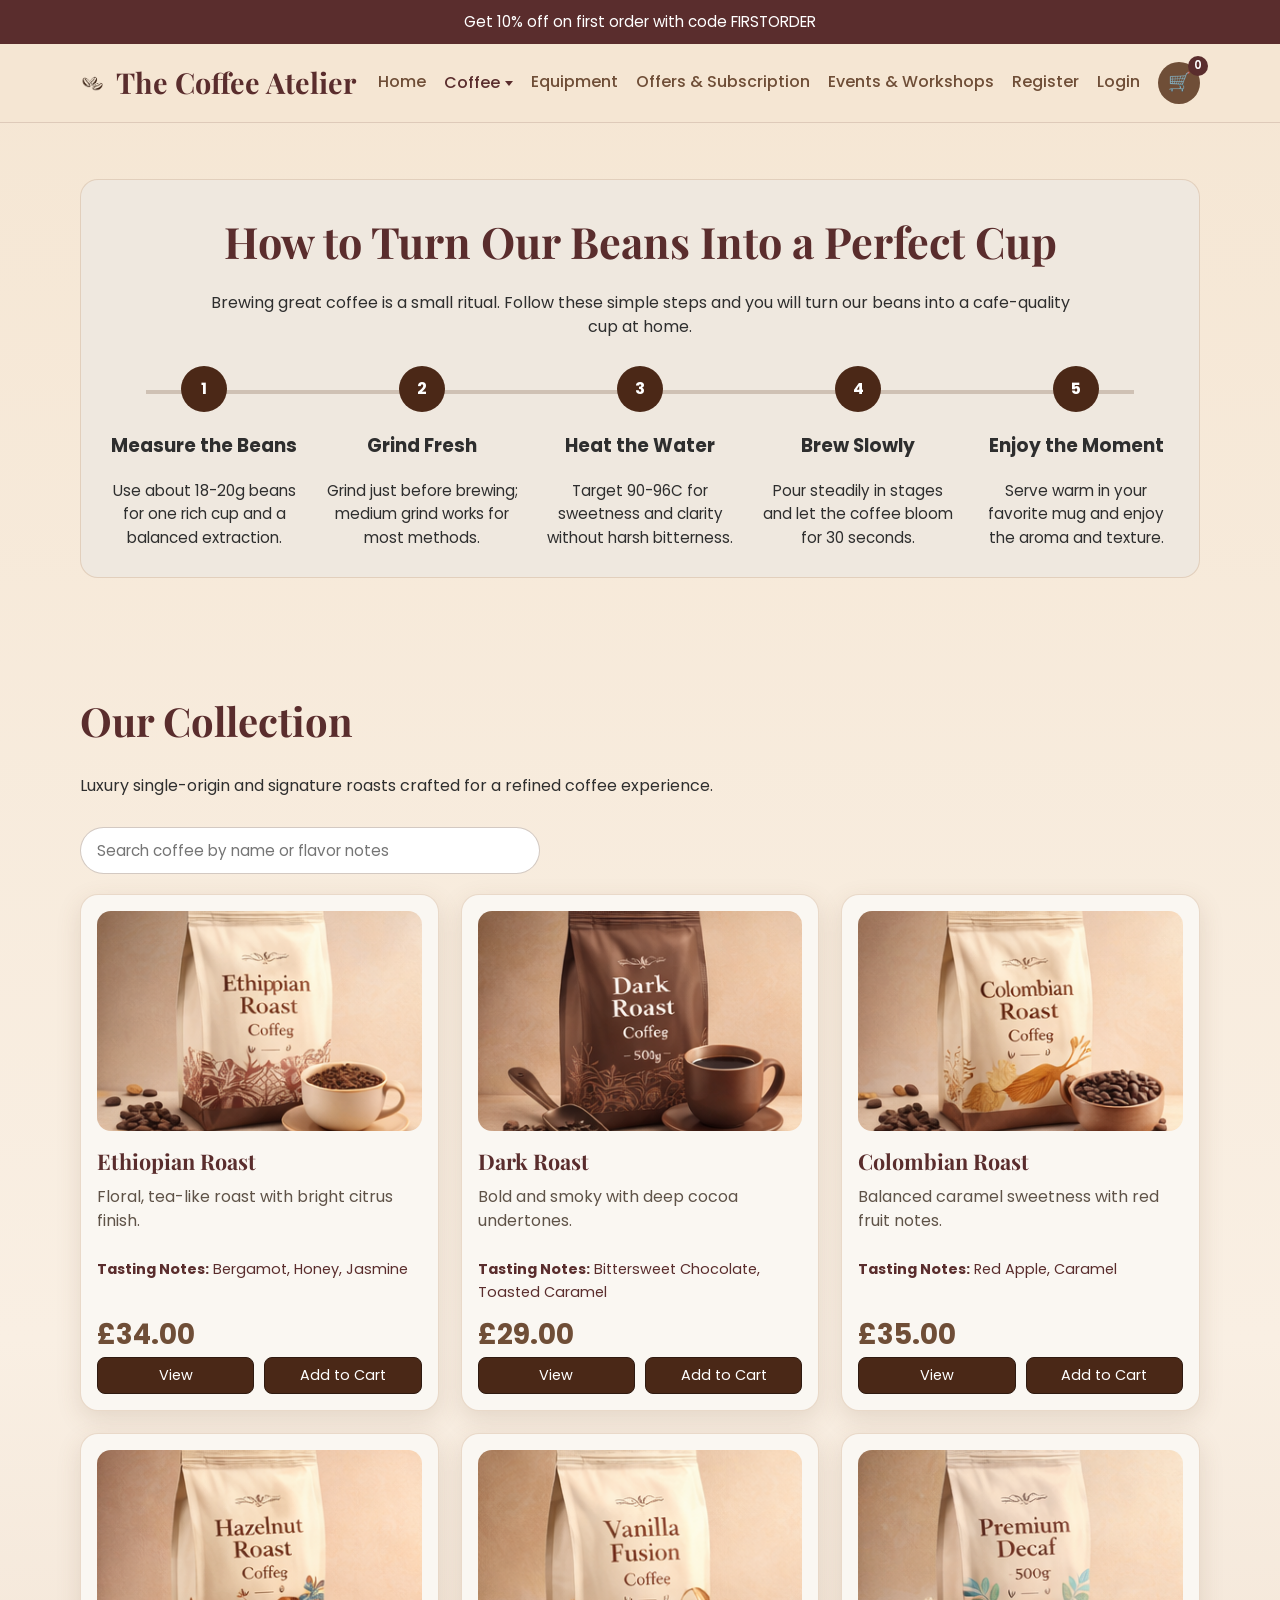
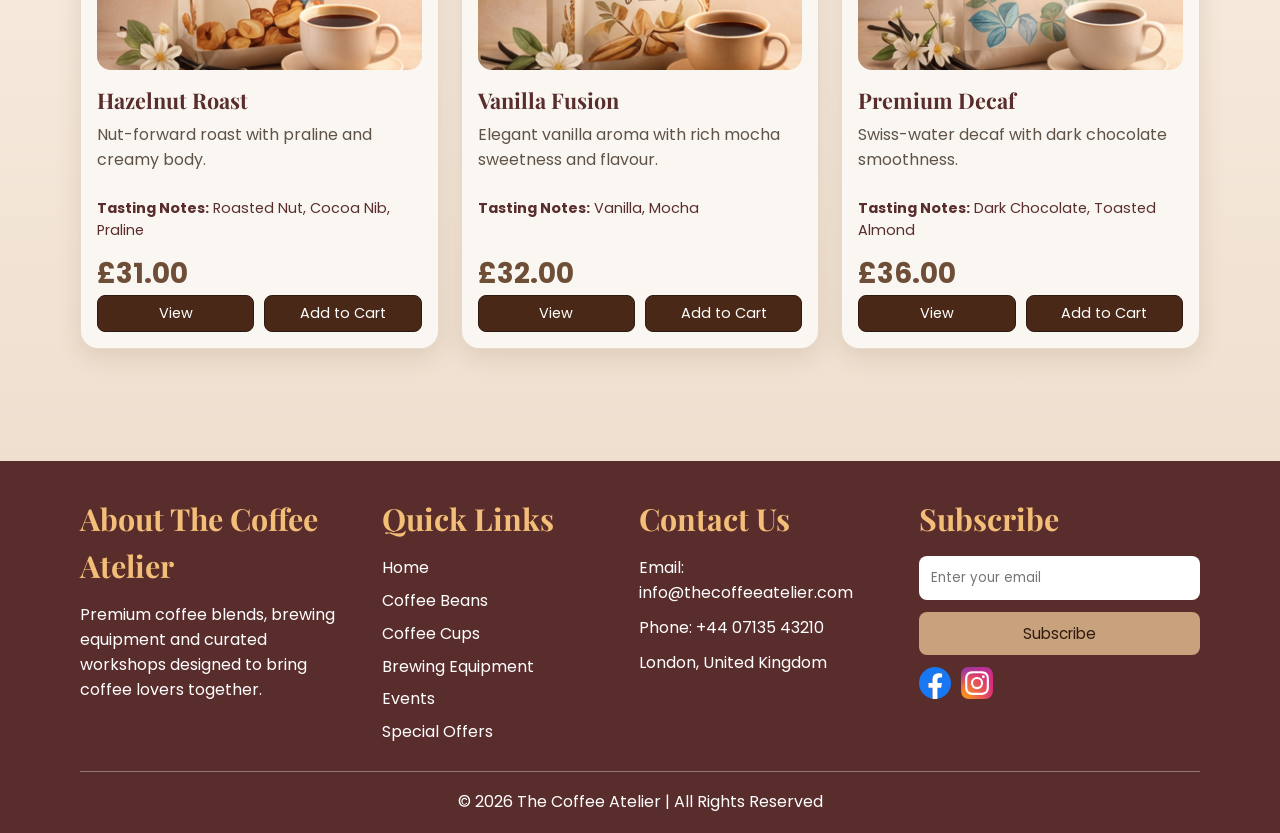
<file: beans.html>
<!DOCTYPE html>
<html lang="en">
<head>
  <meta charset="UTF-8">
  <meta name="viewport" content="width=device-width, initial-scale=1.0">
  <title>The Coffee Atelier | Coffee Beans</title>
  <link rel="preconnect" href="https://fonts.googleapis.com">
  <link rel="preconnect" href="https://fonts.gstatic.com" crossorigin>
  <link href="https://fonts.googleapis.com/css2?family=Great+Vibes&family=Playfair+Display:wght@500;700&family=Poppins:wght@300;400;500;600&display=swap" rel="stylesheet">
  <link rel="stylesheet" href="css/style.css">
</head>
<body>
  <div class="top-banner">Get 10% off on first order with code FIRSTORDER</div>
  <header class="site-header">
    <div class="container header-inner">
      <a class="logo" href="index.html"><img src="images/logo.png" alt="The Coffee Atelier logo"><span>The Coffee Atelier</span></a>
      <div class="nav-wrap">
        <nav class="site-nav">
          <a href="index.html">Home</a>
          <div class="nav-dropdown">
            <span class="nav-dropdown-toggle active">Coffee</span>
            <div class="nav-dropdown-menu">
              <a class="active" href="beans.html">Beans</a>
              <a href="coffee.html">Coffee</a>
            </div>
          </div>
          <a href="equipment.html">Equipment</a>
          <a href="offers.html">Offers &amp; Subscription</a>
          <a href="events.html">Events &amp; Workshops</a>
          <a href="signup.html">Register</a>
          <a href="login.html">Login</a>
        </nav>
        <a class="cart-link" href="cart.html" aria-label="Cart">
          <span>&#128722;</span>
          <span class="cart-badge" id="cartBadge">0</span>
        </a>
      </div>
    </div>
  </header>

  <main>
    <section>
      <div class="container">
        <div class="brew-section">
          <div class="brew-head">
            <h2>How to Turn Our Beans Into a Perfect Cup</h2>
            <p>Brewing great coffee is a small ritual. Follow these simple steps and you will turn our beans into a cafe-quality cup at home.</p>
          </div>
          <div class="brew-steps">
            <div class="brew-step">
              <div class="brew-step-number">1</div>
              <h3>Measure the Beans</h3>
              <p>Use about 18-20g beans for one rich cup and a balanced extraction.</p>
            </div>
            <div class="brew-step">
              <div class="brew-step-number">2</div>
              <h3>Grind Fresh</h3>
              <p>Grind just before brewing; medium grind works for most methods.</p>
            </div>
            <div class="brew-step">
              <div class="brew-step-number">3</div>
              <h3>Heat the Water</h3>
              <p>Target 90-96C for sweetness and clarity without harsh bitterness.</p>
            </div>
            <div class="brew-step">
              <div class="brew-step-number">4</div>
              <h3>Brew Slowly</h3>
              <p>Pour steadily in stages and let the coffee bloom for 30 seconds.</p>
            </div>
            <div class="brew-step">
              <div class="brew-step-number">5</div>
              <h3>Enjoy the Moment</h3>
              <p>Serve warm in your favorite mug and enjoy the aroma and texture.</p>
            </div>
          </div>
        </div>
      </div>
    </section>

    <section>
      <div class="container">
        <h1 class="section-title">Our Collection</h1>
        <p class="section-subtext">Luxury single-origin and signature roasts crafted for a refined coffee experience.</p>
        <div class="catalog-tools">
          <div class="catalog-search">
            <label for="coffeeSearch" class="sr-only">Search coffee products</label>
            <input id="coffeeSearch" class="search-input" type="search" placeholder="Search coffee by name or flavor notes" aria-label="Search coffee products">
          </div>
          <p id="coffeeSearchEmpty" class="search-empty" hidden>No coffee products match your search.</p>
        </div>
        <div class="collection-grid" id="coffeeGrid">
          <article class="card product-card product-card-horizontal" data-id="coffee-1" data-name="Ethiopian Roast" data-price="34.00" data-image="images/ethiopian-roast.png" data-short="Floral, tea-like roast with bright citrus finish." data-description="Our Ethiopian Roast is sourced from high-altitude heirloom varietals and roasted to highlight floral aromatics, bergamot brightness, and a delicate honey sweetness. It is elegant, clean, and layered for specialty drinkers." data-usage="Use 18g coffee to 300ml water at 93C. Ideal for pour-over and Chemex. Keep bloom at 30-40 seconds for maximum aroma.">
            <img src="images/ethiopian-roast.png" alt="Ethiopian Roast">
            <div class="card-content">
              <h2 class="product-title">Ethiopian Roast</h2>
              <p class="product-one-liner">Floral, tea-like roast with bright citrus finish.</p>
              <p class="tasting-notes"><strong>Tasting Notes:</strong> Bergamot, Honey, Jasmine</p>
              <p class="price">&pound;34.00</p>
              <div class="btn-row">
                <button class="btn btn-outline" data-action="view">View</button>
                <button class="btn btn-primary" data-action="add">Add to Cart</button>
              </div>
            </div>
          </article>

          <article class="card product-card product-card-horizontal" data-id="coffee-2" data-name="Dark Roast" data-price="29.00" data-image="images/dark-roast.png" data-short="Bold and smoky with deep cocoa undertones." data-description="Dark Roast is a premium full-bodied profile designed for intensity lovers. Expect rich bittersweet chocolate, toasted caramel, and a long, velvety finish that pairs beautifully with milk or as a short black." data-usage="Best for espresso or moka pot. Dose 18-20g for a 1:2 ratio shot in 26-30 seconds. For French press, use coarse grind and 4-minute steep.">
            <img src="images/dark-roast.png" alt="Dark Roast">
            <div class="card-content">
              <h2 class="product-title">Dark Roast</h2>
              <p class="product-one-liner">Bold and smoky with deep cocoa undertones.</p>
              <p class="tasting-notes"><strong>Tasting Notes:</strong> Bittersweet Chocolate, Toasted Caramel</p>
              <p class="price">&pound;29.00</p>
              <div class="btn-row">
                <button class="btn btn-outline" data-action="view">View</button>
                <button class="btn btn-primary" data-action="add">Add to Cart</button>
              </div>
            </div>
          </article>

          <article class="card product-card product-card-horizontal" data-id="coffee-3" data-name="Colombian Roast" data-price="35.00" data-image="images/colombian-roast.png" data-short="Balanced caramel sweetness with red fruit notes." data-description="Colombian Roast is selected from estate lots known for silky body and structured sweetness. This roast delivers red apple brightness, caramel depth, and a smooth finish suited for daily luxury brewing." data-usage="For V60, brew 20g to 320ml water at 92C. Medium grind, circular pours, and a total brew time near 2:45 for optimal clarity.">
            <img src="images/colombian-roast.png" alt="Colombian Roast">
            <div class="card-content">
              <h2 class="product-title">Colombian Roast</h2>
              <p class="product-one-liner">Balanced caramel sweetness with red fruit notes.</p>
              <p class="tasting-notes"><strong>Tasting Notes:</strong> Red Apple, Caramel</p>
              <p class="price">&pound;35.00</p>
              <div class="btn-row">
                <button class="btn btn-outline" data-action="view">View</button>
                <button class="btn btn-primary" data-action="add">Add to Cart</button>
              </div>
            </div>
          </article>

          <article class="card product-card product-card-horizontal" data-id="coffee-4" data-name="Hazelnut Roast" data-price="31.00" data-image="images/hazelnut-roast.png" data-short="Nut-forward roast with praline and creamy body." data-description="Hazelnut Roast is a dessert-like luxury blend with roasted nut character, cocoa nib accents, and a creamy mouthfeel. It is crafted for indulgent cups without overwhelming bitterness." data-usage="Works beautifully as latte base. Pull 18g espresso into 36g output, then pair with textured milk. Also ideal for AeroPress with medium-fine grind.">
            <img src="images/hazelnut-roast.png" alt="Hazelnut Roast">
            <div class="card-content">
              <h2 class="product-title">Hazelnut Roast</h2>
              <p class="product-one-liner">Nut-forward roast with praline and creamy body.</p>
              <p class="tasting-notes"><strong>Tasting Notes:</strong> Roasted Nut, Cocoa Nib, Praline</p>
              <p class="price">&pound;31.00</p>
              <div class="btn-row">
                <button class="btn btn-outline" data-action="view">View</button>
                <button class="btn btn-primary" data-action="add">Add to Cart</button>
              </div>
            </div>
          </article>

          <article class="card product-card product-card-horizontal" data-id="coffee-5" data-name="Vanilla Fusion" data-price="32.00" data-image="images/vanilla-fusion.png" data-short="Elegant vanilla aroma with rich mocha sweetness and flavour." data-description="Vanilla Fusion combines high-grade arabica with natural vanilla infusion for an aromatic, soft, and luxurious profile. It offers creamy sweetness, mocha depth, and smooth acidity for refined palates." data-usage="Ideal for slow drip or flat white. Use medium grind and 1:15 brew ratio. For milk coffee, keep extraction slightly longer for deeper sweetness.">
            <img src="images/vanilla-fusion.png" alt="Vanilla Fusion">
            <div class="card-content">
              <h2 class="product-title">Vanilla Fusion</h2>
              <p class="product-one-liner">Elegant vanilla aroma with rich mocha sweetness and flavour.</p>
              <p class="tasting-notes"><strong>Tasting Notes:</strong> Vanilla, Mocha</p>
              <p class="price">&pound;32.00</p>
              <div class="btn-row">
                <button class="btn btn-outline" data-action="view">View</button>
                <button class="btn btn-primary" data-action="add">Add to Cart</button>
              </div>
            </div>
          </article>

          <article class="card product-card product-card-horizontal" data-id="coffee-6" data-name="Premium Decaf" data-price="36.00" data-image="images/premium-decaf.png" data-short="Swiss-water decaf with dark chocolate smoothness." data-description="Premium Decaf uses a chemical-free process to retain aroma and complexity while removing caffeine. Expect dark chocolate, toasted almond, and a polished finish ideal for late-evening cups." data-usage="Brew as espresso, French press, or filter. Keep water at 92C and avoid over-extraction to preserve natural sweetness.">
            <img src="images/premium-decaf.png" alt="Premium Decaf">
            <div class="card-content">
              <h2 class="product-title">Premium Decaf</h2>
              <p class="product-one-liner">Swiss-water decaf with dark chocolate smoothness.</p>
              <p class="tasting-notes"><strong>Tasting Notes:</strong> Dark Chocolate, Toasted Almond</p>
              <p class="price">&pound;36.00</p>
              <div class="btn-row">
                <button class="btn btn-outline" data-action="view">View</button>
                <button class="btn btn-primary" data-action="add">Add to Cart</button>
              </div>
            </div>
          </article>
        </div>
      </div>
    </section>
  </main>

  <div class="modal-backdrop" id="productModal">
    <div class="modal">
      <div class="modal-header">
        <h3 class="modal-title" id="modalTitle">Product Details</h3>
        <button class="close-btn" id="closeModal">&times;</button>
      </div>
      <div class="modal-body">
        <img id="modalImage" src="images/logo.png" alt="">
        <div>
          <p id="modalDescription"></p>
          <p><strong>How to Use:</strong> <span id="modalUsage"></span></p>
          <p class="price" id="modalPrice"></p>
          <button class="btn btn-primary" id="modalAddBtn">Add to Cart</button>
        </div>
      </div>
    </div>
  </div>

  <footer class="site-footer">
    <div class="container footer-grid">
      <div>
        <h3>About The Coffee Atelier</h3>
        <p>Premium coffee blends, brewing equipment and curated workshops designed to bring coffee lovers together.</p>
      </div>
      <div>
        <h3>Quick Links</h3>
        <div class="footer-links">
          <a href="index.html">Home</a>
          <a href="beans.html">Coffee Beans</a>
          <a href="coffee.html">Coffee Cups</a>
          <a href="equipment.html">Brewing Equipment</a>
          <a href="events.html">Events</a>
          <a href="offers.html">Special Offers</a>
        </div>
      </div>
      <div>
        <h3>Contact Us</h3>
        <div class="footer-contact">
          <p>Email: info@thecoffeeatelier.com</p>
          <p>Phone: +44 07135 43210</p>
          <p>London, United Kingdom</p>
        </div>
      </div>
      <div>
        <h3>Subscribe</h3>
        <form class="footer-subscribe">
          <input type="email" placeholder="Enter your email" required>
          <button type="button" class="btn btn-gold" onclick="alert('Thanks for subscribing!')">Subscribe</button>
        </form>
        <div class="footer-social">
          <a class="social-icon" href="#" aria-label="Facebook"><img src="images/facebook.svg" alt="Facebook"></a>
          <a class="social-icon" href="#" aria-label="Instagram"><img src="images/instagram.svg" alt="Instagram"></a>
        </div>
      </div>
    </div>
    <div class="container footer-bottom">
      <p>&copy; 2026 The Coffee Atelier | All Rights Reserved</p>
    </div>
  </footer>

  <script src="js/atelier.js"></script>
  <script>
    function setResponsiveViewport() {
      document.documentElement.style.setProperty("--vh", `${window.innerHeight * 0.01}px`);
    }
    setResponsiveViewport();
    window.addEventListener("resize", setResponsiveViewport);

    function getCart() {
      return JSON.parse(sessionStorage.getItem("cartItems") || "[]");
    }
    function saveCart(cart) {
      Atelier.saveCart(cart);
    }
    function updateBadge() {
      const count = getCart().reduce((sum, item) => sum + item.qty, 0);
      document.getElementById("cartBadge").textContent = count;
    }

    function addToCart(product, qtyToAdd) {
      if (!Atelier.requireLogin()) return false;
      const qty = Number(qtyToAdd) > 0 ? Number(qtyToAdd) : 1;
      const cart = getCart();
      const existing = cart.find((item) => item.id === product.id);
      if (existing) existing.qty += qty;
      else cart.push({ ...product, qty });
      saveCart(cart);
      updateBadge();
      return true;
    }

    function getProductFromCard(card) {
      return {
        id: card.dataset.id,
        name: card.dataset.name,
        price: Number(card.dataset.price),
        image: card.dataset.image,
        description: card.dataset.description,
        usage: card.dataset.usage
      };
    }

    const coffeeGrid = document.getElementById("coffeeGrid");
    const coffeeSearch = document.getElementById("coffeeSearch");
    const coffeeSearchEmpty = document.getElementById("coffeeSearchEmpty");
    const modal = document.getElementById("productModal");
    const modalTitle = document.getElementById("modalTitle");
    const modalImage = document.getElementById("modalImage");
    const modalDescription = document.getElementById("modalDescription");
    const modalUsage = document.getElementById("modalUsage");
    const modalPrice = document.getElementById("modalPrice");
    const modalAddBtn = document.getElementById("modalAddBtn");
    let selectedProduct = null;

    coffeeGrid.addEventListener("click", (event) => {
      const target = event.target;
      const button = target.closest("button");
      const img = target.closest("img");
      
      if (!button && !img) return;

      const card = target.closest(".product-card");
      if (!card) return;

      const product = getProductFromCard(card);
      if (button && button.dataset.action === "add") {
        const qtyInput = card.querySelector(".mini-qty");
        addToCart(product, qtyInput ? qtyInput.value : 1);
        return;
      }

      if ((button && button.dataset.action === "view") || img) {
        selectedProduct = product;
        modalTitle.textContent = product.name;
        modalImage.src = product.image;
        modalImage.alt = product.name;
        modalDescription.textContent = product.description;
        modalUsage.textContent = product.usage;
        modalPrice.innerHTML = `&pound;${product.price.toFixed(2)}`;
        modal.classList.add("show");
      }
    });

    function filterCoffeeProducts(query) {
      const normalized = query.trim().toLowerCase();
      const cards = Array.from(coffeeGrid.querySelectorAll(".product-card"));
      let visibleCount = 0;

      cards.forEach((card) => {
        const name = (card.dataset.name || "").toLowerCase();
        const shortText = (card.dataset.short || "").toLowerCase();
        const description = (card.dataset.description || "").toLowerCase();
        const matches = !normalized || name.includes(normalized) || shortText.includes(normalized) || description.includes(normalized);

        card.style.display = matches ? "" : "none";
        if (matches) visibleCount += 1;
      });

      coffeeSearchEmpty.hidden = visibleCount > 0;
    }

    coffeeSearch.addEventListener("input", () => {
      filterCoffeeProducts(coffeeSearch.value);
    });

    modalAddBtn.addEventListener("click", () => {
      if (!selectedProduct) return;
      if (addToCart(selectedProduct, 1)) {
        modal.classList.remove("show");
      }
    });

    document.getElementById("closeModal").addEventListener("click", () => modal.classList.remove("show"));
    modal.addEventListener("click", (event) => {
      if (event.target === modal) modal.classList.remove("show");
    });

    updateBadge();
  </script>
</body>
</html>
</file>
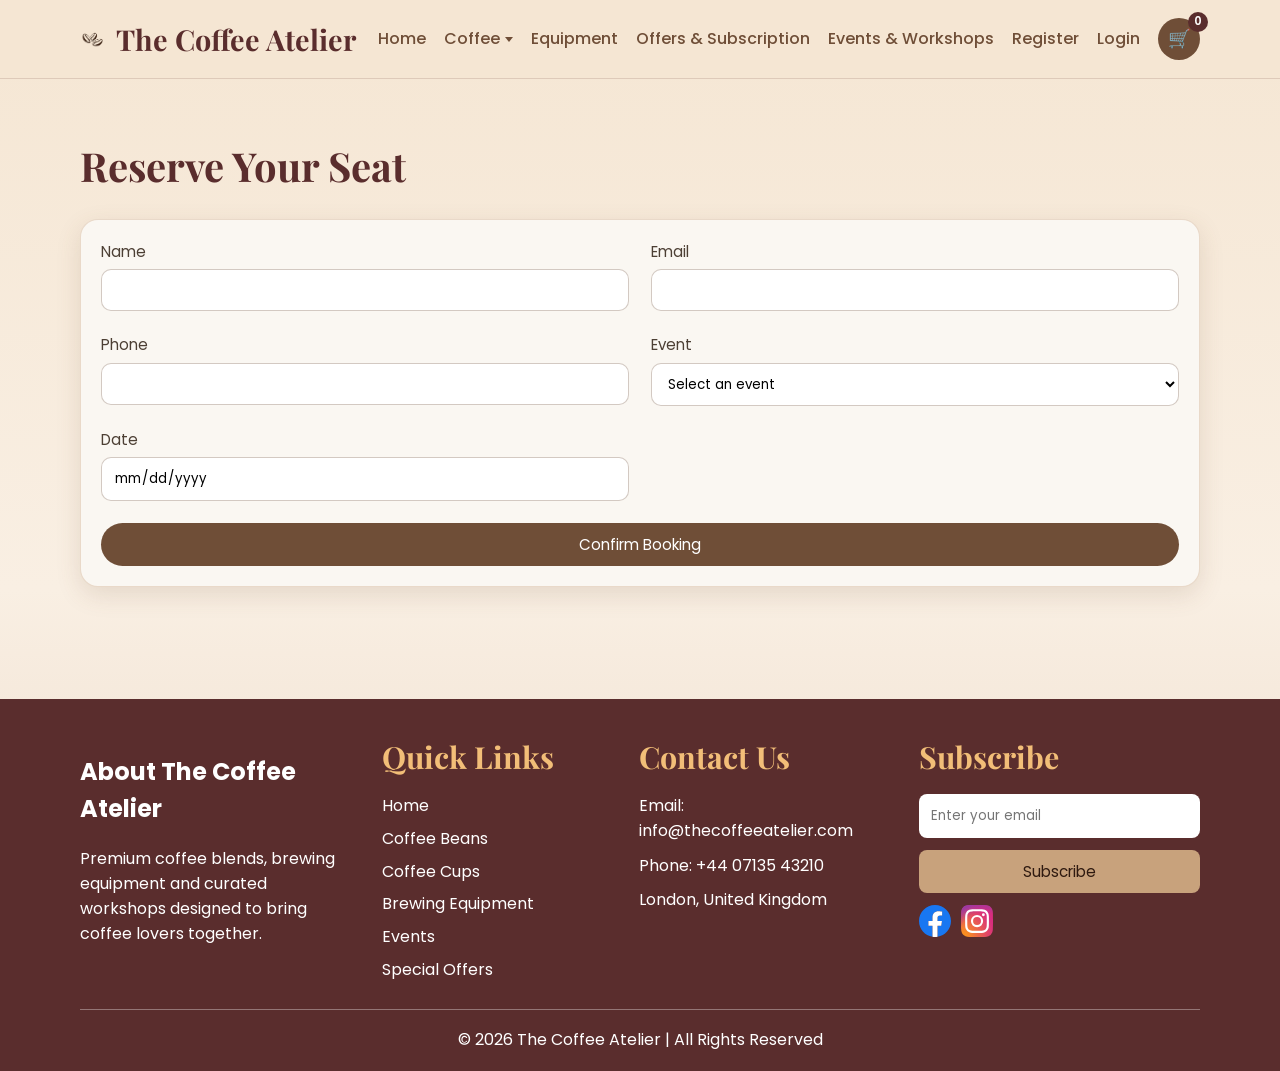
<file: booking.html>
<!DOCTYPE html>
<html lang="en">
<head>
  <meta charset="UTF-8">
  <meta name="viewport" content="width=device-width, initial-scale=1.0">
  <title>The Coffee Atelier | Booking</title>
  <link rel="preconnect" href="https://fonts.googleapis.com">
  <link rel="preconnect" href="https://fonts.gstatic.com" crossorigin>
  <link href="https://fonts.googleapis.com/css2?family=Great+Vibes&family=Playfair+Display:wght@500;700&family=Poppins:wght@300;400;500;600&display=swap" rel="stylesheet">
  <link rel="stylesheet" href="css/style.css">
</head>
<body>
  <header class="site-header">
    <div class="container header-inner">
      <a class="logo" href="index.html"><img src="images/logo.png" alt="The Coffee Atelier logo"><span>The Coffee Atelier</span></a>
      <div class="nav-wrap">
        <nav class="site-nav">
          <a href="index.html">Home</a>
          <div class="nav-dropdown">
            <span class="nav-dropdown-toggle">Coffee</span>
            <div class="nav-dropdown-menu">
              <a href="beans.html">Beans</a>
              <a href="coffee.html">Coffee</a>
            </div>
          </div>
          <a href="equipment.html">Equipment</a>
          <a href="offers.html">Offers &amp; Subscription</a>
          <a href="events.html">Events &amp; Workshops</a>
          <a href="signup.html">Register</a>
          <a href="login.html">Login</a>
        </nav>
        <a class="cart-link" href="cart.html" aria-label="Cart">
          <span>&#128722;</span>
          <span class="cart-badge" id="cartBadge">0</span>
        </a>
      </div>
    </div>
  </header>

  <main>
    <section>
      <div class="container">
        <h1 class="section-title">Reserve Your Seat</h1>
        <div class="form-card">
          <form id="bookingForm" class="form-grid">
            <div class="field">
              <label for="name">Name</label>
              <input id="name" type="text" required>
            </div>
            <div class="field">
              <label for="email">Email</label>
              <input id="email" type="email" required>
            </div>
            <div class="field">
              <label for="phone">Phone</label>
              <input id="phone" type="tel" required>
            </div>
            <div class="field">
              <label for="eventSelect">Event</label>
              <select id="eventSelect" required>
                <option value="">Select an event</option>
                <option value="Coffee Making Basics">Coffee Making Basics</option>
                <option value="Coffee Tasting Lab">Coffee Tasting Lab</option>
                <option value="Pour Over Masterclass">Pour Over Masterclass</option>
                <option value="Espresso Fundamentals">Espresso Fundamentals</option>
                <option value="Latte Art Workshop">Latte Art Workshop</option>
                <option value="Cold Brew and Iced Coffee Workshop">Cold Brew and Iced Coffee Workshop</option>
              </select>
            </div>
            <div class="field">
              <label for="eventDate">Date</label>
              <input id="eventDate" type="date" readonly>
            </div>
            <div class="field full">
              <button class="btn btn-primary" type="submit">Confirm Booking</button>
            </div>
          </form>
        </div>
      </div>
    </section>
  </main>

  <footer class="site-footer">
    <div class="container footer-grid">
      <div>
        <h2>About The Coffee Atelier</h2>
        <p>Premium coffee blends, brewing equipment and curated workshops designed to bring coffee lovers together.</p>
      </div>
      <div>
        <h3>Quick Links</h3>
        <div class="footer-links">
          <a href="index.html">Home</a>
          <a href="beans.html">Coffee Beans</a>
          <a href="coffee.html">Coffee Cups</a>
          <a href="equipment.html">Brewing Equipment</a>
          <a href="events.html">Events</a>
          <a href="offers.html">Special Offers</a>
        </div>
      </div>
      <div>
        <h3>Contact Us</h3>
        <div class="footer-contact">
          <p>Email: info@thecoffeeatelier.com</p>
          <p>Phone: +44 07135 43210</p>
          <p>London, United Kingdom</p>
        </div>
      </div>
      <div>
        <h3>Subscribe</h3>
        <form class="footer-subscribe">
          <input type="email" placeholder="Enter your email" required>
          <button type="button" class="btn btn-gold" onclick="alert('Thanks for subscribing!')">Subscribe</button>
        </form>
        <div class="footer-social">
          <a class="social-icon" href="#" aria-label="Facebook"><img src="images/facebook.svg" alt="Facebook"></a>
          <a class="social-icon" href="#" aria-label="Instagram"><img src="images/instagram.svg" alt="Instagram"></a>
        </div>
      </div>
    </div>
    <div class="container footer-bottom">
      <p>&copy; 2026 The Coffee Atelier | All Rights Reserved</p>
    </div>
  </footer>

  <script src="js/atelier.js"></script>
  <script>
    function setResponsiveViewport() {
      document.documentElement.style.setProperty("--vh", `${window.innerHeight * 0.01}px`);
    }
    setResponsiveViewport();
    window.addEventListener("resize", setResponsiveViewport);

    function getCart() {
      return JSON.parse(sessionStorage.getItem("cartItems") || "[]");
    }
    function saveCart(cart) {
      Atelier.saveCart(cart);
    }
    function updateBadge() {
      const count = getCart().reduce((sum, item) => sum + item.qty, 0);
      document.getElementById("cartBadge").textContent = count;
    }

    function addToCart(item) {
      if (!Atelier.requireLogin()) return false;
      const cart = getCart();
      const existing = cart.find((product) => product.id === item.id);
      if (existing) existing.qty += 1;
      else cart.push({ ...item, qty: 1 });
      saveCart(cart);
      updateBadge();
      return true;
    }

    const eventDates = {
      "Coffee Making Basics": "2026-04-08",
      "Coffee Tasting Lab": "2026-04-14",
      "Pour Over Masterclass": "2026-04-20",
      "Espresso Fundamentals": "2026-04-24",
      "Latte Art Workshop": "2026-04-27",
      "Cold Brew and Iced Coffee Workshop": "2026-05-02"
    };

    const eventImages = {
      "Coffee Making Basics": "images/events.jpg",
      "Coffee Tasting Lab": "images/tasting event.jpg",
      "Pour Over Masterclass": "images/Pour-over event.jpg",
      "Espresso Fundamentals": "images/espresso fundamentals.jpg",
      "Latte Art Workshop": "images/latte art.jpg",
      "Cold Brew and Iced Coffee Workshop": "images/cold brew black coffee.jpg"
    };

    const eventPrices = {
      "Coffee Making Basics": 45,
      "Coffee Tasting Lab": 52,
      "Pour Over Masterclass": 55,
      "Espresso Fundamentals": 58,
      "Latte Art Workshop": 60,
      "Cold Brew and Iced Coffee Workshop": 50
    };

    const eventSelect = document.getElementById("eventSelect");
    const eventDate = document.getElementById("eventDate");

    function syncDateField() {
      eventDate.value = eventDates[eventSelect.value] || "";
    }

    eventSelect.addEventListener("change", syncDateField);

    const params = new URLSearchParams(window.location.search);
    const eventParam = params.get("event");
    if (eventParam && eventDates[eventParam]) {
      eventSelect.value = eventParam;
      syncDateField();
    }

    document.getElementById("bookingForm").addEventListener("submit", (event) => {
      event.preventDefault();
      if (!Atelier.requireLogin()) return;
      const selectedEvent = eventSelect.value;
      if (!selectedEvent || !eventDates[selectedEvent]) {
        alert("Please choose a valid event.");
        return;
      }

      const bookingItem = {
        id: `event-seat-${selectedEvent.toLowerCase().replace(/[^a-z0-9]+/g, "-")}`,
        name: `Event Seat: ${selectedEvent}`,
        price: eventPrices[selectedEvent],
        image: eventImages[selectedEvent] || "images/event1.jpg"
      };

      if (!addToCart(bookingItem)) return;
      alert(`Booking confirmed for ${selectedEvent} on ${eventDates[selectedEvent]}. Added to cart.`);
      window.location.href = "cart.html";
    });
  </script>
</body>
</html>
</file>
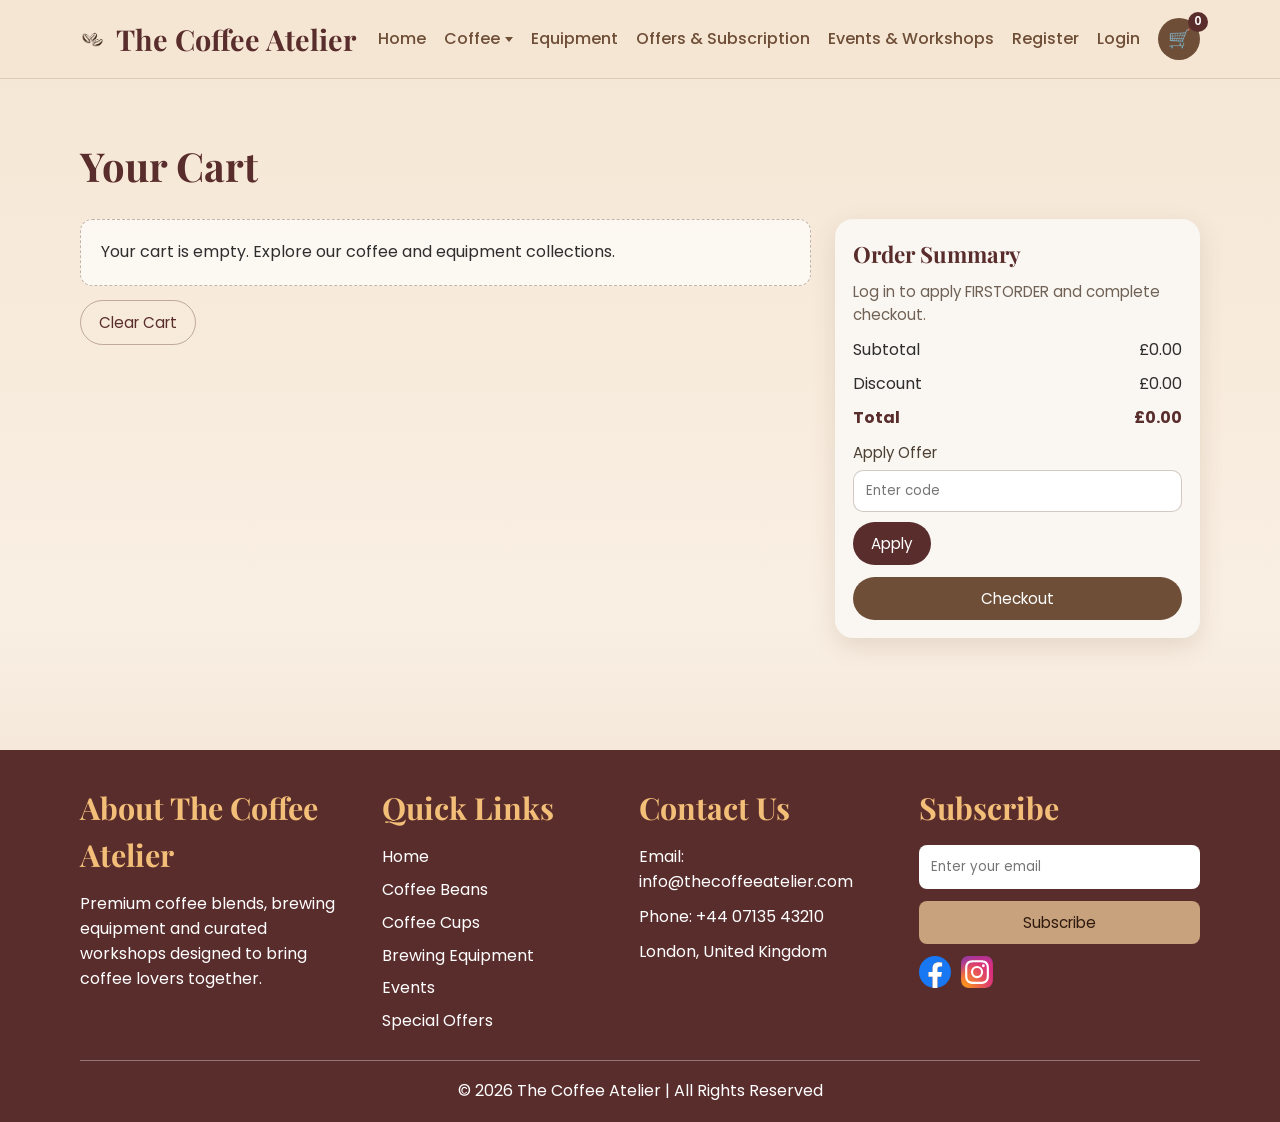
<file: cart.html>
<!DOCTYPE html>
<html lang="en">
<head>
  <meta charset="UTF-8">
  <meta name="viewport" content="width=device-width, initial-scale=1.0">
  <title>The Coffee Atelier | Cart</title>
  <link rel="preconnect" href="https://fonts.googleapis.com">
  <link rel="preconnect" href="https://fonts.gstatic.com" crossorigin>
  <link href="https://fonts.googleapis.com/css2?family=Great+Vibes&family=Playfair+Display:wght@500;700&family=Poppins:wght@300;400;500;600&display=swap" rel="stylesheet">
  <link rel="stylesheet" href="css/style.css">
</head>
<body>
  <header class="site-header">
    <div class="container header-inner">
      <a class="logo" href="index.html"><img src="images/logo.png" alt="The Coffee Atelier logo"><span>The Coffee Atelier</span></a>
      <div class="nav-wrap">
        <nav class="site-nav">
          <a href="index.html">Home</a>
          <div class="nav-dropdown">
            <span class="nav-dropdown-toggle">Coffee</span>
            <div class="nav-dropdown-menu">
              <a href="beans.html">Beans</a>
              <a href="coffee.html">Coffee</a>
            </div>
          </div>
          <a href="equipment.html">Equipment</a>
          <a href="offers.html">Offers &amp; Subscription</a>
          <a href="events.html">Events &amp; Workshops</a>
          <a href="signup.html">Register</a>
          <a href="login.html">Login</a>
        </nav>
        <a class="cart-link" href="cart.html" aria-label="Cart">
          <span>&#128722;</span>
          <span class="cart-badge" id="cartBadge">0</span>
        </a>
      </div>
    </div>
  </header>

  <main>
    <section>
      <div class="container">
        <h1 class="section-title">Your Cart</h1>
        <div class="cart-layout">
          <div>
            <div id="cartItemsWrap"></div>
            <div class="cart-summary-spacer">
              <button class="btn btn-outline" id="clearCart">Clear Cart</button>
            </div>
          </div>
          <aside class="summary">
            <h2 class="section-title cart-summary-title">Order Summary</h2>
            <p id="cartLoginNote" class="cart-login-note"></p>
            <div class="summary-row" id="itemCountRow"><span>Items</span><span id="itemCount">0</span></div>
            <div class="summary-row"><span>Subtotal</span><span id="subtotal">£0.00</span></div>
            <div class="summary-row"><span>Discount</span><span id="discount">£0.00</span></div>
            <div class="summary-row"><strong>Total</strong><strong id="total">£0.00</strong></div>
            <div class="field cart-offer-field">
              <label for="offerCode">Apply Offer</label>
              <input id="offerCode" type="text" placeholder="Enter code">
            </div>
            <button class="btn btn-secondary" id="applyOfferBtn">Apply</button>
            <button class="btn btn-primary cart-checkout-btn" id="checkoutBtn">Checkout</button>
          </aside>
        </div>
      </div>
    </section>
  </main>

  <footer class="site-footer">
    <div class="container footer-grid">
      <div>
        <h3>About The Coffee Atelier</h3>
        <p>Premium coffee blends, brewing equipment and curated workshops designed to bring coffee lovers together.</p>
      </div>
      <div>
        <h3>Quick Links</h3>
        <div class="footer-links">
          <a href="index.html">Home</a>
          <a href="beans.html">Coffee Beans</a>
          <a href="coffee.html">Coffee Cups</a>
          <a href="equipment.html">Brewing Equipment</a>
          <a href="events.html">Events</a>
          <a href="offers.html">Special Offers</a>
        </div>
      </div>
      <div>
        <h3>Contact Us</h3>
        <div class="footer-contact">
          <p>Email: info@thecoffeeatelier.com</p>
          <p>Phone: +44 07135 43210</p>
          <p>London, United Kingdom</p>
        </div>
      </div>
      <div>
        <h3>Subscribe</h3>
        <form class="footer-subscribe">
          <input type="email" placeholder="Enter your email" required>
          <button type="button" class="btn btn-gold" onclick="alert('Thanks for subscribing!')">Subscribe</button>
        </form>
        <div class="footer-social">
          <a class="social-icon" href="#" aria-label="Facebook"><img src="images/facebook.svg" alt="Facebook"></a>
          <a class="social-icon" href="#" aria-label="Instagram"><img src="images/instagram.svg" alt="Instagram"></a>
        </div>
      </div>
    </div>
    <div class="container footer-bottom">
      <p>&copy; 2026 The Coffee Atelier | All Rights Reserved</p>
    </div>
  </footer>

  <script src="js/atelier.js"></script>
  <script>
    function setResponsiveViewport() {
      document.documentElement.style.setProperty("--vh", `${window.innerHeight * 0.01}px`);
    }
    setResponsiveViewport();
    window.addEventListener("resize", setResponsiveViewport);

    const cartWrap = document.getElementById("cartItemsWrap");
    const subtotalEl = document.getElementById("subtotal");
    const discountEl = document.getElementById("discount");
    const totalEl = document.getElementById("total");
    const itemCountRow = document.getElementById("itemCountRow");
    const itemCountEl = document.getElementById("itemCount");
    const offerInput = document.getElementById("offerCode");
    const applyOfferBtn = document.getElementById("applyOfferBtn");
    const cartLoginNote = document.getElementById("cartLoginNote");

    function calculateSubtotal(cart) {
      return cart.reduce((sum, item) => sum + item.price * item.qty, 0);
    }

    function resolveCartImage(item) {
      const imageByName = {
        "Ethiopian Roast": "images/ethiopian-roast.png",
        "Dark Roast": "images/dark-roast.png",
        "Colombian Roast": "images/colombian-roast.png",
        "Hazelnut Roast": "images/hazelnut-roast.png",
        "Vanilla Fusion": "images/vanilla-fusion.png",
        "Premium Decaf": "images/premium-decaf.png",
        "French Press": "images/french-press.png",
        "Espresso Machine": "images/espresso-machine.png",
        "AeroPress": "images/aeropress.png",
        "Needle Distributor": "images/needle-distributor.png",
        "Moka Pot": "images/moka-pot.png",
        "Cold Brew Maker": "images/cold-brew maker.png",
        "Coffee Grinder": "images/coffee-grinder.png",
        "Starter Subscription Plan": "images/picture4.jpg",
        "Atelier Subscription Plan": "images/picture4.jpg",
        "Collector Subscription Plan": "images/picture4.jpg",
        "Event Seat: Coffee Making Basics": "images/events.jpg",
        "Event Seat: Coffee Tasting Lab": "images/tasting event.jpg",
        "Event Seat: Pour Over Masterclass": "images/Pour-over event.jpg",
        "Event Seat: Espresso Fundamentals": "images/espresso fundamentals.jpg",
        "Event Seat: Latte Art Workshop": "images/latte art.jpg",
        "Event Seat: Cold Brew and Iced Coffee Workshop": "images/cold brew black coffee.jpg"
      };

      if (imageByName[item.name]) return imageByName[item.name];
      if (item.image && item.image.trim() !== "") return item.image;
      return "images/logo.png";
    }

    function renderCart() {
      const cart = Atelier.getCart();
      const discountRate = Atelier.getDiscountRate();
      cartWrap.innerHTML = "";

      if (!cart.length) {
        cartWrap.innerHTML = `<div class="empty-note">Your cart is empty. Explore our coffee and equipment collections.</div>`;
      } else {
        cart.forEach((item) => {
          const imageSrc = resolveCartImage(item);
          const isSubscriptionPlan = typeof item.baseId === "string" && item.baseId.startsWith("sub-");
          const selectedPackList = Array.isArray(item.selectedCoffeePacks) ? item.selectedCoffeePacks : [];
          const selectedCoffeeText = selectedPackList.length
            ? selectedPackList.map((pack) => `${pack.coffee} (${pack.size})`).join(", ")
            : (Array.isArray(item.selectedCoffees) && item.selectedCoffees.length ? item.selectedCoffees.join(", ") : "");
          const monthlyPacksText = isSubscriptionPlan && Number(item.monthlyPacks) > 0
            ? `<p class="cart-item-detail">Monthly quantity: ${item.monthlyPacks} packs</p>`
            : "";
          const sizeMixText = isSubscriptionPlan && item.sizeMixSummary
            ? `<p class="cart-item-detail">Pack sizes: ${item.sizeMixSummary}</p>`
            : "";
          const subscriptionPriceText = isSubscriptionPlan && Number.isFinite(item.basePrice)
            ? `<p class="cart-item-detail">Base plan price: £${Number(item.basePrice).toFixed(2)} | Adjusted by size: £${item.price.toFixed(2)}</p>`
            : "";
          const selectedCoffeeDetailsText = selectedCoffeeText
            ? `<p class="cart-item-detail">Selected coffees: ${selectedCoffeeText}</p>`
            : "";
          const article = document.createElement("article");
          article.className = "cart-item";
          article.innerHTML = `
            <img src="${imageSrc}" alt="${item.name}" onerror="this.onerror=null;this.src='images/logo.png';">
            <div>
              <h3 class="cart-item-title">${item.name}</h3>
              <p class="cart-item-price">£${item.price.toFixed(2)}</p>
              ${monthlyPacksText}
              ${sizeMixText}
              ${subscriptionPriceText}
              ${selectedCoffeeDetailsText}
              <button class="btn btn-outline cart-remove-btn" data-remove="${item.id}">Remove</button>
            </div>
            <div class="qty-controls">
              <button class="qty-btn" data-dec="${item.id}">-</button>
              <span>${item.qty}</span>
              <button class="qty-btn" data-inc="${item.id}">+</button>
            </div>
          `;
          cartWrap.appendChild(article);
        });
      }

      const itemCount = cart.reduce((sum, item) => sum + Number(item.qty || 0), 0);
      const subtotal = calculateSubtotal(cart);
      const discount = subtotal * discountRate;
      const total = subtotal - discount;
      itemCountEl.textContent = String(itemCount);
      itemCountRow.style.display = cart.length ? "flex" : "none";
      subtotalEl.textContent = `£${subtotal.toFixed(2)}`;
      discountEl.textContent = `£${discount.toFixed(2)}`;
      totalEl.textContent = `£${total.toFixed(2)}`;

      cartLoginNote.textContent = Atelier.isLoggedIn()
        ? "Logged in customers can apply FIRSTORDER once for 10% off."
        : "Log in to apply FIRSTORDER and complete checkout.";

      Atelier.updateCartBadges();
    }

    cartWrap.addEventListener("click", (event) => {
      const cart = Atelier.getCart();
      const incId = event.target.dataset.inc;
      const decId = event.target.dataset.dec;
      const removeId = event.target.dataset.remove;

      if (incId) {
        const product = cart.find((item) => item.id === incId);
        if (product) product.qty += 1;
      }
      if (decId) {
        const product = cart.find((item) => item.id === decId);
        if (product && product.qty > 1) product.qty -= 1;
      }
      if (removeId) {
        const updatedCart = cart.filter((item) => item.id !== removeId);
        Atelier.saveCart(updatedCart);
        renderCart();
        return;
      }

      Atelier.saveCart(cart);
      renderCart();
    });

    document.getElementById("clearCart").addEventListener("click", () => {
      Atelier.clearCart();
      Atelier.clearDiscount();
      Atelier.clearCheckoutDraft();
      offerInput.value = "";
      renderCart();
    });

    applyOfferBtn.addEventListener("click", () => {
      if (!Atelier.requireLogin()) return;

      const code = offerInput.value.trim().toUpperCase();
      if (code === "FIRSTORDER") {
        Atelier.applyFirstOrderDiscount();
      } else {
        Atelier.setDiscount(0, "");
        alert("Invalid offer code.");
      }
      renderCart();
    });

    document.getElementById("checkoutBtn").addEventListener("click", () => {
      if (!Atelier.requireLogin()) return;

      const cart = Atelier.getCart();
      if (!cart.length) {
        alert("Your cart is empty.");
        return;
      }

      const subtotal = calculateSubtotal(cart);
      const discountRate = Atelier.getDiscountRate();
      const discount = subtotal * discountRate;
      const total = subtotal - discount;
      Atelier.setCheckoutDraft({
        items: cart,
        subtotal,
        discountRate,
        discount,
        total,
        discountCode: sessionStorage.getItem("discountCode") || "",
        createdAt: new Date().toISOString()
      });
      window.location.href = "payment.html";
    });

    renderCart();
  </script>
</body>
</html>
</file>
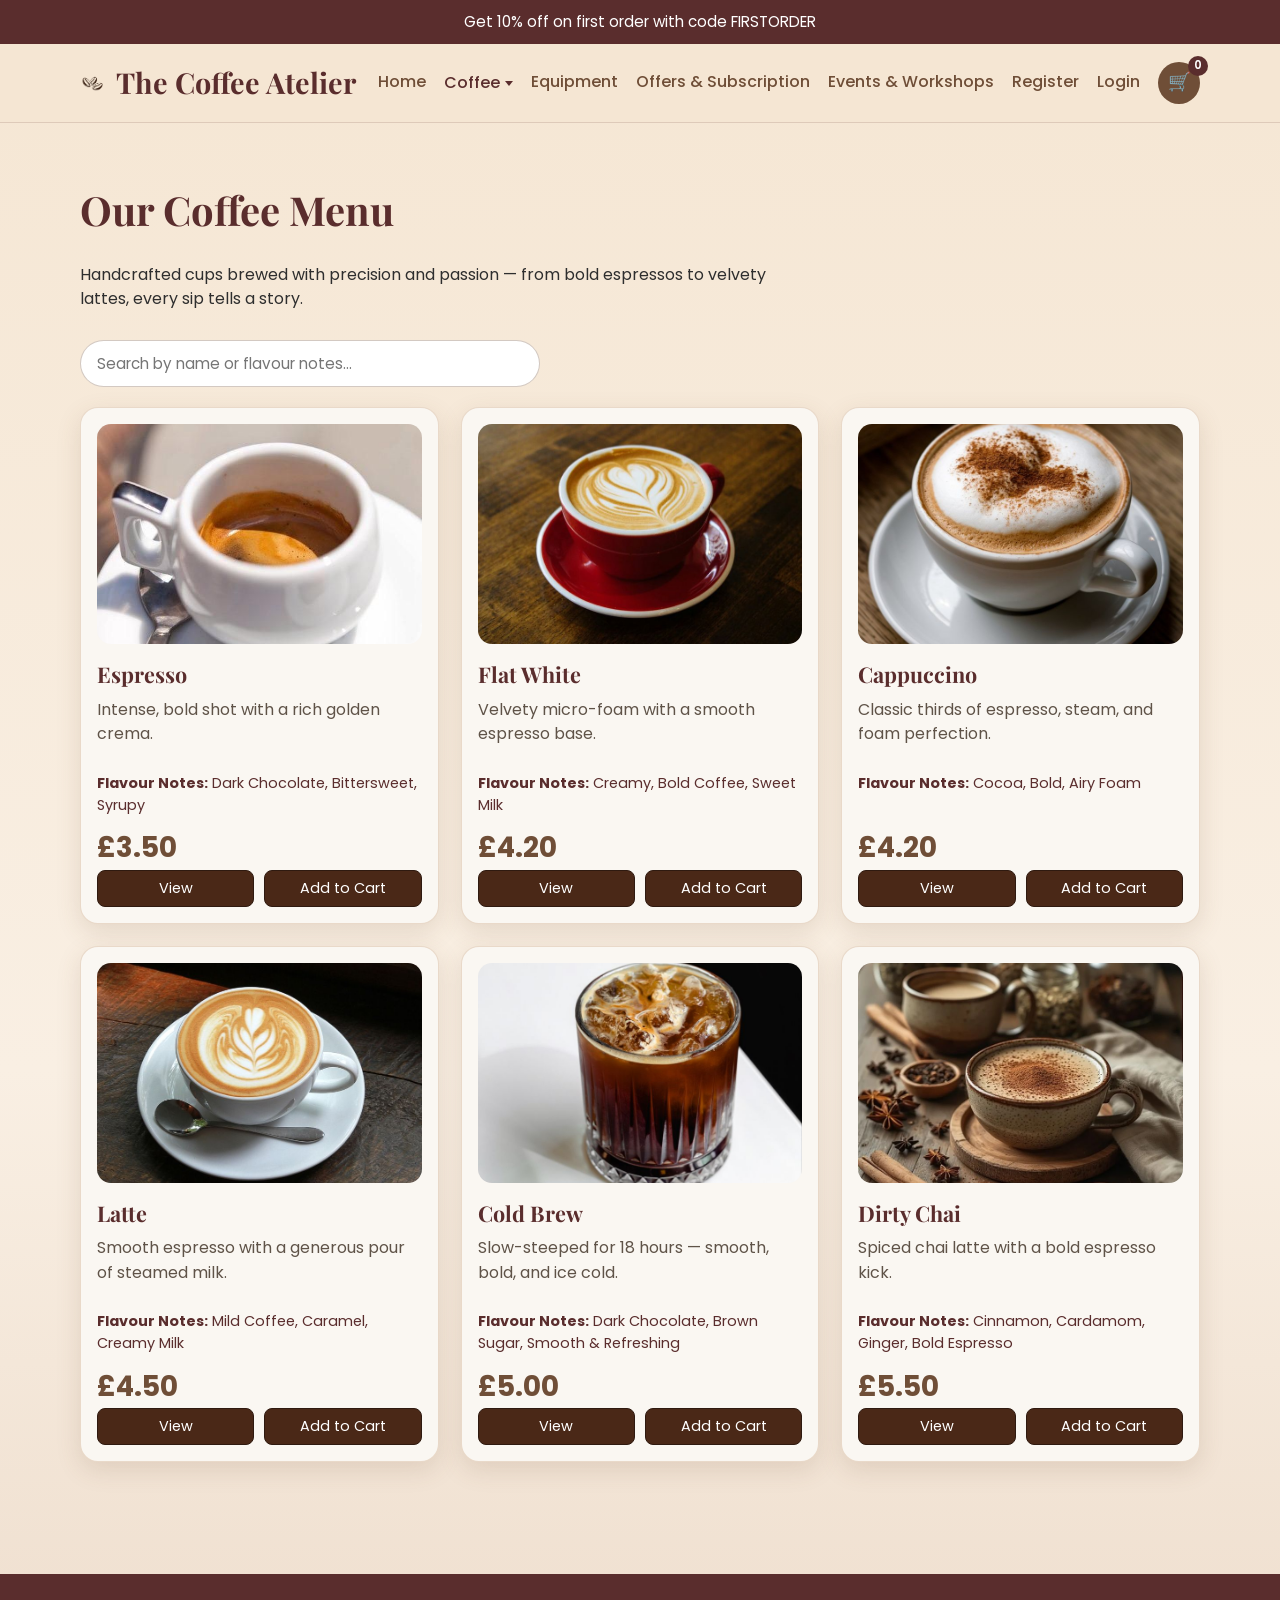
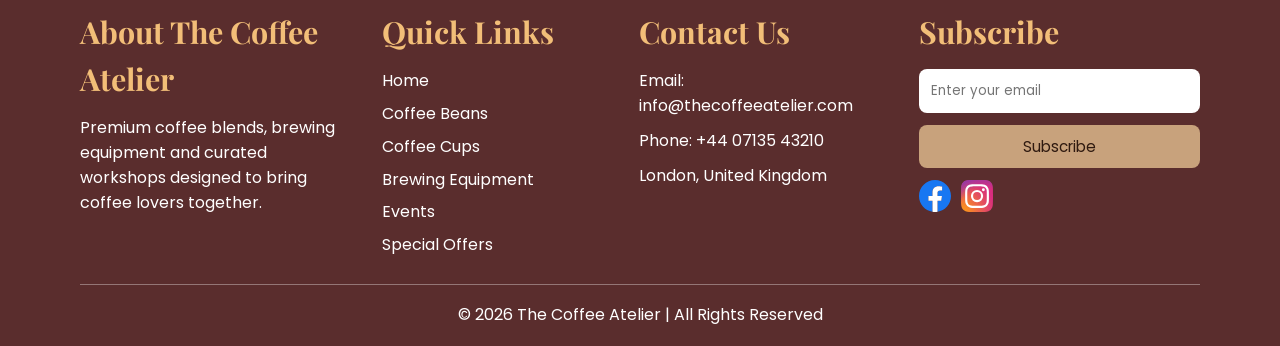
<file: coffee.html>
<!DOCTYPE html>
<html lang="en">

<head>
  <meta charset="UTF-8">
  <meta name="viewport" content="width=device-width, initial-scale=1.0">
  <title>The Coffee Atelier | Coffee Cups</title>
  <meta name="description"
    content="Discover our handcrafted coffee cups — from classic espressos to indulgent lattes, each created with care and artistry at The Coffee Atelier.">
  <link rel="preconnect" href="https://fonts.googleapis.com">
  <link rel="preconnect" href="https://fonts.gstatic.com" crossorigin>
  <link
    href="https://fonts.googleapis.com/css2?family=Great+Vibes&family=Playfair+Display:wght@500;700&family=Poppins:wght@300;400;500;600&display=swap"
    rel="stylesheet">
  <link rel="stylesheet" href="css/style.css">
</head>

<body>
  <div class="top-banner">Get 10% off on first order with code FIRSTORDER</div>
  <header class="site-header">
    <div class="container header-inner">
      <a class="logo" href="index.html"><img src="images/logo.png" alt="The Coffee Atelier logo"><span>The Coffee
          Atelier</span></a>
      <div class="nav-wrap">
        <nav class="site-nav">
          <a href="index.html">Home</a>
          <div class="nav-dropdown">
            <span class="nav-dropdown-toggle active">Coffee</span>
            <div class="nav-dropdown-menu">
              <a href="beans.html">Beans</a>
              <a class="active" href="coffee.html">Coffee</a>
            </div>
          </div>
          <a href="equipment.html">Equipment</a>
          <a href="offers.html">Offers &amp; Subscription</a>
          <a href="events.html">Events &amp; Workshops</a>
          <a href="signup.html">Register</a>
          <a href="login.html">Login</a>
        </nav>
        <a class="cart-link" href="cart.html" aria-label="Cart">
          <span>&#128722;</span>
          <span class="cart-badge" id="cartBadge">0</span>
        </a>
      </div>
    </div>
  </header>

  <main>
    <section>
      <div class="container">
        <h1 class="section-title">Our Coffee Menu</h1>
        <p class="section-subtext">Handcrafted cups brewed with precision and passion — from bold espressos to velvety
          lattes, every sip tells a story.</p>
        <div class="catalog-tools">
          <div class="catalog-search">
            <label for="cupSearch" class="sr-only">Search coffee cups</label>
            <input id="cupSearch" class="search-input" type="search" placeholder="Search by name or flavour notes…"
              aria-label="Search coffee cups">
          </div>
          <p id="cupSearchEmpty" class="search-empty" hidden>No coffee cups match your search.</p>
        </div>

        <div class="collection-grid" id="cupGrid">


          <article class="card product-card product-card-horizontal" data-id="cup-1" data-name="Espresso"
            data-price="3.50" data-image="images/espresso.jpeg"
            data-short="Intense, bold shot with a rich golden crema."
            data-description="Our signature Espresso is pulled from freshly ground Ethiopian or Colombian beans to achieve a balanced extraction — rich, syrupy body with notes of dark chocolate and a lingering bittersweet finish."
            data-usage="Served as a 30ml double shot. Best enjoyed immediately for the full crema experience. Available hot only.">
            <img src="images/espresso.jpeg" alt="Espresso">
            <div class="card-content">
              <h2 class="product-title">Espresso</h2>
              <p class="product-one-liner">Intense, bold shot with a rich golden crema.</p>
              <p class="tasting-notes"><strong>Flavour
                  Notes:</strong> Dark Chocolate, Bittersweet, Syrupy</p>
              <p class="price">&pound;3.50</p>
              <div class="btn-row">
                <button class="btn btn-outline" data-action="view">View</button>
                <button class="btn btn-primary" data-action="add">Add to Cart</button>
              </div>
            </div>
          </article>


          <article class="card product-card product-card-horizontal" data-id="cup-2" data-name="Flat White"
            data-image="images/flat-white.jpeg"
            data-short="Velvety micro-foam with a smooth espresso base."
            data-description="The Flat White combines a double ristretto shot with precisely steamed micro-foam, creating a silkier, richer alternative to a latte. Expect a bold coffee-forward flavour with a creamy, smooth finish."
            data-usage="Served in a 160ml cup. Milk is steamed to 65°C for maximum sweetness. Can be made with oat, almond, or soy milk.">
            <img src="images/flat-white.jpeg" alt="Flat White">
            <div class="card-content">
              <h2 class="product-title">Flat White</h2>
              <p class="product-one-liner">Velvety micro-foam with a smooth espresso base.</p>
              <p class="tasting-notes"><strong>Flavour
                  Notes:</strong> Creamy, Bold Coffee, Sweet Milk</p>
              <p class="price">&pound;4.20</p>
              <div class="btn-row">
                <button class="btn btn-outline" data-action="view">View</button>
                <button class="btn btn-primary" data-action="add">Add to Cart</button>
              </div>
            </div>
          </article>


          <article class="card product-card product-card-horizontal" data-id="cup-3" data-name="Cappuccino"
            data-price="4.20" data-image="images/Cappuccino.jpeg"
            data-short="Classic thirds of espresso, steam, and foam perfection."
            data-description="A traditional Cappuccino prepared in equal thirds — our Dark Roast espresso, steamed milk, and thick dry foam. Rich, bold, and satisfying with a deep cocoa undertone and a beautifully airy top layer."
            data-usage="Served in a 180ml ceramic cup. Foam is velvety and thick. Dusted with cocoa powder on request.">
            <img src="images/Cappuccino.jpeg" alt="Cappuccino">
            <div class="card-content">
              <h2 class="product-title">Cappuccino</h2>
              <p class="product-one-liner">Classic thirds of espresso, steam, and foam perfection.</p>
              <p class="tasting-notes"><strong>Flavour
                  Notes:</strong> Cocoa, Bold, Airy Foam</p>
              <p class="price">&pound;4.20</p>
              <div class="btn-row">
                <button class="btn btn-outline" data-action="view">View</button>
                <button class="btn btn-primary" data-action="add">Add to Cart</button>
              </div>
            </div>
          </article>

          <article class="card product-card product-card-horizontal" data-id="cup-4" data-name="Latte" data-price="4.50"
            data-image="images/Latte.jpeg" data-short="Smooth espresso with a generous pour of steamed milk."
            data-description="Our Latte is a generous, comforting cup using Colombian Roast espresso layered with steamed full-cream milk and a light foam layer. Ideal for those who love a milder, milkier coffee experience."
            data-usage="Served in a 250ml glass or cup. Available iced or hot. Milk of choice on request.">
            <img src="images/Latte.jpeg" alt="Latte">
            <div class="card-content">
              <h2 class="product-title">Latte</h2>
              <p class="product-one-liner">Smooth espresso with a generous pour of steamed milk.</p>
              <p class="tasting-notes"><strong>Flavour
                  Notes:</strong> Mild Coffee, Caramel, Creamy Milk</p>
              <p class="price">&pound;4.50</p>
              <div class="btn-row">
                <button class="btn btn-outline" data-action="view">View</button>
                <button class="btn btn-primary" data-action="add">Add to Cart</button>
              </div>
            </div>
          </article>

          <article class="card product-card product-card-horizontal" data-id="cup-5" data-name="Cold Brew"
            data-image="images/cold-brew.jpeg"
            data-short="Slow-steeped for 18 hours — smooth, bold, and ice cold."
            data-description="Our Cold Brew is steeped for 18 hours using coarsely ground single-origin beans, producing an ultra-smooth, low-acidity concentrate. Served over ice, it delivers a naturally sweet, full-bodied coffee hit without any bitterness."
            data-usage="Served in a 350ml glass over ice. Dairy-free by default. Oat or almond milk available on request.">
            <img src="images/cold-brew.jpeg" alt="Cold Brew">
            <div class="card-content">
              <h2 class="product-title">Cold Brew</h2>
              <p class="product-one-liner">Slow-steeped for 18 hours — smooth, bold, and ice cold.</p>
              <p class="tasting-notes"><strong>Flavour
                  Notes:</strong> Dark Chocolate, Brown Sugar, Smooth &amp; Refreshing</p>
              <p class="price">&pound;5.00</p>
              <div class="btn-row">
                <button class="btn btn-outline" data-action="view">View</button>
                <button class="btn btn-primary" data-action="add">Add to Cart</button>
              </div>
            </div>
          </article>


          <article class="card product-card product-card-horizontal" data-id="cup-6" data-name="Dirty Chai"
            data-image="images/dirty-chai.jpeg"
            data-short="Spiced chai latte with a bold espresso kick."
            data-description="The Dirty Chai combines our house-spiced chai blend — cinnamon, cardamom, ginger, and clove — with a double shot of espresso and steamed milk. The result is a warming, complex cup that bridges the gap between tea and coffee lovers."
            data-usage="Served in a 280ml cup, hot. Can be made iced on request. Available with oat, almond, or soy milk.">
            <img src="images/dirty-chai.jpeg" alt="Dirty Chai">
            <div class="card-content">
              <h2 class="product-title">Dirty Chai</h2>
              <p class="product-one-liner">Spiced chai latte with a bold espresso kick.</p>
              <p class="tasting-notes"><strong>Flavour
                  Notes:</strong> Cinnamon, Cardamom, Ginger, Bold Espresso</p>
              <p class="price">&pound;5.50</p>
              <div class="btn-row">
                <button class="btn btn-outline" data-action="view">View</button>
                <button class="btn btn-primary" data-action="add">Add to Cart</button>
              </div>
            </div>
          </article>

        </div>
      </div>
    </section>
  </main>


  <div class="modal-backdrop" id="productModal">
    <div class="modal">
      <div class="modal-header">
        <h3 class="modal-title" id="modalTitle">Product Details</h3>
        <button class="close-btn" id="closeModal">&times;</button>
      </div>
      <div class="modal-body">
        <img id="modalImage" src="images/logo.png" alt="">
        <div>
          <p id="modalDescription"></p>
          <p><strong>Serving Info:</strong> <span id="modalUsage"></span></p>
          <p class="price" id="modalPrice"></p>
          <button class="btn btn-primary" id="modalAddBtn">Add to Cart</button>
        </div>
      </div>
    </div>
  </div>

  <footer class="site-footer">
    <div class="container footer-grid">
      <div>
        <h3>About The Coffee Atelier</h3>
        <p>Premium coffee blends, brewing equipment and curated workshops designed to bring coffee lovers together.</p>
      </div>
      <div>
        <h3>Quick Links</h3>
        <div class="footer-links">
          <a href="index.html">Home</a>
          <a href="beans.html">Coffee Beans</a>
          <a href="coffee.html">Coffee Cups</a>
          <a href="equipment.html">Brewing Equipment</a>
          <a href="events.html">Events</a>
          <a href="offers.html">Special Offers</a>
        </div>
      </div>
      <div>
        <h3>Contact Us</h3>
        <div class="footer-contact">
          <p>Email: info@thecoffeeatelier.com</p>
          <p>Phone: +44 07135 43210</p>
          <p>London, United Kingdom</p>
        </div>
      </div>
      <div>
        <h3>Subscribe</h3>
        <form class="footer-subscribe">
          <input type="email" placeholder="Enter your email" required>
          <button type="button" class="btn btn-gold" onclick="alert('Thanks for subscribing!')">Subscribe</button>
        </form>
        <div class="footer-social">
          <a class="social-icon" href="#" aria-label="Facebook"><img src="images/facebook.svg" alt="Facebook"></a>
          <a class="social-icon" href="#" aria-label="Instagram"><img src="images/instagram.svg" alt="Instagram"></a>
        </div>
      </div>
    </div>
    <div class="container footer-bottom">
      <p>&copy; 2026 The Coffee Atelier | All Rights Reserved</p>
    </div>
  </footer>

  <script src="js/atelier.js"></script>
  <script>
    function setResponsiveViewport() {
      document.documentElement.style.setProperty("--vh", `${window.innerHeight * 0.01}px`);
    }
    setResponsiveViewport();
    window.addEventListener("resize", setResponsiveViewport);

    function getCart() {
      return JSON.parse(sessionStorage.getItem("cartItems") || "[]");
    }
    function saveCart(cart) {
      Atelier.saveCart(cart);
    }
    function updateBadge() {
      const count = getCart().reduce((sum, item) => sum + item.qty, 0);
      document.getElementById("cartBadge").textContent = count;
    }

    function addToCart(product, qtyToAdd) {
      if (!Atelier.requireLogin()) return false;
      const qty = Number(qtyToAdd) > 0 ? Number(qtyToAdd) : 1;
      const cart = getCart();
      const existing = cart.find((item) => item.id === product.id);
      if (existing) existing.qty += qty;
      else cart.push({ ...product, qty });
      saveCart(cart);
      updateBadge();
      return true;
    }

    function getProductFromCard(card) {
      return {
        id: card.dataset.id,
        name: card.dataset.name,
        price: Number(card.dataset.price),
        image: card.dataset.image,
        description: card.dataset.description,
        usage: card.dataset.usage
      };
    }

    const cupGrid = document.getElementById("cupGrid");
    const cupSearch = document.getElementById("cupSearch");
    const cupSearchEmpty = document.getElementById("cupSearchEmpty");
    const modal = document.getElementById("productModal");
    const modalTitle = document.getElementById("modalTitle");
    const modalImage = document.getElementById("modalImage");
    const modalDescription = document.getElementById("modalDescription");
    const modalUsage = document.getElementById("modalUsage");
    const modalPrice = document.getElementById("modalPrice");
    const modalAddBtn = document.getElementById("modalAddBtn");
    let selectedProduct = null;

    cupGrid.addEventListener("click", (event) => {
      const target = event.target;
      const button = target.closest("button");
      const img = target.closest("img");

      if (!button && !img) return;

      const card = target.closest(".product-card");
      if (!card) return;

      const product = getProductFromCard(card);
      if (button && button.dataset.action === "add") {
        addToCart(product, 1);
        return;
      }

      if ((button && button.dataset.action === "view") || img) {
        selectedProduct = product;
        modalTitle.textContent = product.name;
        modalImage.src = product.image;
        modalImage.alt = product.name;
        modalDescription.textContent = product.description;
        modalUsage.textContent = product.usage;
        modalPrice.innerHTML = `&pound;${product.price.toFixed(2)}`;
        modal.classList.add("show");
      }
    });

    function filterCupProducts(query) {
      const normalized = query.trim().toLowerCase();
      const cards = Array.from(cupGrid.querySelectorAll(".product-card"));
      let visibleCount = 0;

      cards.forEach((card) => {
        const name = (card.dataset.name || "").toLowerCase();
        const shortText = (card.dataset.short || "").toLowerCase();
        const description = (card.dataset.description || "").toLowerCase();
        const matches = !normalized || name.includes(normalized) || shortText.includes(normalized) || description.includes(normalized);

        card.style.display = matches ? "" : "none";
        if (matches) visibleCount += 1;
      });

      cupSearchEmpty.hidden = visibleCount > 0;
    }

    cupSearch.addEventListener("input", () => {
      filterCupProducts(cupSearch.value);
    });

    modalAddBtn.addEventListener("click", () => {
      if (!selectedProduct) return;
      if (addToCart(selectedProduct, 1)) {
        modal.classList.remove("show");
      }
    });

    document.getElementById("closeModal").addEventListener("click", () => modal.classList.remove("show"));
    modal.addEventListener("click", (event) => {
      if (event.target === modal) modal.classList.remove("show");
    });

    updateBadge();

    const fadeElements = document.querySelectorAll("main > section:not(:first-of-type)");
    const observer = new IntersectionObserver((entries) => {
      entries.forEach(entry => {
        if (entry.isIntersecting) {
          entry.target.classList.add("visible");
          observer.unobserve(entry.target);
        }
      });
    }, { threshold: 0.15 });

    fadeElements.forEach(el => {
      el.classList.add("fade-in-up");
      observer.observe(el);
    });
  </script>
</body>

</html>
</file>
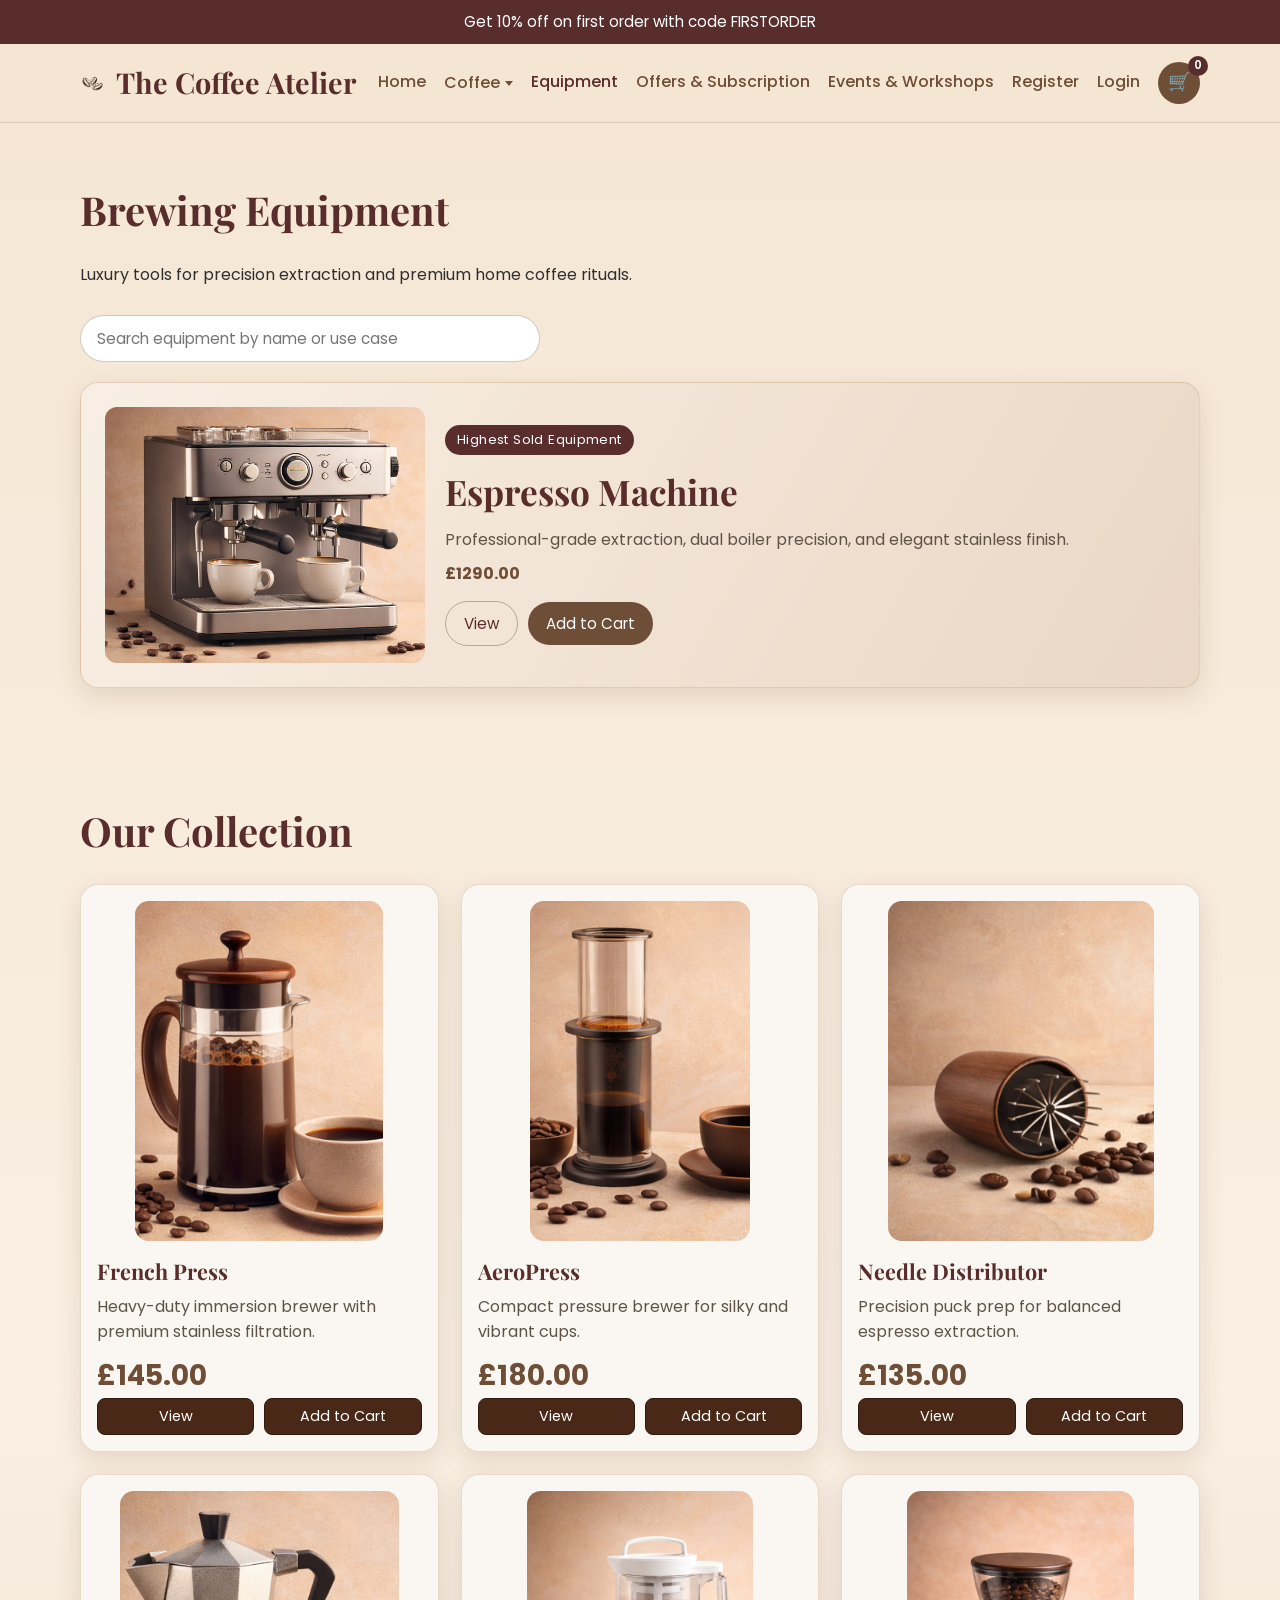
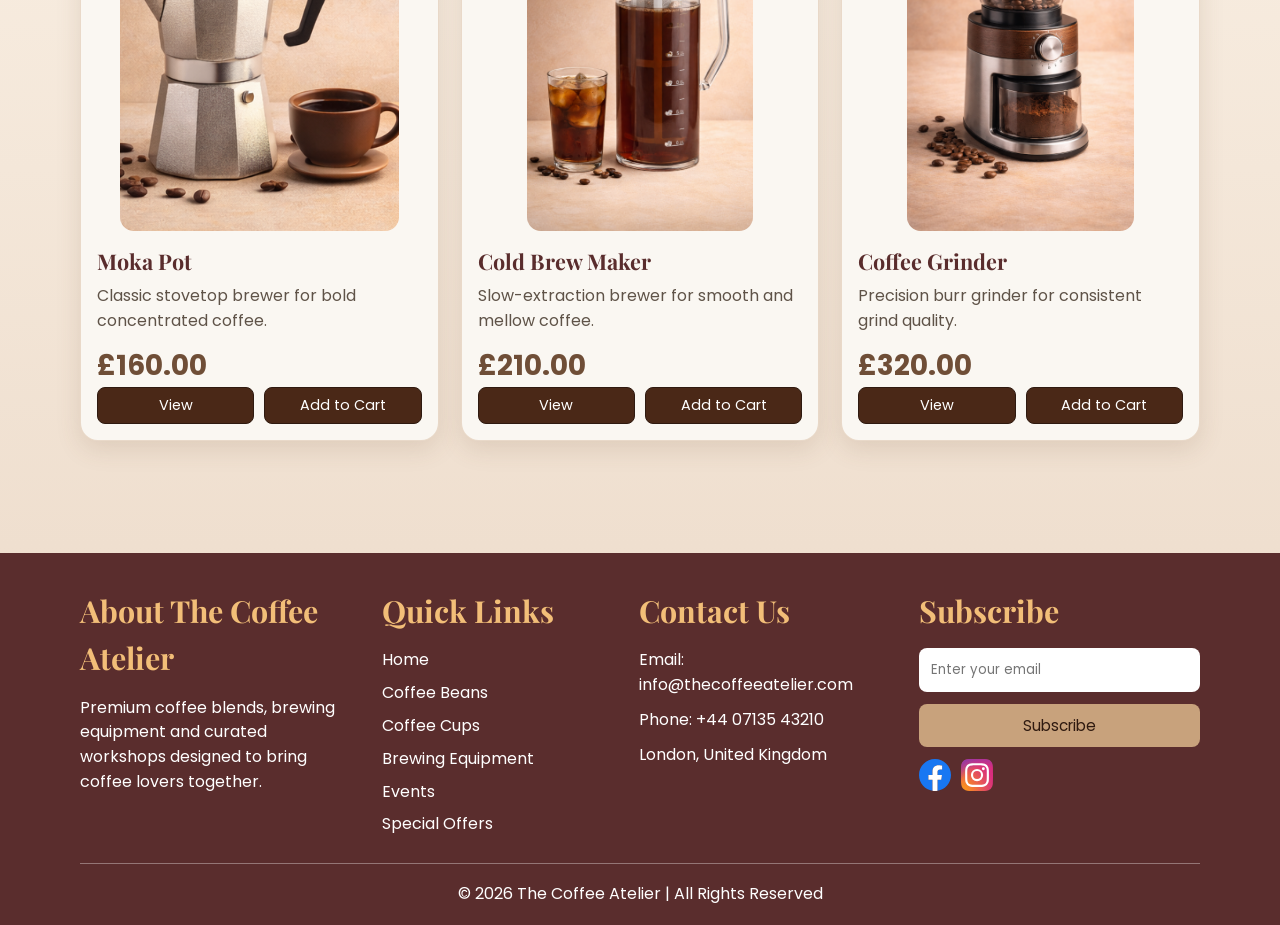
<file: equipment.html>
<!DOCTYPE html>
<html lang="en">
<head>
  <meta charset="UTF-8">
  <meta name="viewport" content="width=device-width, initial-scale=1.0">
  <title>The Coffee Atelier | Equipment</title>
  <link rel="preconnect" href="https://fonts.googleapis.com">
  <link rel="preconnect" href="https://fonts.gstatic.com" crossorigin>
  <link href="https://fonts.googleapis.com/css2?family=Great+Vibes&family=Playfair+Display:wght@500;700&family=Poppins:wght@300;400;500;600&display=swap" rel="stylesheet">
  <link rel="stylesheet" href="css/style.css">
</head>
<body>
  <div class="top-banner">Get 10% off on first order with code FIRSTORDER</div>
  <header class="site-header">
    <div class="container header-inner">
      <a class="logo" href="index.html"><img src="images/logo.png" alt="The Coffee Atelier logo"><span>The Coffee Atelier</span></a>
      <div class="nav-wrap">
        <nav class="site-nav">
          <a href="index.html">Home</a>
          <div class="nav-dropdown">
            <span class="nav-dropdown-toggle">Coffee</span>
            <div class="nav-dropdown-menu">
              <a href="beans.html">Beans</a>
              <a href="coffee.html">Coffee</a>
            </div>
          </div>
          <a class="active" href="equipment.html">Equipment</a>
          <a href="offers.html">Offers &amp; Subscription</a>
          <a href="events.html">Events &amp; Workshops</a>
          <a href="signup.html">Register</a>
          <a href="login.html">Login</a>
        </nav>
        <a class="cart-link" href="cart.html" aria-label="Cart">
          <span>&#128722;</span>
          <span class="cart-badge" id="cartBadge">0</span>
        </a>
      </div>
    </div>
  </header>

  <main id="equipmentPage">
    <section>
      <div class="container">
        <h1 class="section-title">Brewing Equipment</h1>
        <p class="section-subtext">Luxury tools for precision extraction and premium home coffee rituals.</p>
        <div class="catalog-tools">
          <div class="catalog-search">
            <label for="equipmentSearch" class="sr-only">Search equipment products</label>
            <input id="equipmentSearch" class="search-input" type="search" placeholder="Search equipment by name or use case" aria-label="Search equipment products">
          </div>
          <p id="equipmentSearchEmpty" class="search-empty" hidden>No equipment products match your search.</p>
        </div>

        <article class="featured-block product-card" data-id="equip-2" data-name="Espresso Machine" data-price="1290.00" data-image="images/espresso-machine.png" data-description="Our flagship Espresso Machine delivers stable pressure profiling, dual-boiler thermal precision, and professional steam control for cafe-grade extraction at home. Built with premium steel internals and handcrafted detailing." data-usage="Use fresh fine grind, dose 18-20g, tamp evenly, then extract a 1:2 espresso ratio in 25-30 seconds. Purge and steam milk at 60-65C for optimal texture.">
          <img src="images/espresso-machine.png" alt="Espresso Machine">
          <div>
            <span class="featured-tag">Highest Sold Equipment</span>
            <h2 class="section-title equipment-feature-title">Espresso Machine</h2>
            <p class="product-one-liner">Professional-grade extraction, dual boiler precision, and elegant stainless finish.</p>
            <p class="price">&pound;1290.00</p>
            <div class="btn-row">
              <button class="btn btn-outline" data-action="view">View</button>
              <button class="btn btn-primary" data-action="add">Add to Cart</button>
            </div>
          </div>
        </article>
      </div>
    </section>

    <section>
      <div class="container">
        <h2 class="section-title">Our Collection</h2>
        <div class="collection-grid" id="equipmentGrid">
          <article class="card product-card product-card-horizontal" data-id="equip-1" data-name="French Press" data-price="145.00" data-image="images/french-press.png" data-description="An all-metal frame French Press with insulated walls for consistent heat retention and a cleaner body extraction. Designed for rich immersion coffee with long-lasting build quality." data-usage="Use coarse grind coffee. Ratio 1:15. Steep for 4 minutes, press slowly, and serve immediately to avoid over-extraction.">
            <img src="images/french-press.png" alt="French Press">
            <div class="card-content">
              <h3 class="product-title">French Press</h3>
              <p class="product-one-liner">Heavy-duty immersion brewer with premium stainless filtration.</p>
              <p class="price">&pound;145.00</p>
              <div class="btn-row">
                <button class="btn btn-outline" data-action="view">View</button>
                <button class="btn btn-primary" data-action="add">Add to Cart</button>
              </div>
            </div>
          </article>

          <article class="card product-card product-card-horizontal" data-id="equip-3" data-name="AeroPress" data-price="180.00" data-image="images/aeropress.png" data-description="A travel-ready premium AeroPress kit engineered for clean body, smooth acidity, and repeatable extraction. Ideal for enthusiasts who want cafe-level quality with portability." data-usage="Use medium-fine grind. Brew inverted for 90 seconds, then press gently for 20-30 seconds. Excellent for concentrated shots and filter-style cups.">
            <img src="images/aeropress.png" alt="AeroPress">
            <div class="card-content">
              <h3 class="product-title">AeroPress</h3>
              <p class="product-one-liner">Compact pressure brewer for silky and vibrant cups.</p>
              <p class="price">&pound;180.00</p>
              <div class="btn-row">
                <button class="btn btn-outline" data-action="view">View</button>
                <button class="btn btn-primary" data-action="add">Add to Cart</button>
              </div>
            </div>
          </article>

          <article class="card product-card product-card-horizontal" data-id="equip-4" data-name="Needle Distributor" data-price="135.00" data-image="images/needle-distributor.png" data-description="Precision-machined puck prep tool with calibrated needles to break clumps and distribute grounds evenly. Built for high-consistency espresso extraction and channeling prevention." data-usage="Use after dosing into portafilter. Stir gently for even bed distribution, then tamp level and extract your shot.">
            <img src="images/needle-distributor.png" alt="Needle Distributor">
            <div class="card-content">
              <h3 class="product-title">Needle Distributor</h3>
              <p class="product-one-liner">Precision puck prep for balanced espresso extraction.</p>
              <p class="price">&pound;135.00</p>
              <div class="btn-row">
                <button class="btn btn-outline" data-action="view">View</button>
                <button class="btn btn-primary" data-action="add">Add to Cart</button>
              </div>
            </div>
          </article>

          <article class="card product-card product-card-horizontal" data-id="equip-5" data-name="Moka Pot" data-price="160.00" data-image="images/moka-pot.png" data-description="Premium stainless steel Moka Pot engineered for rich stovetop espresso-style coffee with controlled pressure and consistent flavor concentration." data-usage="Fill base with hot water below valve, add fine-medium grounds without tamping, assemble, and brew on low-medium heat until extraction finishes.">
            <img src="images/moka-pot.png" alt="Moka Pot">
            <div class="card-content">
              <h3 class="product-title">Moka Pot</h3>
              <p class="product-one-liner">Classic stovetop brewer for bold concentrated coffee.</p>
              <p class="price">&pound;160.00</p>
              <div class="btn-row">
                <button class="btn btn-outline" data-action="view">View</button>
                <button class="btn btn-primary" data-action="add">Add to Cart</button>
              </div>
            </div>
          </article>

          <article class="card product-card product-card-horizontal" data-id="equip-6" data-name="Cold Brew Maker" data-price="210.00" data-image="images/cold-brew-maker.png" data-description="Luxury glass-and-steel cold brew system designed for smooth low-acidity extraction and multi-serve storage with elegant countertop presentation." data-usage="Add coarse grounds and cold filtered water, steep for 14-18 hours in the refrigerator, then release through filter and serve over ice.">
            <img src="images/cold-brew-maker.png" alt="Cold Brew Maker">
            <div class="card-content">
              <h3 class="product-title">Cold Brew Maker</h3>
              <p class="product-one-liner">Slow-extraction brewer for smooth and mellow coffee.</p>
              <p class="price">&pound;210.00</p>
              <div class="btn-row">
                <button class="btn btn-outline" data-action="view">View</button>
                <button class="btn btn-primary" data-action="add">Add to Cart</button>
              </div>
            </div>
          </article>

          <article class="card product-card product-card-horizontal" data-id="equip-7" data-name="Coffee Grinder" data-price="320.00" data-image="images/coffee-grinder.png" data-description="Professional burr Coffee Grinder with stepless adjustment for espresso to filter ranges, delivering uniform particle size and superior extraction control." data-usage="Choose grind setting by brew method, weigh beans, grind fresh just before brewing, and fine-tune based on shot time or brew flow rate.">
            <img src="images/coffee-grinder.png" alt="Coffee Grinder">
            <div class="card-content">
              <h3 class="product-title">Coffee Grinder</h3>
              <p class="product-one-liner">Precision burr grinder for consistent grind quality.</p>
              <p class="price">&pound;320.00</p>
              <div class="btn-row">
                <button class="btn btn-outline" data-action="view">View</button>
                <button class="btn btn-primary" data-action="add">Add to Cart</button>
              </div>
            </div>
          </article>
        </div>
      </div>
    </section>
  </main>

  <div class="modal-backdrop" id="productModal">
    <div class="modal">
      <div class="modal-header">
        <h3 class="modal-title" id="modalTitle">Product Details</h3>
        <button class="close-btn" id="closeModal">&times;</button>
      </div>
      <div class="modal-body">
        <img id="modalImage" src="images/logo.png" alt="">
        <div>
          <p id="modalDescription"></p>
          <p><strong>How to Use:</strong> <span id="modalUsage"></span></p>
          <p class="price" id="modalPrice"></p>
          <button class="btn btn-primary" id="modalAddBtn">Add to Cart</button>
        </div>
      </div>
    </div>
  </div>

  <footer class="site-footer">
    <div class="container footer-grid">
      <div>
        <h3>About The Coffee Atelier</h3>
        <p>Premium coffee blends, brewing equipment and curated workshops designed to bring coffee lovers together.</p>
      </div>
      <div>
        <h3>Quick Links</h3>
        <div class="footer-links">
          <a href="index.html">Home</a>
          <a href="beans.html">Coffee Beans</a>
          <a href="coffee.html">Coffee Cups</a>
          <a href="equipment.html">Brewing Equipment</a>
          <a href="events.html">Events</a>
          <a href="offers.html">Special Offers</a>
        </div>
      </div>
      <div>
        <h3>Contact Us</h3>
        <div class="footer-contact">
          <p>Email: info@thecoffeeatelier.com</p>
          <p>Phone: +44 07135 43210</p>
          <p>London, United Kingdom</p>
        </div>
      </div>
      <div>
        <h3>Subscribe</h3>
        <form class="footer-subscribe">
          <input type="email" placeholder="Enter your email" required>
          <button type="button" class="btn btn-gold" onclick="alert('Thanks for subscribing!')">Subscribe</button>
        </form>
        <div class="footer-social">
          <a class="social-icon" href="#" aria-label="Facebook"><img src="images/facebook.svg" alt="Facebook"></a>
          <a class="social-icon" href="#" aria-label="Instagram"><img src="images/instagram.svg" alt="Instagram"></a>
        </div>
      </div>
    </div>
    <div class="container footer-bottom">
      <p>&copy; 2026 The Coffee Atelier | All Rights Reserved</p>
    </div>
  </footer>

  <script src="js/atelier.js"></script>
  <script>
    function setResponsiveViewport() {
      document.documentElement.style.setProperty("--vh", `${window.innerHeight * 0.01}px`);
    }
    setResponsiveViewport();
    window.addEventListener("resize", setResponsiveViewport);

    function getCart() {
      return JSON.parse(sessionStorage.getItem("cartItems") || "[]");
    }
    function saveCart(cart) {
      Atelier.saveCart(cart);
    }
    function updateBadge() {
      const count = getCart().reduce((sum, item) => sum + item.qty, 0);
      document.getElementById("cartBadge").textContent = count;
    }

    function addToCart(product) {
      if (!Atelier.requireLogin()) return false;
      const cart = getCart();
      const existing = cart.find((item) => item.id === product.id);
      if (existing) existing.qty += 1;
      else cart.push({ ...product, qty: 1 });
      saveCart(cart);
      updateBadge();
      return true;
    }

    function getProductFromCard(card) {
      return {
        id: card.dataset.id,
        name: card.dataset.name,
        price: Number(card.dataset.price),
        image: card.dataset.image,
        description: card.dataset.description,
        usage: card.dataset.usage
      };
    }

    const equipmentPage = document.getElementById("equipmentPage");
    const equipmentSearch = document.getElementById("equipmentSearch");
    const equipmentSearchEmpty = document.getElementById("equipmentSearchEmpty");
    const modal = document.getElementById("productModal");
    const modalTitle = document.getElementById("modalTitle");
    const modalImage = document.getElementById("modalImage");
    const modalDescription = document.getElementById("modalDescription");
    const modalUsage = document.getElementById("modalUsage");
    const modalPrice = document.getElementById("modalPrice");
    const modalAddBtn = document.getElementById("modalAddBtn");
    let selectedProduct = null;

    equipmentPage.addEventListener("click", (event) => {
      const target = event.target;
      const button = target.closest("button");
      const img = target.closest("img");
      
      if (!button && !img) return;

      const card = target.closest(".product-card");
      if (!card) return;

      const product = getProductFromCard(card);
      if (button && button.dataset.action === "add") {
        addToCart(product);
        return;
      }

      if ((button && button.dataset.action === "view") || img) {
        selectedProduct = product;
        modalTitle.textContent = product.name;
        modalImage.src = product.image;
        modalImage.alt = product.name;
        modalDescription.textContent = product.description;
        modalUsage.textContent = product.usage;
        modalPrice.innerHTML = `&pound;${product.price.toFixed(2)}`;
        modal.classList.add("show");
      }
    });

    function getEquipmentSearchText(card) {
      const titleEl = card.querySelector(".product-title, .section-title");
      const oneLinerEl = card.querySelector(".product-one-liner");
      const name = (card.dataset.name || (titleEl ? titleEl.textContent : "") || "").toLowerCase();
      const oneLiner = (oneLinerEl ? oneLinerEl.textContent : "").toLowerCase();
      const description = (card.dataset.description || "").toLowerCase();
      return `${name} ${oneLiner} ${description}`;
    }

    function filterEquipmentProducts(query) {
      const normalized = query.trim().toLowerCase();
      const cards = Array.from(equipmentPage.querySelectorAll(".product-card"));
      let visibleCount = 0;

      cards.forEach((card) => {
        const searchText = getEquipmentSearchText(card);
        const matches = !normalized || searchText.includes(normalized);
        card.style.display = matches ? "" : "none";
        if (matches) visibleCount += 1;
      });

      equipmentSearchEmpty.hidden = visibleCount > 0;
    }

    equipmentSearch.addEventListener("input", () => {
      filterEquipmentProducts(equipmentSearch.value);
    });

    modalAddBtn.addEventListener("click", () => {
      if (!selectedProduct) return;
      if (addToCart(selectedProduct)) {
        modal.classList.remove("show");
      }
    });

    document.getElementById("closeModal").addEventListener("click", () => modal.classList.remove("show"));
    modal.addEventListener("click", (event) => {
      if (event.target === modal) modal.classList.remove("show");
    });

    updateBadge();
  </script>
</body>
</html>
</file>
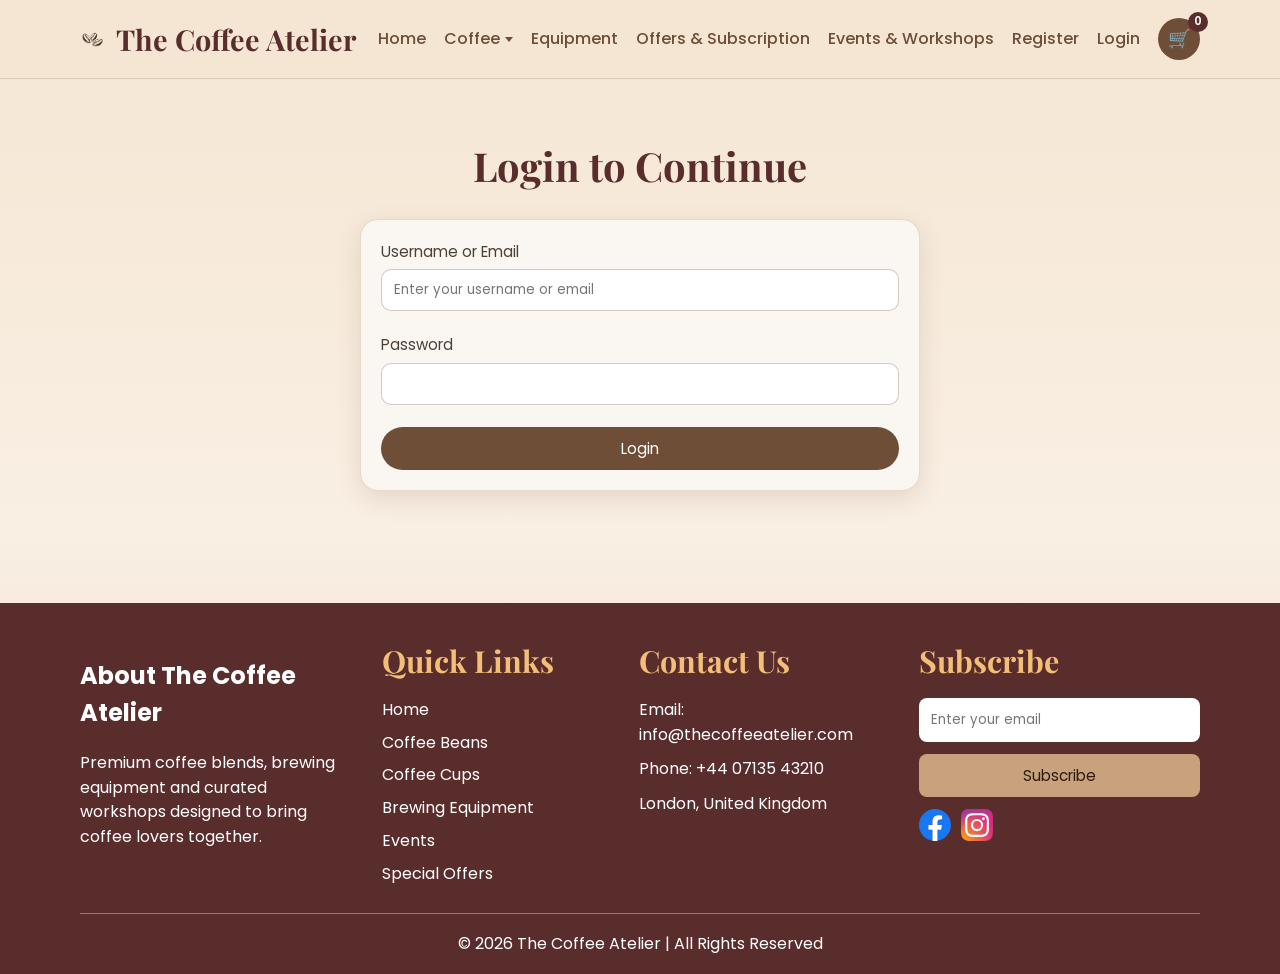
<file: login.html>
<!DOCTYPE html>
<html lang="en">
<head>
  <meta charset="UTF-8">
  <meta name="viewport" content="width=device-width, initial-scale=1.0">
  <title>The Coffee Atelier | Login</title>
  <link rel="preconnect" href="https://fonts.googleapis.com">
  <link rel="preconnect" href="https://fonts.gstatic.com" crossorigin>
  <link href="https://fonts.googleapis.com/css2?family=Great+Vibes&family=Playfair+Display:wght@500;700&family=Poppins:wght@300;400;500;600&display=swap" rel="stylesheet">
  <link rel="stylesheet" href="css/style.css">
</head>
<body>
  <header class="site-header">
    <div class="container header-inner">
      <a class="logo" href="index.html"><img src="images/logo.png" alt="The Coffee Atelier logo"><span>The Coffee Atelier</span></a>
      <div class="nav-wrap">
        <nav class="site-nav">
          <a href="index.html">Home</a>
          <div class="nav-dropdown">
            <span class="nav-dropdown-toggle">Coffee</span>
            <div class="nav-dropdown-menu">
              <a href="beans.html">Beans</a>
              <a href="coffee.html">Coffee</a>
            </div>
          </div>
          <a href="equipment.html">Equipment</a>
          <a href="offers.html">Offers &amp; Subscription</a>
          <a href="events.html">Events &amp; Workshops</a>
          <a href="signup.html">Register</a>
          <a href="login.html">Login</a>
        </nav>
        <a class="cart-link" href="cart.html" aria-label="Cart">
          <span>&#128722;</span>
          <span class="cart-badge" id="cartBadge">0</span>
        </a>
      </div>
    </div>
  </header>

  <main>
    <section class="login-section">
      <div class="container">
        <h1 class="section-title">Login to Continue</h1>
        <div class="form-card login-wrap">
          <form id="loginForm" class="form-grid">
            <div class="field full">
              <label for="username">Username or Email</label>
              <input id="username" type="text" placeholder="Enter your username or email" required>
            </div>
            <div class="field full">
              <label for="password">Password</label>
              <input id="password" type="password" required>
            </div>
            <div class="field full">
              <button class="btn btn-primary" type="submit">Login</button>
            </div>
          </form>
        </div>
      </div>
    </section>
  </main>

  <footer class="site-footer">
    <div class="container footer-grid">
      <div>
        <h2>About The Coffee Atelier</h2>
        <p>Premium coffee blends, brewing equipment and curated workshops designed to bring coffee lovers together.</p>
      </div>
      <div>
        <h3>Quick Links</h3>
        <div class="footer-links">
          <a href="index.html">Home</a>
          <a href="beans.html">Coffee Beans</a>
          <a href="coffee.html">Coffee Cups</a>
          <a href="equipment.html">Brewing Equipment</a>
          <a href="events.html">Events</a>
          <a href="offers.html">Special Offers</a>
        </div>
      </div>
      <div>
        <h3>Contact Us</h3>
        <div class="footer-contact">
          <p>Email: info@thecoffeeatelier.com</p>
          <p>Phone: +44 07135 43210</p>
          <p>London, United Kingdom</p>
        </div>
      </div>
      <div>
        <h3>Subscribe</h3>
        <form class="footer-subscribe">
          <input type="email" placeholder="Enter your email" required>
          <button type="button" class="btn btn-gold" onclick="alert('Thanks for subscribing!')">Subscribe</button>
        </form>
        <div class="footer-social">
          <a class="social-icon" href="#" aria-label="Facebook"><img src="images/facebook.svg" alt="Facebook"></a>
          <a class="social-icon" href="#" aria-label="Instagram"><img src="images/instagram.svg" alt="Instagram"></a>
        </div>
      </div>
    </div>
    <div class="container footer-bottom">
      <p>&copy; 2026 The Coffee Atelier | All Rights Reserved</p>
    </div>
  </footer>

  <script src="js/atelier.js"></script>
  <script>
    function setResponsiveViewport() {
      document.documentElement.style.setProperty("--vh", `${window.innerHeight * 0.01}px`);
    }
    setResponsiveViewport();
    window.addEventListener("resize", setResponsiveViewport);

    Atelier.updateCartBadges();

    function getRedirectTarget() {
      return new URLSearchParams(window.location.search).get("redirect") || "profile.html";
    }

    document.getElementById("loginForm").addEventListener("submit", (event) => {
      event.preventDefault();

      const identifier = document.getElementById("username").value.trim().toLowerCase();
      const password = document.getElementById("password").value;
      const users = Atelier.getUsers();
      const user = users.find((entry) => entry.username === identifier || entry.email === identifier);

      if (!user) {
        alert("No account found with that username or email. Please register first.");
        return;
      }
      if (user.password !== password) {
        alert("Incorrect password. Please try again.");
        return;
      }

      Atelier.setCurrentUser({
        username: user.username,
        firstName: user.firstName,
        lastName: user.lastName,
        email: user.email
      });

      alert(`Welcome back, ${user.firstName}!`);
      window.location.href = getRedirectTarget();
    });
  </script>
</body>
</html>
</file>
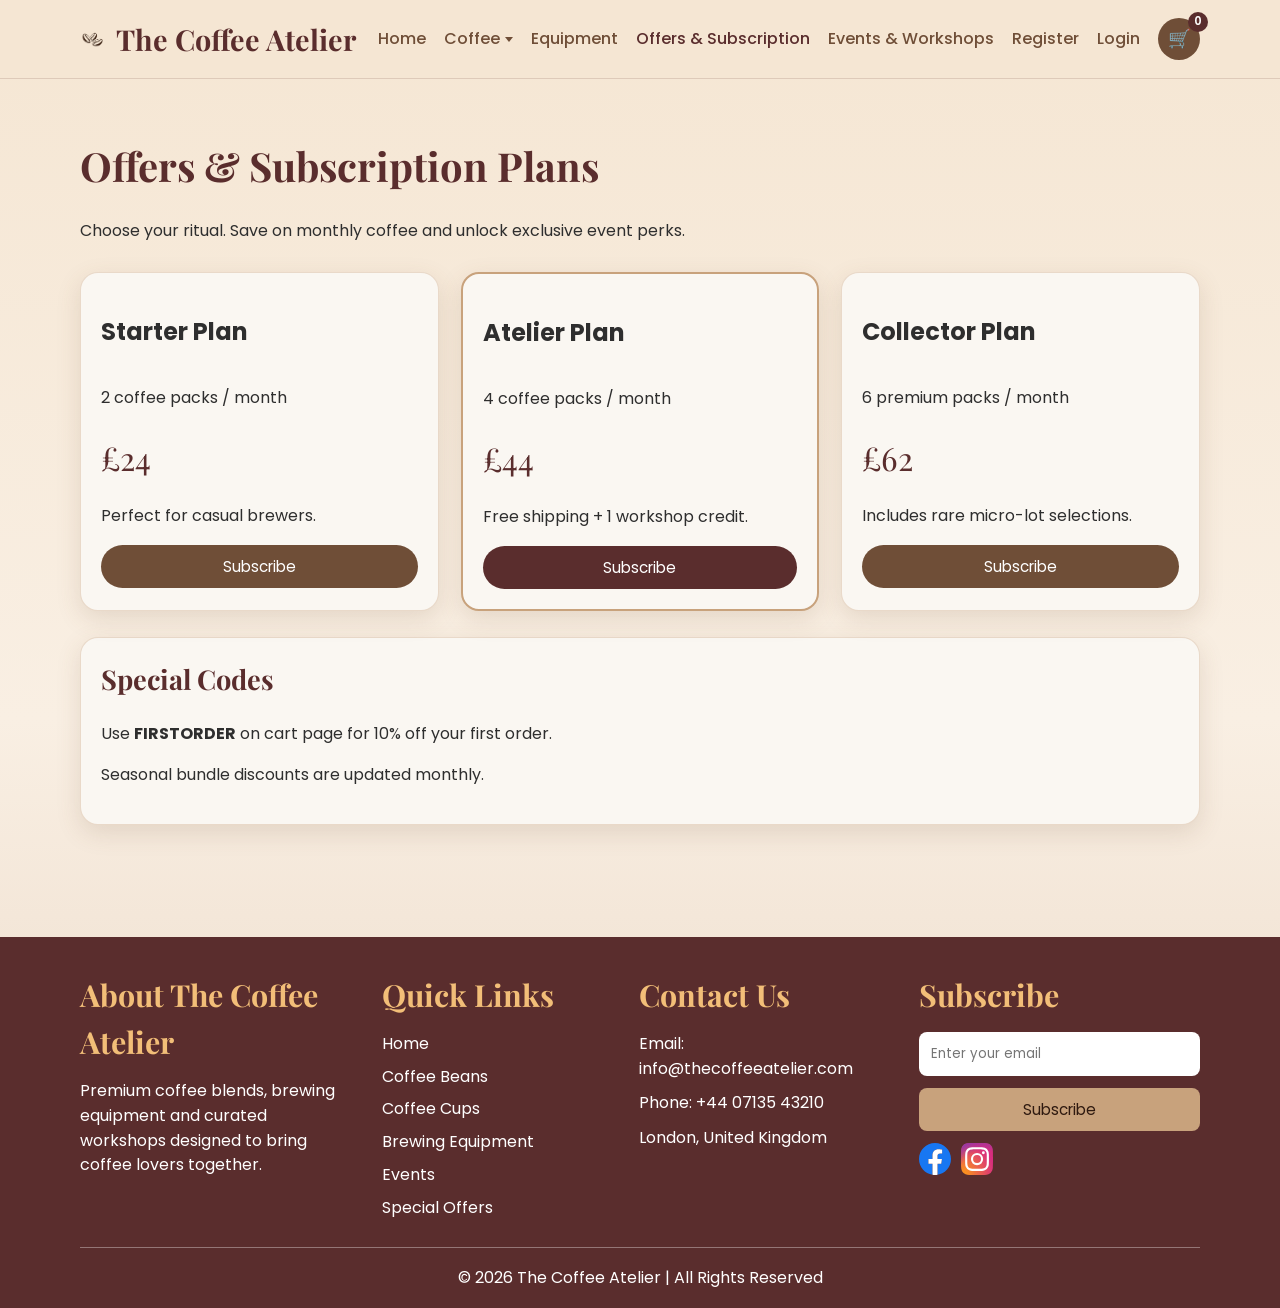
<file: offers.html>
<!DOCTYPE html>
<html lang="en">
<head>
  <meta charset="UTF-8">
  <meta name="viewport" content="width=device-width, initial-scale=1.0">
  <title>The Coffee Atelier | Offers & Subscription</title>
  <link rel="preconnect" href="https://fonts.googleapis.com">
  <link rel="preconnect" href="https://fonts.gstatic.com" crossorigin>
  <link href="https://fonts.googleapis.com/css2?family=Great+Vibes&family=Playfair+Display:wght@500;700&family=Poppins:wght@300;400;500;600&display=swap" rel="stylesheet">
  <link rel="stylesheet" href="css/style.css">
</head>
<body>
  <header class="site-header">
    <div class="container header-inner">
      <a class="logo" href="index.html"><img src="images/logo.png" alt="The Coffee Atelier logo"><span>The Coffee Atelier</span></a>
      <div class="nav-wrap">
        <nav class="site-nav">
          <a href="index.html">Home</a>
          <div class="nav-dropdown">
            <span class="nav-dropdown-toggle">Coffee</span>
            <div class="nav-dropdown-menu">
              <a href="beans.html">Beans</a>
              <a href="coffee.html">Coffee</a>
            </div>
          </div>
          <a href="equipment.html">Equipment</a>
          <a class="active" href="offers.html">Offers &amp; Subscription</a>
          <a href="events.html">Events &amp; Workshops</a>
          <a href="signup.html">Register</a>
          <a href="login.html">Login</a>
        </nav>
        <a class="cart-link" href="cart.html" aria-label="Cart">
          <span>&#128722;</span>
          <span class="cart-badge" id="cartBadge">0</span>
        </a>
      </div>
    </div>
  </header>

  <main>
    <section>
      <div class="container">
        <h1 class="section-title">Offers & Subscription Plans</h1>
        <p class="section-subtext">Choose your ritual. Save on monthly coffee and unlock exclusive event perks.</p>
        <div class="offers-grid">
          <article class="card offer-card" data-id="sub-starter" data-name="Starter Subscription Plan" data-price="24">
            <h2>Starter Plan</h2>
            <p>2 coffee packs / month</p>
            <p class="offer-price">&pound;24</p>
            <p>Perfect for casual brewers.</p>
            <button class="btn btn-primary subscribe-btn">Subscribe</button>
          </article>
          <article class="card offer-card highlighted" data-id="sub-atelier" data-name="Atelier Subscription Plan" data-price="44">
            <h2>Atelier Plan</h2>
            <p>4 coffee packs / month</p>
            <p class="offer-price">&pound;44</p>
            <p>Free shipping + 1 workshop credit.</p>
            <button class="btn btn-secondary subscribe-btn">Subscribe</button>
          </article>
          <article class="card offer-card" data-id="sub-collector" data-name="Collector Subscription Plan" data-price="62">
            <h2>Collector Plan</h2>
            <p>6 premium packs / month</p>
            <p class="offer-price">&pound;62</p>
            <p>Includes rare micro-lot selections.</p>
            <button class="btn btn-primary subscribe-btn">Subscribe</button>
          </article>
        </div>

        <div class="form-card offer-card--spaced">
          <h2 class="section-title special-codes-title">Special Codes</h2>
          <p>Use <strong>FIRSTORDER</strong> on cart page for 10% off your first order.</p>
          <p>Seasonal bundle discounts are updated monthly.</p>
        </div>
      </div>
    </section>
  </main>
  <div class="modal-backdrop" id="coffeePickerModal">
    <div class="modal">
      <div class="modal-header">
        <h3 class="modal-title" id="coffeePickerTitle">Choose Your Coffees</h3>
        <button class="close-btn" id="closeCoffeePicker">&times;</button>
      </div>
      <div class="modal-body coffee-picker-body">
        <p id="coffeePickerHint" class="coffee-picker-hint">Select your coffees for this subscription.</p>
        <div id="coffeePickerFields" class="coffee-picker-fields"></div>
        <p id="coffeePickerError" class="coffee-picker-error"></p>
        <div class="btn-row coffee-picker-actions">
          <button class="btn btn-outline" id="cancelCoffeePicker">Cancel</button>
          <button class="btn btn-primary" id="confirmCoffeePicker">Add Subscription</button>
        </div>
      </div>
    </div>
  </div>

  <footer class="site-footer">
    <div class="container footer-grid">
      <div>
        <h3>About The Coffee Atelier</h3>
        <p>Premium coffee blends, brewing equipment and curated workshops designed to bring coffee lovers together.</p>
      </div>
      <div>
        <h3>Quick Links</h3>
        <div class="footer-links">
          <a href="index.html">Home</a>
          <a href="beans.html">Coffee Beans</a>
          <a href="coffee.html">Coffee Cups</a>
          <a href="equipment.html">Brewing Equipment</a>
          <a href="events.html">Events</a>
          <a href="offers.html">Special Offers</a>
        </div>
      </div>
      <div>
        <h3>Contact Us</h3>
        <div class="footer-contact">
          <p>Email: info@thecoffeeatelier.com</p>
          <p>Phone: +44 07135 43210</p>
          <p>London, United Kingdom</p>
        </div>
      </div>
      <div>
        <h3>Subscribe</h3>
        <form class="footer-subscribe">
          <input type="email" placeholder="Enter your email" required>
          <button type="button" class="btn btn-gold" onclick="alert('Thanks for subscribing!')">Subscribe</button>
        </form>
        <div class="footer-social">
          <a class="social-icon" href="#" aria-label="Facebook"><img src="images/facebook.svg" alt="Facebook"></a>
          <a class="social-icon" href="#" aria-label="Instagram"><img src="images/instagram.svg" alt="Instagram"></a>
        </div>
      </div>
    </div>
    <div class="container footer-bottom">
      <p>&copy; 2026 The Coffee Atelier | All Rights Reserved</p>
    </div>
  </footer>

  <script src="js/atelier.js"></script>
  <script>
    function setResponsiveViewport() {
      document.documentElement.style.setProperty("--vh", `${window.innerHeight * 0.01}px`);
    }
    setResponsiveViewport();
    window.addEventListener("resize", setResponsiveViewport);

    function getCart() {
      return JSON.parse(sessionStorage.getItem("cartItems") || "[]");
    }
    function saveCart(cart) {
      Atelier.saveCart(cart);
    }
    function updateBadge() {
      const count = getCart().reduce((sum, item) => sum + item.qty, 0);
      document.getElementById("cartBadge").textContent = count;
    }

    function addToCart(item) {
      if (!Atelier.requireLogin()) return false;
      const cart = getCart();
      const existing = cart.find((product) => product.id === item.id);
      if (existing) existing.qty += 1;
      else cart.push({ ...item, qty: 1 });
      saveCart(cart);
      updateBadge();
      return true;
    }
    const coffeeChoices = [
      "Ethiopian Roast",
      "Dark Roast",
      "Colombian Roast",
      "Hazelnut Roast",
      "Vanilla Fusion",
      "Premium Decaf"
    ];
    const packetsByPlan = {
      "sub-starter": 2,
      "sub-atelier": 4,
      "sub-collector": 6
    };
    const sizeOptions = ["250g", "500g"];
    const sizePriceAdjustment = {
      "250g": -1.5,
      "500g": 1.5
    };
    const coffeePickerModal = document.getElementById("coffeePickerModal");
    const coffeePickerTitle = document.getElementById("coffeePickerTitle");
    const coffeePickerHint = document.getElementById("coffeePickerHint");
    const coffeePickerFields = document.getElementById("coffeePickerFields");
    const coffeePickerError = document.getElementById("coffeePickerError");
    const closeCoffeePicker = document.getElementById("closeCoffeePicker");
    const cancelCoffeePicker = document.getElementById("cancelCoffeePicker");
    const confirmCoffeePicker = document.getElementById("confirmCoffeePicker");

    let pendingPlan = null;

    function openCoffeePicker(plan) {
      pendingPlan = plan;
      coffeePickerTitle.textContent = `${plan.name} - Choose ${plan.packets} Coffees`;
      coffeePickerHint.textContent = `Pick ${plan.packets} coffee option(s) and size per pack (250g or 500g). Repeats are allowed. 250g lowers price by £1.50 per pack, 500g increases by £1.50 per pack.`;
      coffeePickerError.textContent = "";
      coffeePickerFields.innerHTML = "";

      for (let i = 1; i <= plan.packets; i += 1) {
        const field = document.createElement("div");
        field.className = "field";
        const coffeeSelectId = `coffeeChoice${i}`;
        const sizeSelectId = `coffeeSize${i}`;
        field.innerHTML = `
          <label for="${coffeeSelectId}">Coffee ${i}</label>
          <div class="coffee-picker-row">
            <select id="${coffeeSelectId}" class="coffee-choice-select">
              <option value="">Select coffee</option>
              ${coffeeChoices.map((coffee) => `<option value="${coffee}">${coffee}</option>`).join("")}
            </select>
            <select id="${sizeSelectId}" class="coffee-size-select">
              ${sizeOptions.map((size) => `<option value="${size}">${size}</option>`).join("")}
            </select>
          </div>
        `;
        coffeePickerFields.appendChild(field);
      }

      coffeePickerModal.classList.add("show");
    }

    function closePickerModal() {
      coffeePickerModal.classList.remove("show");
      pendingPlan = null;
    }

    function getSelectedCoffeePacksFromModal() {
      if (!pendingPlan) return null;

      const coffeeSelects = Array.from(coffeePickerFields.querySelectorAll(".coffee-choice-select"));
      const sizeSelects = Array.from(coffeePickerFields.querySelectorAll(".coffee-size-select"));
      if (coffeeSelects.length !== pendingPlan.packets || sizeSelects.length !== pendingPlan.packets) return null;

      const selections = [];
      for (let i = 0; i < pendingPlan.packets; i += 1) {
        const coffee = coffeeSelects[i].value;
        const size = sizeSelects[i].value;
        if (!coffee || !size) return null;
        selections.push({ coffee, size });
      }

      return selections;
    }

    function calculateAdjustedPlanPrice(basePrice, selectedPacks) {
      const totalAdjustment = selectedPacks.reduce((sum, pack) => sum + (sizePriceAdjustment[pack.size] || 0), 0);
      return Math.max(0, basePrice + totalAdjustment);
    }

    function getSizeMixSummary(selectedPacks) {
      const sizeCount = selectedPacks.reduce((acc, pack) => {
        acc[pack.size] = (acc[pack.size] || 0) + 1;
        return acc;
      }, {});
      return sizeOptions
        .filter((size) => sizeCount[size])
        .map((size) => `${sizeCount[size]} x ${size}`)
        .join(", ");
    }

    closeCoffeePicker.addEventListener("click", closePickerModal);
    cancelCoffeePicker.addEventListener("click", closePickerModal);
    coffeePickerModal.addEventListener("click", (event) => {
      if (event.target === coffeePickerModal) closePickerModal();
    });
    confirmCoffeePicker.addEventListener("click", () => {
      if (!pendingPlan) return;
      const selectedCoffeePacks = getSelectedCoffeePacksFromModal();
      if (!selectedCoffeePacks) {
        coffeePickerError.textContent = `Please choose coffee and size for all ${pendingPlan.packets} packs before continuing.`;
        return;
      }

      const adjustedPrice = calculateAdjustedPlanPrice(pendingPlan.price, selectedCoffeePacks);
      const selectionKey = selectedCoffeePacks
        .map((pack) => `${pack.coffee.toLowerCase()}-${pack.size.toLowerCase()}`)
        .join("|");
      const selectedPlan = {
        id: `${pendingPlan.baseId}::${selectionKey}`,
        baseId: pendingPlan.baseId,
        name: pendingPlan.name,
        price: adjustedPrice,
        basePrice: pendingPlan.price,
        monthlyPacks: pendingPlan.packets,
        sizeMixSummary: getSizeMixSummary(selectedCoffeePacks),
        image: "images/picture4.jpg",
        selectedCoffees: selectedCoffeePacks.map((pack) => `${pack.coffee} (${pack.size})`),
        selectedCoffeePacks
      };
      if (addToCart(selectedPlan)) {
        closePickerModal();
      }
    });

    function updateBadge() {
      const count = getCart().reduce((sum, item) => sum + item.qty, 0);
      document.getElementById("cartBadge").textContent = count;
    }

    document.querySelectorAll(".subscribe-btn").forEach((button) => {
      button.addEventListener("click", () => {
        if (!Atelier.requireLogin()) return;
        const card = button.closest(".offer-card");
        if (!card) return;

        openCoffeePicker({
          baseId: card.dataset.id,
          name: card.dataset.name,
          price: Number(card.dataset.price),
          packets: packetsByPlan[card.dataset.id] || 0
        });
      });
    });

    updateBadge();
  </script>
</body>
</html>
</file>
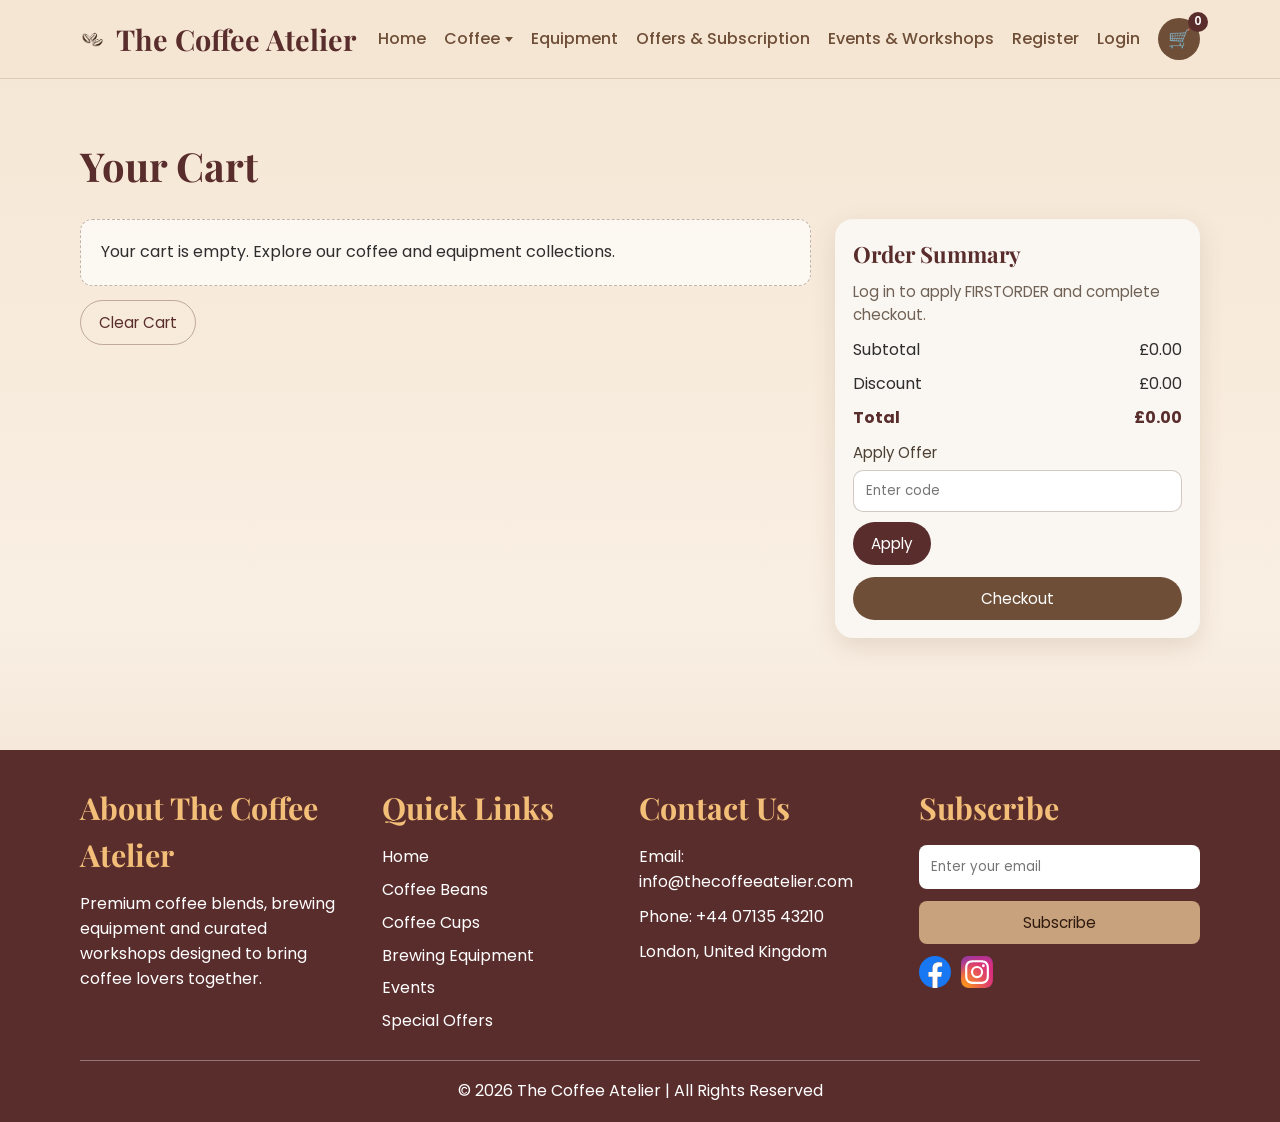
<file: payment.html>
﻿<!DOCTYPE html>
<html lang="en">
<head>
  <meta charset="UTF-8">
  <meta name="viewport" content="width=device-width, initial-scale=1.0">
  <title>The Coffee Atelier | Payment</title>
  <link rel="preconnect" href="https://fonts.googleapis.com">
  <link rel="preconnect" href="https://fonts.gstatic.com" crossorigin>
  <link href="https://fonts.googleapis.com/css2?family=Great+Vibes&family=Playfair+Display:wght@500;700&family=Poppins:wght@300;400;500;600&display=swap" rel="stylesheet">
  <link rel="stylesheet" href="css/style.css">
</head>
<body>
  <header class="site-header">
    <div class="container header-inner">
      <a class="logo" href="index.html"><img src="images/logo.png" alt="The Coffee Atelier logo"><span>The Coffee Atelier</span></a>
      <div class="nav-wrap">
        <nav class="site-nav">
          <a href="index.html">Home</a>
          <div class="nav-dropdown">
            <span class="nav-dropdown-toggle">Coffee</span>
            <div class="nav-dropdown-menu">
              <a href="beans.html">Beans</a>
              <a href="coffee.html">Coffee</a>
            </div>
          </div>
          <a href="equipment.html">Equipment</a>
          <a href="offers.html">Offers &amp; Subscription</a>
          <a href="events.html">Events &amp; Workshops</a>
          <a href="signup.html">Register</a>
          <a href="login.html">Login</a>
        </nav>
        <a class="cart-link" href="cart.html" aria-label="Cart">
          <span>&#128722;</span>
          <span class="cart-badge" id="cartBadge">0</span>
        </a>
      </div>
    </div>
  </header>

  <main>
    <section>
      <div class="container">
        <h1 class="section-title">Payment</h1>
        <p class="payment-note">Complete your payment to place the order. Logged-in users can use FIRSTORDER once for their first purchase.</p>
        <div class="payment-layout">
          <div class="payment-card">
            <h2 class="section-title payment-card-title">Payment Details</h2>
            <form id="paymentForm" class="payment-panel">
              <fieldset class="payment-method-group">
                <legend>Payment Method</legend>
                <p class="method-help" id="paymentMethodHelp">Pick the option that works best for you. The form below updates automatically.</p>
                <div class="method-grid" id="paymentMethods" role="radiogroup" aria-describedby="paymentMethodHelp paymentMethodNote">
                  <div>
                    <input class="method-input" type="radio" name="paymentMethod" id="methodCash" value="cash">
                    <label class="method-option" for="methodCash">
                      <strong>Cash on Delivery</strong>
                      <span>Pay when your order arrives</span>
                    </label>
                  </div>
                  <div>
                    <input class="method-input" type="radio" name="paymentMethod" id="methodCredit" value="credit">
                    <label class="method-option" for="methodCredit">
                      <strong>Credit Card</strong>
                      <span>Enter your card details securely</span>
                    </label>
                  </div>
                  <div>
                    <input class="method-input" type="radio" name="paymentMethod" id="methodDebit" value="debit">
                    <label class="method-option" for="methodDebit">
                      <strong>Debit Card</strong>
                      <span>Pay directly from your bank card</span>
                    </label>
                  </div>
                </div>
              </fieldset>
              <p class="payment-method-note" id="paymentMethodNote" aria-live="polite">Choose a payment method to continue.</p>

              <div class="address-fields" id="addressFields" hidden>
                <div class="field full">
                  <label for="address">Address</label>
                  <textarea id="address" rows="3" placeholder="House number, street, city, postcode" autocomplete="street-address"></textarea>
                </div>
              </div>

              <div class="card-fields" id="cardFields" hidden>
                <div class="field full">
                  <label for="cardName">Cardholder Name</label>
                  <input id="cardName" type="text" autocomplete="cc-name">
                </div>
                <div class="field full">
                  <label for="cardNumber">Card Number</label>
                  <input id="cardNumber" type="text" inputmode="numeric" autocomplete="cc-number" maxlength="19" placeholder="1234 5678 9012 3456">
                </div>
                <div class="field">
                  <label for="expiry">Expiry</label>
                  <input id="expiry" type="text" placeholder="MM/YY" autocomplete="cc-exp" maxlength="5">
                </div>
                <div class="field">
                  <label for="cvv">CVV</label>
                  <input id="cvv" type="password" inputmode="numeric" maxlength="4">
                </div>
              </div>
              <div class="field full">
                <button class="btn btn-primary payment-submit-btn" type="submit" id="payButton" disabled>Select Payment Method</button>
              </div>
            </form>
          </div>

          <aside class="payment-card payment-summary" aria-label="Order summary">
            <h2 class="section-title payment-summary-title">Order Summary</h2>
            <div class="summary-shell">
              <div id="orderItems" class="order-lines"></div>
              <div>
                <div class="summary-row"><span>Subtotal</span><span id="summarySubtotal">£0.00</span></div>
                <div class="summary-row"><span>Discount</span><span id="summaryDiscount">£0.00</span></div>
                <div class="summary-row"><strong>Total</strong><strong id="summaryTotal">£0.00</strong></div>
              </div>
            </div>
          </aside>
        </div>
      </div>
    </section>
  </main>

  <footer class="site-footer">
    <div class="container footer-grid">
      <div>
        <h3>About The Coffee Atelier</h3>
        <p>Premium coffee blends, brewing equipment and curated workshops designed to bring coffee lovers together.</p>
      </div>
      <div>
        <h3>Quick Links</h3>
        <div class="footer-links">
          <a href="index.html">Home</a>
          <a href="beans.html">Coffee Beans</a>
          <a href="coffee.html">Coffee Cups</a>
          <a href="equipment.html">Brewing Equipment</a>
          <a href="events.html">Events</a>
          <a href="offers.html">Special Offers</a>
        </div>
      </div>
      <div>
        <h3>Contact Us</h3>
        <div class="footer-contact">
          <p>Email: info@thecoffeeatelier.com</p>
          <p>Phone: +44 07135 43210</p>
          <p>London, United Kingdom</p>
        </div>
      </div>
      <div>
        <h3>Subscribe</h3>
        <form class="footer-subscribe">
          <input type="email" placeholder="Enter your email" required>
          <button type="button" class="btn btn-gold" onclick="alert('Thanks for subscribing!')">Subscribe</button>
        </form>
        <div class="footer-social">
          <a class="social-icon" href="#" aria-label="Facebook"><img src="images/facebook.svg" alt="Facebook"></a>
          <a class="social-icon" href="#" aria-label="Instagram"><img src="images/instagram.svg" alt="Instagram"></a>
        </div>
      </div>
    </div>
    <div class="container footer-bottom">
      <p>&copy; 2026 The Coffee Atelier | All Rights Reserved</p>
    </div>
  </footer>

  <script src="js/atelier.js"></script>
  <script>
    function setResponsiveViewport() {
      document.documentElement.style.setProperty("--vh", `${window.innerHeight * 0.01}px`);
    }
    setResponsiveViewport();
    window.addEventListener("resize", setResponsiveViewport);

    const draft = Atelier.getCheckoutDraft();
    if (!draft) {
      window.location.href = "cart.html";
    } else {
      const paymentMethods = document.getElementById("paymentMethods");
      const methodOptions = Array.from(document.querySelectorAll(".method-option"));
      const paymentMethodInputs = Array.from(document.querySelectorAll('input[name="paymentMethod"]'));
      const paymentMethodNote = document.getElementById("paymentMethodNote");
      const addressFields = document.getElementById("addressFields");
      const addressInput = document.getElementById("address");
      const cardFields = document.getElementById("cardFields");
      const payButton = document.getElementById("payButton");
      const orderItems = document.getElementById("orderItems");
      const summarySubtotal = document.getElementById("summarySubtotal");
      const summaryDiscount = document.getElementById("summaryDiscount");
      const summaryTotal = document.getElementById("summaryTotal");
      let selectedMethod = document.querySelector('input[name="paymentMethod"]:checked')?.value || "";

      function updatePaymentMethodUI() {
        const hasSelection = Boolean(selectedMethod);
        const isCash = selectedMethod === "cash";
        methodOptions.forEach((option) => {
          const input = option.previousElementSibling;
          const isActive = input && input.value === selectedMethod;
          option.classList.toggle("active", isActive);
          if (input) {
            input.checked = isActive;
          }
        });
        addressFields.hidden = !hasSelection;
        cardFields.hidden = !hasSelection || isCash;
        cardFields.setAttribute("aria-hidden", String(!hasSelection || isCash));
        addressFields.setAttribute("aria-hidden", String(!hasSelection));
        if (isCash) {
          document.getElementById("cardName").value = "";
          document.getElementById("cardNumber").value = "";
          document.getElementById("expiry").value = "";
          document.getElementById("cvv").value = "";
        }
        payButton.disabled = !hasSelection;
        paymentMethodNote.textContent = !hasSelection
          ? "Choose a payment method to continue."
          : isCash
          ? "Cash on Delivery selected. Add your address and checkout."
          : `You are paying with a ${selectedMethod === "credit" ? "Credit Card" : "Debit Card"}. Please enter your address and card details.`;
        payButton.textContent = !hasSelection ? "Select Payment Method" : (isCash ? "Checkout" : "Pay Now");
      }

      function renderSummary() {
        const items = Array.isArray(draft.items) ? draft.items : [];
        orderItems.innerHTML = items.map((item) => `
          <div class="order-line">
            <span>${item.name} x ${item.qty}</span>
            <span>£${(item.price * item.qty).toFixed(2)}</span>
          </div>
        `).join("");
        summarySubtotal.textContent = `£${Number(draft.subtotal || 0).toFixed(2)}`;
        summaryDiscount.textContent = `£${Number(draft.discount || 0).toFixed(2)}`;
        summaryTotal.textContent = `£${Number(draft.total || 0).toFixed(2)}`;
        Atelier.updateCartBadges();
      }

      function completeOrder() {
        const currentUser = Atelier.getCurrentUser();
        if (currentUser && String(draft.discountCode || "").toUpperCase() === "FIRSTORDER" && Number(draft.discountRate || 0) > 0) {
          Atelier.markFirstOrderUsed(currentUser);
        }

        Atelier.clearCheckoutDraft();
        Atelier.clearDiscount();
        Atelier.clearCart();
        Atelier.updateCartBadges();
        alert("Payment successful. Your order has been placed.");
        window.location.href = "index.html";
      }

      document.getElementById("paymentForm").addEventListener("submit", (event) => {
        event.preventDefault();
        const address = addressInput.value.trim();
        if (!address) {
          alert("Please enter your address.");
          addressInput.focus();
          return;
        }

        if (selectedMethod !== "cash") {
          const cardName = document.getElementById("cardName").value.trim();
          const cardNumber = document.getElementById("cardNumber").value.replace(/\s+/g, "");
          const expiry = document.getElementById("expiry").value.trim();
          const cvv = document.getElementById("cvv").value.trim();

          if (!cardName || cardNumber.length < 12 || cvv.length < 3 || !/^\d{2}\/\d{2}$/.test(expiry)) {
            alert("Please enter valid card payment details.");
            return;
          }
        }

        completeOrder();
      });

      paymentMethods.addEventListener("click", (event) => {
        const option = event.target.closest(".method-option");
        if (!option) return;
        const input = option.previousElementSibling;
        selectedMethod = input ? input.value : "cash";
        updatePaymentMethodUI();
      });

      paymentMethodInputs.forEach((input) => {
        input.addEventListener("change", () => {
          selectedMethod = input.value;
          updatePaymentMethodUI();
        });
      });

      renderSummary();
      updatePaymentMethodUI();
    }
  </script>
</body>
</html>
</file>
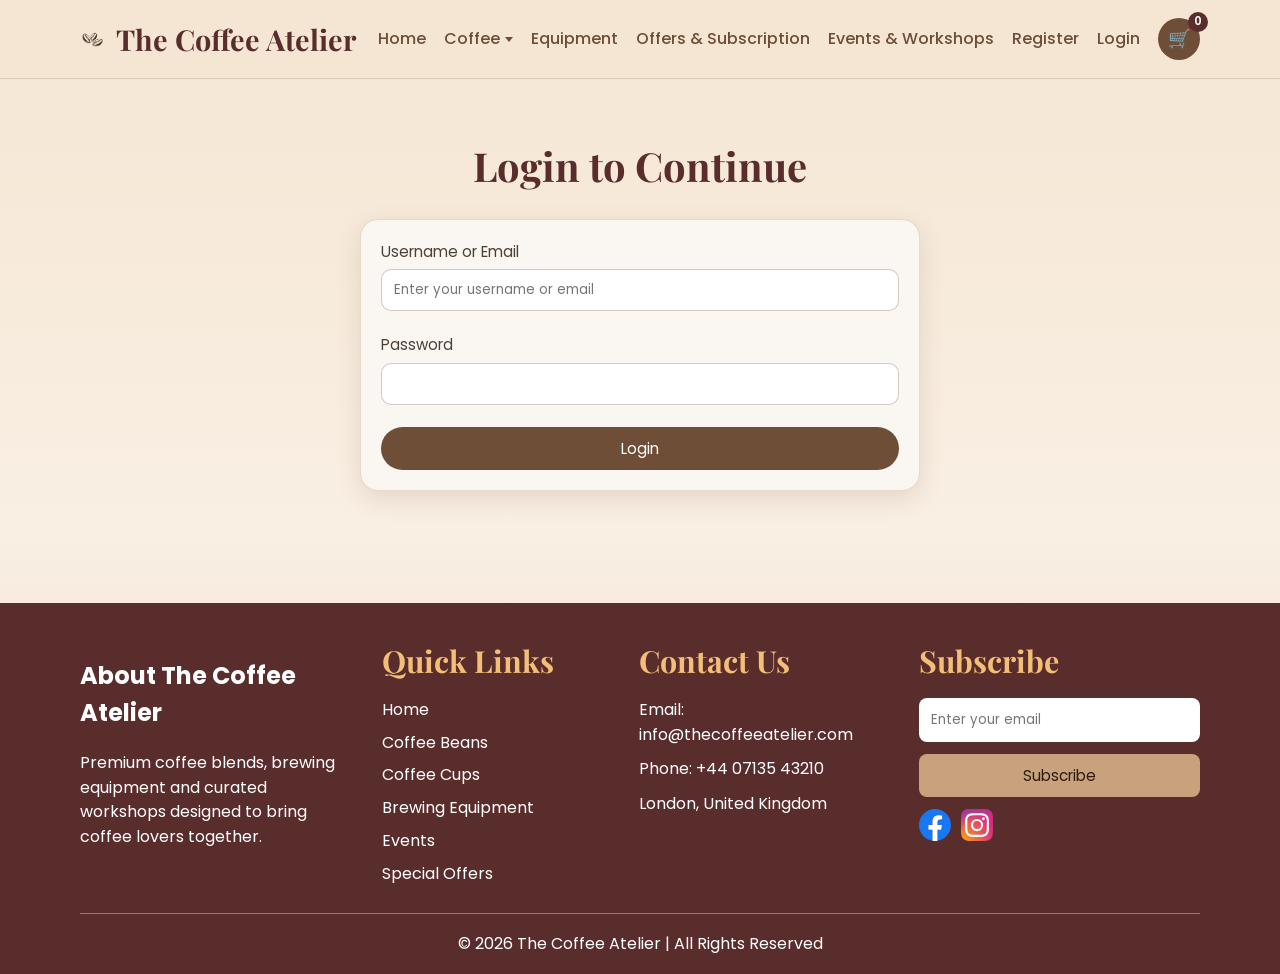
<file: profile.html>
<!DOCTYPE html>
<html lang="en">
<head>
  <meta charset="UTF-8">
  <meta name="viewport" content="width=device-width, initial-scale=1.0">
  <title>The Coffee Atelier | Profile</title>
  <link rel="preconnect" href="https://fonts.googleapis.com">
  <link rel="preconnect" href="https://fonts.gstatic.com" crossorigin>
  <link href="https://fonts.googleapis.com/css2?family=Great+Vibes&family=Playfair+Display:wght@500;700&family=Poppins:wght@300;400;500;600&display=swap" rel="stylesheet">
  <link rel="stylesheet" href="css/style.css">
</head>
<body>
  <header class="site-header">
    <div class="container header-inner">
      <a class="logo" href="index.html"><img src="images/logo.png" alt="The Coffee Atelier logo"><span>The Coffee Atelier</span></a>
      <div class="nav-wrap">
        <nav class="site-nav">
          <a href="index.html">Home</a>
          <div class="nav-dropdown">
            <span class="nav-dropdown-toggle">Coffee</span>
            <div class="nav-dropdown-menu">
              <a href="beans.html">Beans</a>
              <a href="coffee.html">Coffee</a>
            </div>
          </div>
          <a href="equipment.html">Equipment</a>
          <a href="offers.html">Offers &amp; Subscription</a>
          <a href="events.html">Events &amp; Workshops</a>
          <a href="signup.html">Register</a>
          <a href="login.html">Login</a>
        </nav>
        <a class="cart-link" href="cart.html" aria-label="Cart">
          <span>&#128722;</span>
          <span class="cart-badge" id="cartBadge">0</span>
        </a>
      </div>
    </div>
  </header>

  <main>
    <section class="profile-section">
      <div class="container">
        <div class="profile-hero">
          <p class="profile-kicker">Account center</p>
          <h1 class="section-title">Your profile</h1>
          <p class="section-subtext">Use the menu on the left to edit your account details, change your password, or sign out.</p>
        </div>

        <div class="profile-shell">
          <aside class="profile-sidebar" aria-label="Profile summary and options">
              <div class="profile-card">
              <div class="profile-avatar-large" id="profileAvatar" aria-hidden="true"></div>
              <h2 id="profileName">Your profile</h2>
              <p id="profileEmail"></p>
            </div>

            <div class="profile-menu" role="tablist" aria-label="Profile sections">
              <button class="profile-menu-item active" type="button" id="tab-details" role="tab" aria-controls="panel-details" aria-selected="true" data-profile-tab="details">Edit details</button>
              <button class="profile-menu-item" type="button" id="tab-password" role="tab" aria-controls="panel-password" aria-selected="false" data-profile-tab="password">Change password</button>
            </div>

            <div class="profile-logout-action">
              <button class="profile-menu-item danger" type="button" data-profile-action="logout">Logout</button>
            </div>
          </aside>

          <div class="profile-content">
            <section class="profile-panel" id="panel-details" role="tabpanel" aria-labelledby="tab-details" data-panel="details">
              <h2>Update your details</h2>
              <p>Keep your sign-in name and contact information up to date.</p>

              <form id="profileDetailsForm" class="form-grid profile-form">
                <div class="field">
                  <label for="profileUsername">Username</label>
                  <input id="profileUsername" type="text" required>
                </div>
                <div class="field">
                  <label for="profileEmailInput">Email</label>
                  <input id="profileEmailInput" type="email" required>
                </div>
                <div class="field">
                  <label for="profileFirstName">First name</label>
                  <input id="profileFirstName" type="text" required>
                </div>
                <div class="field">
                  <label for="profileLastName">Last name</label>
                  <input id="profileLastName" type="text" required>
                </div>
                <div class="field full">
                  <p class="profile-note">Changing your username or email updates the account you use to log in.</p>
                </div>
                <div class="field full">
                  <button class="btn btn-primary" type="submit">Save changes</button>
                </div>
              </form>
            </section>

            <section class="profile-panel" id="panel-password" role="tabpanel" aria-labelledby="tab-password" data-panel="password" hidden>
              <h2>Change your password</h2>
              <p>Choose a new password and confirm it before saving.</p>

              <form id="profilePasswordForm" class="form-grid profile-form">
                <div class="field full">
                  <label for="currentPassword">Current password</label>
                  <input id="currentPassword" type="password" required>
                </div>
                <div class="field">
                  <label for="newPassword">New password</label>
                  <input id="newPassword" type="password" required>
                </div>
                <div class="field">
                  <label for="confirmPassword">Confirm new password</label>
                  <input id="confirmPassword" type="password" required>
                </div>
                <div class="field full">
                  <button class="btn btn-primary" type="submit">Update password</button>
                </div>
              </form>
            </section>

          </div>
        </div>
      </div>
    </section>
  </main>

  <footer class="site-footer">
    <div class="container footer-grid">
      <div>
        <h3>About The Coffee Atelier</h3>
        <p>Premium coffee blends, brewing equipment and curated workshops designed to bring coffee lovers together.</p>
      </div>
      <div>
        <h3>Quick Links</h3>
        <div class="footer-links">
          <a href="index.html">Home</a>
          <a href="beans.html">Coffee Beans</a>
          <a href="coffee.html">Coffee Cups</a>
          <a href="equipment.html">Brewing Equipment</a>
          <a href="events.html">Events</a>
          <a href="offers.html">Special Offers</a>
        </div>
      </div>
      <div>
        <h3>Contact Us</h3>
        <div class="footer-contact">
          <p>Email: info@thecoffeeatelier.com</p>
          <p>Phone: +44 07135 43210</p>
          <p>London, United Kingdom</p>
        </div>
      </div>
      <div>
        <h3>Subscribe</h3>
        <form class="footer-subscribe">
          <input type="email" placeholder="Enter your email" required>
          <button type="button" class="btn btn-gold" onclick="alert('Thanks for subscribing!')">Subscribe</button>
        </form>
        <div class="footer-social">
          <a class="social-icon" href="#" aria-label="Facebook"><img src="images/facebook.svg" alt="Facebook"></a>
          <a class="social-icon" href="#" aria-label="Instagram"><img src="images/instagram.svg" alt="Instagram"></a>
        </div>
      </div>
    </div>
    <div class="container footer-bottom">
      <p>&copy; 2026 The Coffee Atelier | All Rights Reserved</p>
    </div>
  </footer>

  <script src="js/atelier.js"></script>
  <script>
    function setResponsiveViewport() {
      document.documentElement.style.setProperty("--vh", `${window.innerHeight * 0.01}px`);
    }

    setResponsiveViewport();
    window.addEventListener("resize", setResponsiveViewport);

    Atelier.updateCartBadges();

    function redirectToLogin() {
      window.location.href = `login.html?redirect=${encodeURIComponent("profile.html")}`;
    }

    function getProfileUser() {
      const currentUser = Atelier.getCurrentUser();
      if (!currentUser) return null;
      return Atelier.getUsers().find((entry) => Atelier.getUserKey(entry) === Atelier.getUserKey(currentUser)) || currentUser;
    }

    const profileUser = getProfileUser();
    if (!profileUser) {
      redirectToLogin();
    }

    const profileAvatar = document.getElementById("profileAvatar");
    const profileName = document.getElementById("profileName");
    const profileEmail = document.getElementById("profileEmail");
    const detailsForm = document.getElementById("profileDetailsForm");
    const passwordForm = document.getElementById("profilePasswordForm");
    const panelButtons = Array.from(document.querySelectorAll("[data-profile-tab]"));
    const panels = Array.from(document.querySelectorAll("[data-panel]"));

    let activeUser = profileUser;

    function renderProfile(user) {
      if (!user) return;
      profileAvatar.innerHTML = Atelier.getProfileAvatarMarkup();
      profileName.textContent = Atelier.getDisplayName(user) || "Your profile";
      profileEmail.textContent = user.email || user.username || "";

      document.getElementById("profileUsername").value = user.username || "";
      document.getElementById("profileEmailInput").value = user.email || "";
      document.getElementById("profileFirstName").value = user.firstName || "";
      document.getElementById("profileLastName").value = user.lastName || "";
    }

    function setActivePanel(tabName) {
      panelButtons.forEach((button) => {
        const isActive = button.dataset.profileTab === tabName;
        button.classList.toggle("active", isActive);
        button.setAttribute("aria-selected", String(isActive));
      });

      panels.forEach((panel) => {
        panel.hidden = panel.dataset.panel !== tabName;
      });
    }

    panelButtons.forEach((button) => {
      button.addEventListener("click", () => {
        setActivePanel(button.dataset.profileTab);
      });
    });

    const logoutButton = document.querySelector("[data-profile-action='logout']");
    if (logoutButton) {
      logoutButton.addEventListener("click", () => {
        Atelier.clearCurrentUser();
        window.location.href = "index.html";
      });
    }

    detailsForm.addEventListener("submit", (event) => {
      event.preventDefault();

      const updatedUsername = document.getElementById("profileUsername").value.trim();
      const updatedEmail = document.getElementById("profileEmailInput").value.trim();
      const updatedFirstName = document.getElementById("profileFirstName").value.trim();
      const updatedLastName = document.getElementById("profileLastName").value.trim();

      const result = Atelier.updateCurrentUserProfile({
        username: updatedUsername,
        email: updatedEmail,
        firstName: updatedFirstName,
        lastName: updatedLastName
      });

      if (!result.ok) {
        alert(result.message);
        return;
      }

      activeUser = result.user;
      renderProfile(activeUser);
      alert("Your profile details were updated.");
    });

    passwordForm.addEventListener("submit", (event) => {
      event.preventDefault();

      const currentPassword = document.getElementById("currentPassword").value;
      const newPassword = document.getElementById("newPassword").value;
      const confirmPassword = document.getElementById("confirmPassword").value;

      if (newPassword !== confirmPassword) {
        alert("The new passwords do not match.");
        return;
      }

      const result = Atelier.updateCurrentUserPassword(currentPassword, newPassword);
      if (!result.ok) {
        alert(result.message);
        return;
      }

      passwordForm.reset();
      alert("Your password was updated.");
    });

    renderProfile(activeUser);
    setActivePanel("details");
  </script>
</body>
</html>
</file>
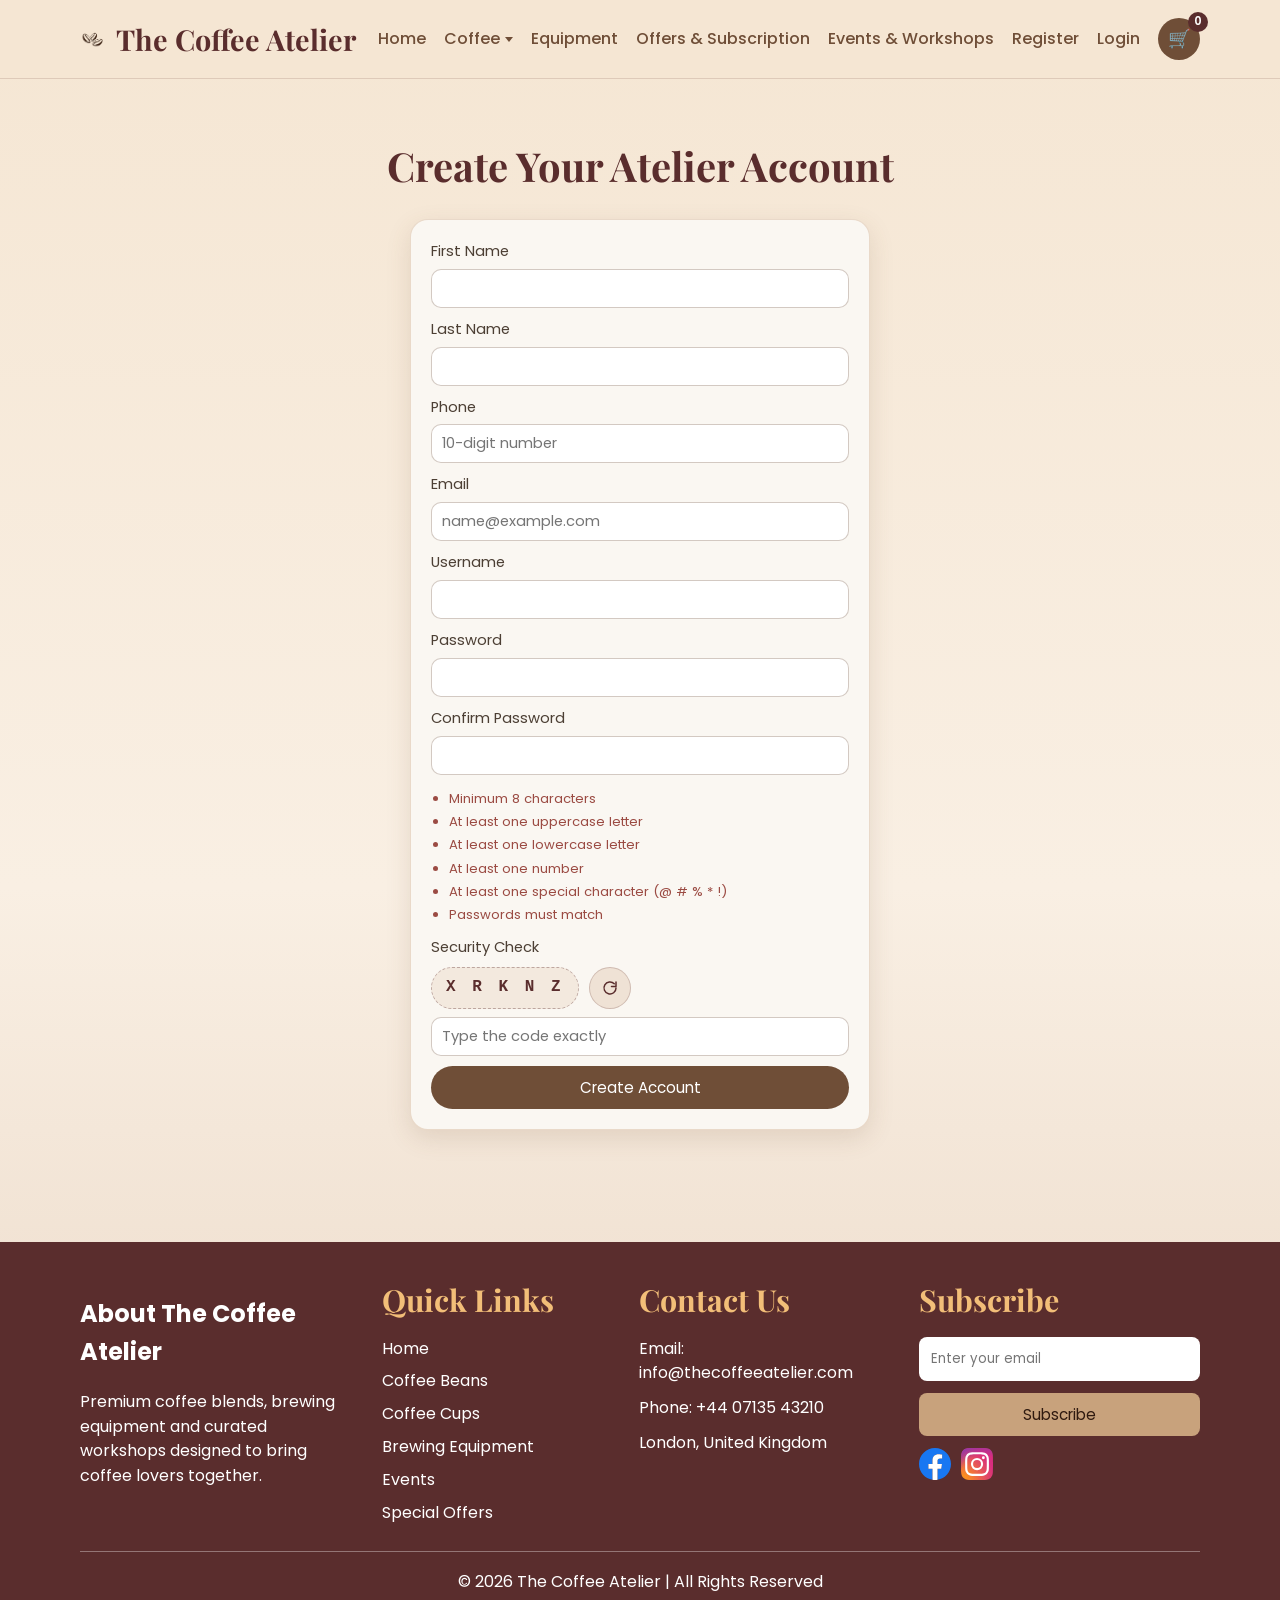
<file: signup.html>
<!DOCTYPE html>
<html lang="en">

<head>
  <meta charset="UTF-8">
  <meta name="viewport" content="width=device-width, initial-scale=1.0">
  <title>The Coffee Atelier | Sign Up</title>
  <link rel="preconnect" href="https://fonts.googleapis.com">
  <link rel="preconnect" href="https://fonts.gstatic.com" crossorigin>
  <link
    href="https://fonts.googleapis.com/css2?family=Great+Vibes&family=Playfair+Display:wght@500;700&family=Poppins:wght@300;400;500;600&display=swap"
    rel="stylesheet">
  <link rel="stylesheet" href="css/style.css">
</head>

<body>
  <header class="site-header">
    <div class="container header-inner">
      <a class="logo" href="index.html"><img src="images/logo.png" alt="The Coffee Atelier logo"><span>The Coffee
          Atelier</span></a>
      <div class="nav-wrap">
        <nav class="site-nav">
          <a href="index.html">Home</a>
          <div class="nav-dropdown">
            <span class="nav-dropdown-toggle">Coffee</span>
            <div class="nav-dropdown-menu">
              <a href="beans.html">Beans</a>
              <a href="coffee.html">Coffee</a>
            </div>
          </div>
          <a href="equipment.html">Equipment</a>
          <a href="offers.html">Offers &amp; Subscription</a>
          <a href="events.html">Events &amp; Workshops</a>
          <a href="signup.html">Register</a>
          <a href="login.html">Login</a>
        </nav>
        <a class="cart-link" href="cart.html" aria-label="Cart">
          <span>&#128722;</span>
          <span class="cart-badge" id="cartBadge">0</span>
        </a>
      </div>
    </div>
  </header>

  <main>
    <section class="signup-section">
      <div class="container">
        <h1 class="section-title">Create Your Atelier Account</h1>
        <div class="form-card signup-wrap">
          <form class="form-grid" id="signupForm" novalidate>
            <div class="field">
              <label for="firstName">First Name</label>
              <input id="firstName" type="text" required>
            </div>
            <div class="field">
              <label for="lastName">Last Name</label>
              <input id="lastName" type="text" required>
            </div>
            <div class="field">
              <label for="phone">Phone</label>
              <input id="phone" class="phone-number" type="tel" inputmode="numeric" maxlength="10" pattern="[0-9]{10}" placeholder="10-digit number" autocomplete="tel" required>
            </div>
            <div class="field">
              <label for="email">Email</label>
              <input id="email" type="email" autocomplete="email" placeholder="name@example.com" required>
            </div>
            <div class="field">
              <label for="username">Username</label>
              <input id="username" type="text" required>
            </div>
            <div class="field full">
              <label for="password">Password</label>
              <input id="password" type="password" required>
            </div>
            <div class="field full">
              <label for="confirmPassword">Confirm Password</label>
              <input id="confirmPassword" type="password" required>
            </div>
            <div class="field full">
              <ul class="validation-list" id="validationList">
                <li id="ruleLength">Minimum 8 characters</li>
                <li id="ruleUpper">At least one uppercase letter</li>
                <li id="ruleLower">At least one lowercase letter</li>
                <li id="ruleNumber">At least one number</li>
                <li id="ruleSpecial">At least one special character (@ # % * !)</li>
                <li id="ruleMatch">Passwords must match</li>
              </ul>
            </div>
            <div class="field full captcha-box">
              <label for="captchaInput">Security Check</label>
              <div class="captcha-row">
                <span class="captcha-chip" id="captchaQuestion">Loading captcha...</span>
                <button type="button" class="captcha-refresh" id="refreshCaptcha" aria-label="Refresh captcha" title="Refresh captcha">
                  <svg viewBox="0 0 24 24" aria-hidden="true" focusable="false">
                    <path fill="none" stroke="currentColor" stroke-linecap="round" stroke-linejoin="round" stroke-width="2" d="M20 12a8 8 0 1 1-2.34-5.66M20 4v6h-6" />
                  </svg>
                </button>
              </div>
              <input id="captchaInput" type="text" placeholder="Enter the answer" required>
            </div>
            <div class="field full">
              <button class="btn btn-primary" type="submit">Create Account</button>
            </div>
          </form>
        </div>
      </div>
    </section>
  </main>

  <footer class="site-footer">
    <div class="container footer-grid">
      <div>
        <h2>About The Coffee Atelier</h2>
        <p>Premium coffee blends, brewing equipment and curated workshops designed to bring coffee lovers together.</p>
      </div>
      <div>
        <h3>Quick Links</h3>
        <div class="footer-links">
          <a href="index.html">Home</a>
          <a href="beans.html">Coffee Beans</a>
          <a href="coffee.html">Coffee Cups</a>
          <a href="equipment.html">Brewing Equipment</a>
          <a href="events.html">Events</a>
          <a href="offers.html">Special Offers</a>
        </div>
      </div>
      <div>
        <h3>Contact Us</h3>
        <div class="footer-contact">
          <p>Email: info@thecoffeeatelier.com</p>
          <p>Phone: +44 07135 43210</p>
          <p>London, United Kingdom</p>
        </div>
      </div>
      <div>
        <h3>Subscribe</h3>
        <form class="footer-subscribe">
          <input type="email" placeholder="Enter your email" required>
          <button type="button" class="btn btn-gold" onclick="alert('Thanks for subscribing!')">Subscribe</button>
        </form>
        <div class="footer-social">
          <a class="social-icon" href="#" aria-label="Facebook"><img src="images/facebook.svg" alt="Facebook"></a>
          <a class="social-icon" href="#" aria-label="Instagram"><img src="images/instagram.svg" alt="Instagram"></a>
        </div>
      </div>
    </div>
    <div class="container footer-bottom">
      <p>&copy; 2026 The Coffee Atelier | All Rights Reserved</p>
    </div>
  </footer>

  <script src="js/atelier.js"></script>
  <script>
    function setResponsiveViewport() {
      document.documentElement.style.setProperty("--vh", `${window.innerHeight * 0.01}px`);
    }
    setResponsiveViewport();
    window.addEventListener("resize", setResponsiveViewport);

    Atelier.updateCartBadges();

    const passwordInput = document.getElementById("password");
    const confirmInput = document.getElementById("confirmPassword");
    const phoneInput = document.getElementById("phone");
    const emailInput = document.getElementById("email");
    const form = document.getElementById("signupForm");
    const captchaQuestion = document.getElementById("captchaQuestion");
    const captchaInput = document.getElementById("captchaInput");
    const refreshCaptcha = document.getElementById("refreshCaptcha");
    const redirectTarget = new URLSearchParams(window.location.search).get("redirect") || "index.html";
    let captchaAnswer = 0;

    const rules = {
      ruleLength: (pass) => pass.length >= 8,
      ruleUpper: (pass) => /[A-Z]/.test(pass),
      ruleLower: (pass) => /[a-z]/.test(pass),
      ruleNumber: (pass) => /[0-9]/.test(pass),
      ruleSpecial: (pass) => /[@#%*!]/.test(pass),
      ruleMatch: (pass, confirm) => pass.length > 0 && pass === confirm
    };

    function validatePassword() {
      const pass = passwordInput.value;
      const confirm = confirmInput.value;
      let isValid = true;

      Object.entries(rules).forEach(([id, check]) => {
        const valid = check(pass, confirm);
        document.getElementById(id).classList.toggle("valid", valid);
        if (!valid) isValid = false;
      });
      return isValid;
    }

    function sanitizePhoneInput() {
      phoneInput.value = phoneInput.value.replace(/\D/g, "").slice(0, 10);
    }

    function validatePhone() {
      sanitizePhoneInput();
      const isValid = /^[0-9]{10}$/.test(phoneInput.value);
      phoneInput.setCustomValidity(isValid ? "" : "Phone number must contain exactly 10 digits.");
      return isValid;
    }

    function validateEmail() {
      emailInput.setCustomValidity("");
      const isValid = emailInput.checkValidity();
      emailInput.setCustomValidity(isValid ? "" : "Please enter a valid email address, such as name@example.com.");
      return isValid;
    }

    function generateCaptcha() {
      const alphabet = "ABCDEFGHJKLMNPQRSTUVWXYZ23456789";
      let code = "";
      for (let i = 0; i < 5; i += 1) {
        code += alphabet[Math.floor(Math.random() * alphabet.length)];
      }
      captchaAnswer = code;
      captchaQuestion.textContent = code.split("").join(" ");
      captchaInput.value = "";
      captchaInput.placeholder = "Type the code exactly";
    }

    passwordInput.addEventListener("input", validatePassword);
    confirmInput.addEventListener("input", validatePassword);
    phoneInput.addEventListener("input", validatePhone);
    emailInput.addEventListener("input", validateEmail);
    refreshCaptcha.addEventListener("click", generateCaptcha);
    generateCaptcha();

    form.addEventListener("submit", (event) => {
      event.preventDefault();

      const passwordOk = validatePassword();
      const phoneOk = validatePhone();
      const emailOk = validateEmail();

      if (!form.reportValidity()) {
        return;
      }

      if (!passwordOk) {
        alert("Please satisfy all password rules before signing up.");
        return;
      }

      if (!phoneOk) {
        alert("Phone number must be exactly 10 digits.");
        return;
      }

      if (!emailOk) {
        alert("Please enter a valid email address.");
        return;
      }

      if (captchaInput.value.trim().toUpperCase() !== captchaAnswer) {
        alert("Captcha answer is incorrect. Please try again.");
        generateCaptcha();
        return;
      }

      const firstName = document.getElementById("firstName").value.trim();
      const lastName = document.getElementById("lastName").value.trim();
      const phone = document.getElementById("phone").value.trim();
      const email = document.getElementById("email").value.trim().toLowerCase();
      const username = document.getElementById("username").value.trim().toLowerCase();
      const password = document.getElementById("password").value;
      const users = Atelier.getUsers();

      if (users.find((user) => user.username === username)) {
        alert("That username is already taken. Please choose another.");
        return;
      }
      if (users.find((user) => user.email === email)) {
        alert("An account with that email already exists. Please log in instead.");
        return;
      }

      users.push({ firstName, lastName, phone, email, username, password });
      Atelier.saveUsers(users);

      alert("Account created successfully! Please log in.");
      window.location.href = `login.html?redirect=${encodeURIComponent(redirectTarget)}`;
    });
  </script>
</body>

</html>
</file>
<file: css/style.css>
* {
  box-sizing: border-box;
}

body {
  margin: 0;
  font-family: "Poppins", Arial, sans-serif;
  background-color: #f5e6d3;
  background: linear-gradient(180deg, #f5e6d3, #f9efe3 55%, #ead7c5);
  color: #2e2e2e;
  line-height: 1.55;
}

a {
  color: inherit;
  text-decoration: none;
}

img {
  max-width: 100%;
  display: block;
}

.sr-only {
  position: absolute;
  width: 1px;
  height: 1px;
  padding: 0;
  margin: -1px;
  overflow: hidden;
  clip: rect(0, 0, 0, 0);
  white-space: nowrap;
  border: 0;
}

.container {
  width: 92%;
  max-width: 1120px;
  margin: 0 auto;
}

.top-banner {
  background: #5a2d2d;
  color: #ffffff;
  text-align: center;
  padding: 10px 12px;
  font-size: 0.95rem;
}

.site-header {
  position: sticky;
  top: 0;
  z-index: 1000;
  background: rgba(245, 230, 211, 0.95);
  border-bottom: 1px solid rgba(90, 45, 45, 0.15);
}

.header-inner {
  display: flex;
  align-items: center;
  justify-content: space-between;
  gap: 16px;
  min-height: 78px;
}

.logo {
  font-family: "Playfair Display", Georgia, serif;
  font-size: 1.8rem;
  font-weight: 700;
  color: #5a2d2d;
  white-space: nowrap;
  display: inline-flex;
  align-items: center;
  gap: 10px;
}

.logo img {
  width: 26px;
  height: 26px;
  object-fit: contain;
}

.nav-wrap {
  display: flex;
  align-items: center;
  gap: 18px;
}

.nav-toggle {
  display: none;
  align-items: center;
  gap: 8px;
  padding: 10px 14px;
  border: 1px solid rgba(111, 78, 55, 0.25);
  border-radius: 999px;
  background: rgba(250, 247, 242, 0.95);
  color: #5a2d2d;
  font-family: inherit;
  font-size: 0.95rem;
  font-weight: 600;
  cursor: pointer;
  box-shadow: 0 4px 14px rgba(111, 78, 55, 0.1);
  transition: background 0.25s ease, transform 0.25s ease, box-shadow 0.25s ease;
}

.nav-toggle:hover,
.nav-toggle:focus-visible {
  background: #ffffff;
  transform: translateY(-1px);
  box-shadow: 0 6px 16px rgba(111, 78, 55, 0.14);
}

.nav-toggle:focus-visible,
.nav-dropdown-toggle:focus-visible {
  outline: 2px solid #c8a27c;
  outline-offset: 3px;
}

.nav-toggle-icon {
  width: 18px;
  height: 12px;
  position: relative;
  display: inline-block;
}

.nav-toggle-icon::before,
.nav-toggle-icon::after {
  content: "";
  position: absolute;
  left: 0;
  width: 100%;
  height: 2px;
  background: currentColor;
  border-radius: 999px;
}

.nav-toggle-icon::before {
  top: 0;
  box-shadow: 0 5px 0 currentColor;
}

.nav-toggle-icon::after {
  bottom: 0;
}

.nav-dropdown-toggle::after {
  content: "▾";
}

.site-nav {
  display: flex;
  align-items: center;
  gap: 18px;
  flex-wrap: wrap;
  justify-content: flex-end;
}

.site-nav a {
  color: #6f4e37;
  font-weight: 500;
  transition: color 0.25s ease;
}

.site-nav a:hover,
.site-nav a.active {
  color: #5a2d2d;
}

/* Dropdown nav for mobile devices*/    
.nav-dropdown {
  position: relative;
}

.nav-dropdown-toggle {
  color: #6f4e37;
  font-weight: 500;
  transition: color 0.25s ease;
  cursor: pointer;
  display: inline-flex;
  align-items: center;
  gap: 5px;
  padding: 0;
  background: none;
  border: none;
  font-family: inherit;
  font-size: inherit;
  user-select: none;
}

.nav-dropdown-toggle::after {
  content: "▾";
  font-size: 0.75em;
  transition: transform 0.25s ease;
  display: inline-block;
}

.nav-dropdown:hover .nav-dropdown-toggle,
.nav-dropdown-toggle.active {
  color: #5a2d2d;
}

.nav-dropdown:hover .nav-dropdown-toggle::after {
  transform: rotate(-180deg);
}

.nav-dropdown-menu {
  position: absolute;
  top: 100%;
  left: 50%;
  transform: translateX(-50%) translateY(-4px);
  background: rgba(245, 230, 211, 0.98);
  -webkit-backdrop-filter: blur(6px);
  border: 1px solid rgba(200, 162, 124, 0.4);
  border-radius: 10px;
  box-shadow: 0 8px 22px rgba(111, 78, 55, 0.18);
  min-width: 140px;
  padding: 12px 0 8px;
  opacity: 0;
  pointer-events: none;
  transition: opacity 0.2s ease, transform 0.2s ease;
  z-index: 2000;
  backdrop-filter: blur(6px);
}

.nav-dropdown:hover .nav-dropdown-menu {
  opacity: 1;
  pointer-events: all;
  transform: translateX(-50%) translateY(0);
}

.nav-dropdown.open .nav-dropdown-menu {
  opacity: 1;
  pointer-events: all;
  transform: translateX(-50%) translateY(0);
}

.nav-dropdown-menu a {
  display: block;
  padding: 9px 18px;
  color: #6f4e37;
  font-weight: 500;
  font-size: 0.92rem;
  transition: background 0.18s ease, color 0.18s ease;
  white-space: nowrap;
}

.nav-dropdown-menu a:hover,
.nav-dropdown-menu a.active {
  background: rgba(111, 78, 55, 0.1);
  color: #5a2d2d;
}

.cart-link {
  position: relative;
  background: #6f4e37;
  color: #ffffff;
  width: 42px;
  height: 42px;
  border-radius: 50%;
  display: flex;
  align-items: center;
  justify-content: center;
  font-size: 1.15rem;
  transition: background 0.25s ease, transform 0.25s ease;
}

.cart-link:hover {
  background: #5c3f2d;
  transform: translateY(-2px);
}

.profile-link {
  background: #6f4e37;
  color: #ffffff;
  gap: 0;
  text-transform: none;
  overflow: hidden;
  display: inline-flex;
  align-items: center;
  justify-content: center;
  width: 42px;
  height: 42px;
  border-radius: 50%;
  padding: 0;
  flex: 0 0 auto;
}

.profile-link:hover {
  background: #5c3f2d;
}

.profile-avatar {
  width: 100%;
  height: 100%;
  border-radius: 50%;
  display: inline-flex;
  align-items: center;
  justify-content: center;
  background: transparent;
  overflow: hidden;
  flex: 0 0 auto;
}

.profile-avatar-icon {
  width: 22px;
  height: 22px;
  display: block;
  margin: auto;
}

.cart-badge {
  position: absolute;
  top: -6px;
  right: -8px;
  background: #5a2d2d;
  color: #ffffff;
  min-width: 20px;
  height: 20px;
  border-radius: 999px;
  display: flex;
  align-items: center;
  justify-content: center;
  font-size: 0.72rem;
  padding: 0 5px;
  font-weight: 600;
}

section {
  padding: 56px 0;
}

.section-title {
  margin: 0 0 22px;
  font-family: "Playfair Display", Georgia, serif;
  color: #5a2d2d;
  font-size: 2.5rem;
}

.section-subtext {
  margin: 0 0 28px;
  max-width: 700px;
}

.catalog-tools {
  margin: 0 0 20px;
}

.catalog-search {
  width: 100%;
  max-width: 460px;
}

.search-input {
  width: 100%;
  border: 1px solid rgba(111, 78, 55, 0.3);
  border-radius: 999px;
  padding: 11px 16px;
  font-size: 0.95rem;
  background: #fff;
}

.search-input:focus {
  outline: none;
  border-color: #c8a27c;
  box-shadow: 0 0 0 2px rgba(111, 78, 55, 0.12);
}

.search-empty {
  margin: 14px 0 0;
  color: #6f6155;
  font-size: 0.95rem;
}

.infographic-grid {
  display: grid;
  gap: 22px;
  grid-template-columns: repeat(3, minmax(0, 1fr));
}

.infographic-card {
  background: #faf7f2;
  border-radius: 18px;
  box-shadow: 0 8px 24px rgba(111, 78, 55, 0.15);
  border: 1px solid rgba(200, 162, 124, 0.35);
  overflow: hidden;
}

.infographic-card img {
  width: 100%;
  height: 220px;
  object-fit: cover;
}

.infographic-content {
  padding: 16px 18px 18px;
}

.infographic-content h3 {
  margin: 0 0 4px;
  font-family: "Playfair Display", Georgia, serif;
  color: #5a2d2d;
}

.info-stat {
  margin: 0 0 8px;
  font-size: 0.88rem;
  text-transform: uppercase;
  letter-spacing: 0.08em;
  color: #6f4e37;
  font-weight: 600;
}

.infographic-content p {
  margin: 0;
}

.hero {
  position: relative;
  height: 65vh;
  min-height: 470px;
  border-radius: 18px;
  overflow: hidden;
  box-shadow: 0 8px 24px rgba(111, 78, 55, 0.15);
}

.slides {
  position: absolute;
  inset: 0;
}

.slide {
  position: absolute;
  inset: 0;
  opacity: 0;
  transition: opacity 0.7s ease;
}

.slide.active {
  opacity: 1;
}

.slide img {
  width: 100%;
  height: 100%;
  object-fit: cover;
}

.hero-overlay {
  position: absolute;
  inset: 0;
  background: linear-gradient(to top, rgba(46, 46, 46, 0.75), rgba(46, 46, 46, 0.2));
  color: #ffffff;
  display: flex;
  align-items: flex-end;
  padding: 32px;
  padding-bottom: 92px;
}

.hero-overlay h1 {
  margin: 0;
  font-family: "Playfair Display", Georgia, serif;
  font-size: 3.4rem;
}

.hero-overlay p {
  margin: 8px 0 0;
}

.featured-product {
  margin-top: 18px;
  background: rgba(0, 0, 0, 0.34);
  border: 1px solid rgba(255, 255, 255, 0.25);
  border-radius: 14px;
  padding: 14px;
  max-width: 500px;
}

.featured-kicker {
  margin: 0;
  font-size: 0.8rem;
  text-transform: uppercase;
  letter-spacing: 0.1em;
  opacity: 0.9;
}

.featured-product h2 {
  margin: 8px 0 4px;
  font-family: "Playfair Display", Georgia, serif;
  font-size: 1.5rem;
}

.featured-product p {
  margin: 0;
}

.featured-row {
  margin-top: 12px;
  display: flex;
  align-items: center;
  gap: 12px;
}

.featured-price {
  font-size: 1.2rem;
  font-weight: 700;
}

.hero-controls {
  position: absolute;
  right: 32px;
  bottom: 32px;
  display: flex;
  gap: 10px;
}

.hero-arrow {
  border: 0;
  width: 44px;
  height: 44px;
  border-radius: 999px;
  background: rgba(255, 255, 255, 0.85);
  color: #4a2817;
  font-size: 1.15rem;
  cursor: pointer;
  transition: transform 0.2s ease, background 0.2s ease;
}

.hero-arrow:hover {
  transform: translateY(-2px);
  background: #ffffff;
}

.grid-3,
.collection-grid,
.events-grid,
.offers-grid,
.form-grid {
  display: grid;
  gap: 22px;
}

.grid-3,
.collection-grid,
.events-grid,
.offers-grid {
  grid-template-columns: repeat(3, minmax(0, 1fr));
}

.form-grid {
  grid-template-columns: repeat(2, minmax(0, 1fr));
}

.feature-card,
.card,
.form-card,
.location-card {
  background: #faf7f2;
  border-radius: 18px;
  box-shadow: 0 8px 24px rgba(111, 78, 55, 0.15);
  border: 1px solid rgba(200, 162, 124, 0.35);
}

.feature-card,
.card {
  overflow: hidden;
  transition: transform 0.25s ease, box-shadow 0.25s ease;
}

.feature-card:hover,
.card:hover {
  transform: translateY(-5px);
  box-shadow: 0 12px 24px rgba(111, 78, 55, 0.22);
}

.feature-card {
  text-align: center;
  padding: 22px;
}

.feature-card img {
  width: 88px;
  height: 88px;
  object-fit: contain;
  margin: 0 auto 16px;
}

.feature-card h3 {
  margin: 8px 0 4px;
  font-family: "Playfair Display", serif;
  color: #5a2d2d;
}

.feature-card p {
  margin: 0;
  font-size: 0.93rem;
}

.split {
  display: grid;
  grid-template-columns: 1.1fr 1fr;
  gap: 28px;
  align-items: center;
}

.about-box {
  background: rgba(255, 255, 255, 0.35);
  border: 1px solid rgba(111, 78, 55, 0.16);
  border-radius: 18px;
  padding: 22px;
}

.about-illustration {
  width: 100%;
  max-height: 420px;
  object-fit: contain;
}

.location-card {
  padding: 20px;
}

.location-layout {
  display: grid;
  grid-template-columns: 1fr 1.2fr;
  gap: 20px;
  align-items: stretch;
}

.location-details p {
  margin: 0 0 8px;
}

.location-layout iframe {
  width: 100%;
  min-height: 300px;
  border: 0;
  border-radius: 12px;
}

.brew-section {
  background: #efe8df;
  border-radius: 18px;
  padding: 28px 22px;
  border: 1px solid rgba(200, 162, 124, 0.35);
}

.brew-head {
  text-align: center;
  max-width: 860px;
  margin: 0 auto 26px;
}

.brew-head h2 {
  margin: 0 0 10px;
  font-family: "Playfair Display", Georgia, serif;
  color: #5a2d2d;
  font-size: 2.7rem;
}

.brew-steps {
  display: grid;
  grid-template-columns: repeat(5, minmax(0, 1fr));
  gap: 16px;
  position: relative;
}

.brew-steps::before {
  content: "";
  position: absolute;
  top: 24px;
  left: 4%;
  right: 4%;
  height: 4px;
  background: rgba(111, 78, 55, 0.25);
}

.brew-step {
  position: relative;
  text-align: center;
}

.brew-step-number {
  width: 46px;
  height: 46px;
  border-radius: 50%;
  background: #4b2817;
  color: #fff;
  margin: 0 auto 10px;
  display: flex;
  align-items: center;
  justify-content: center;
  font-weight: 700;
  z-index: 1;
  position: relative;
}

.brew-step h4 {
  margin: 0 0 6px;
  font-size: 1.1rem;
  color: #2f1f16;
}

.brew-step p {
  margin: 0;
  font-size: 0.95rem;
}

.featured-block {
  background: linear-gradient(120deg, #f8efe4, #ead7c5);
  border: 1px solid rgba(200, 162, 124, 0.4);
  border-radius: 18px;
  box-shadow: 0 8px 24px rgba(111, 78, 55, 0.15);
  padding: 24px;
  display: grid;
  grid-template-columns: minmax(220px, 320px) 1fr;
  gap: 20px;
  align-items: center;
}

.featured-block img {
  width: 100%;
  height: 256px;
  object-fit: cover;
  border-radius: 12px;
}

.featured-tag {
  display: inline-block;
  padding: 5px 12px;
  border-radius: 999px;
  background: #5a2d2d;
  color: #fff;
  font-size: 0.82rem;
  letter-spacing: 0.03em;
  margin-bottom: 10px;
}

.events-intro {
  display: grid;
  grid-template-columns: 1fr 1fr;
  gap: 28px;
  align-items: center;
  background: #e9e2d8;
  border-radius: 18px;
  padding: 18px;
}

.events-intro img {
  width: 100%;
  height: 360px;
  object-fit: cover;
  border-radius: 20px;
  box-shadow: 0 8px 24px rgba(111, 78, 55, 0.15);
}

.events-intro-copy {
  padding: 8px 6px;
}

.events-kicker {
  margin: 0 0 12px;
  text-transform: uppercase;
  letter-spacing: 0.12em;
  color: #8a6b4f;
  font-weight: 600;
}

.events-intro-copy h1 {
  margin: 0 0 14px;
  font-family: "Playfair Display", Georgia, serif;
  font-size: 3.3rem;
  line-height: 1.05;
  color: #1f1b18;
}

.events-intro-copy p {
  margin: 0;
  font-size: 1.05rem;
  max-width: 560px;
}

.card img {
  width: 100%;
  height: 230px;
  object-fit: cover;
}

.card-content {
  padding: 18px;
}

.card h3,
.product-title {
  margin: 0 0 10px;
  font-family: "Playfair Display", Georgia, serif;
  color: #5a2d2d;
}

.product-title {
  font-size: 1.25rem;
  font-weight: 600;
}

.product-one-liner {
  margin: 0 0 10px;
  color: #5f5348;
}

.price {
  color: #6f4e37;
  font-weight: 700;
  margin: 8px 0 14px;
}

.collection-grid .price {
  font-size: 1.75rem;
  margin: 4px 0 0;
}

.collection-grid .product-title {
  margin: 0 0 6px;
  font-size: 1.35rem;
  font-weight: 700;
}

.product-card-horizontal {
  display: flex;
  flex-direction: column;
  align-items: stretch;
  padding: 16px;
  gap: 14px;
}

.product-card-horizontal > img {
  width: 100%;
  min-width: 0;
  height: 220px;
  border-radius: 14px;
  object-fit: cover;
}

#equipmentGrid .product-card-horizontal > img {
  width: auto;
  max-width: 100%;
  height: 340px;
  margin: 0 auto;
  object-fit: contain;
  background: transparent;
}

.card {
  display: flex;
  flex-direction: column;
  height: 100%;
}

.product-card-horizontal .card-content {
  padding: 0;
}

.card-content {
  display: flex;
  flex-direction: column;
  flex: 1;
}

.card-content .price {
  margin-top: auto;
}

.card-actions,
.btn-row {
  display: flex;
  flex-wrap: wrap;
  gap: 10px;
  align-items: center;
}

.card-actions {
  margin-top: 10px;
}

.product-card-horizontal .btn-row,
.product-card-horizontal .card-actions {
  flex-wrap: nowrap;
}

.product-card-horizontal .btn-row .btn,
.product-card-horizontal .card-actions .btn {
  flex: 1;
}

.qty-inline {
  font-size: 0.9rem;
  color: #6f6155;
  display: inline-flex;
  align-items: center;
  gap: 8px;
}

.mini-qty {
  width: 64px;
  padding: 7px 8px;
  border: 1px solid rgba(111, 78, 55, 0.3);
  border-radius: 10px;
}

.offers-grid .offer-card {
  padding: 20px;
}

.offer-price {
  font-size: 2rem;
  margin: 6px 0;
  color: #5a2d2d;
  font-family: "Playfair Display", serif;
}

.form-card {
  padding: 20px;
}

.field {
  display: flex;
  flex-direction: column;
  gap: 6px;
}

.field.full {
  grid-column: 1 / -1;
}

label {
  font-size: 0.94rem;
  color: #4c3f34;
}

input,
select,
textarea {
  border: 1px solid rgba(111, 78, 55, 0.3);
  border-radius: 10px;
  padding: 10px 12px;
  font-family: inherit;
  background: #fff;
}

input:focus,
select:focus,
textarea:focus {
  outline: none;
  border-color: #c8a27c;
  box-shadow: 0 0 0 2px rgba(111, 78, 55, 0.12);
}

.validation-list {
  margin: 4px 0 0;
  padding-left: 18px;
  display: grid;
  gap: 6px;
  color: #9b4b43;
}

.validation-list li.valid {
  color: #2d7a43;
}

.btn {
  border: 0;
  border-radius: 999px;
  padding: 10px 18px;
  font-family: inherit;
  font-size: 0.95rem;
  cursor: pointer;
  transition: background 0.25s ease, transform 0.2s ease;
}

.btn:active {
  transform: scale(0.98);
}

.btn-primary {
  background: #6f4e37;
  color: #ffffff;
}

.btn-primary:hover {
  background: #5c3f2d;
}

.btn-secondary {
  background: #5a2d2d;
  color: #ffffff;
}

.btn-secondary:hover {
  background: #452020;
}

.btn-outline {
  background: transparent;
  color: #5a2d2d;
  border: 1px solid rgba(90, 45, 45, 0.35);
}

.btn-outline:hover {
  background: rgba(90, 45, 45, 0.08);
}

.btn-gold {
  background: #c8a27c;
  color: #2f1a10;
}

.collection-grid .btn {
  border-radius: 8px;
  min-width: 120px;
  padding: 7px 10px;
  font-size: 0.9rem;
}

.collection-grid .btn-primary,
.collection-grid .btn-outline {
  background: #4a2817;
  color: #fff;
  border: 1px solid #2f1a10;
}

.modal-backdrop {
  position: fixed;
  inset: 0;
  background: rgba(46, 46, 46, 0.54);
  display: none;
  align-items: center;
  justify-content: center;
  z-index: 1200;
  padding: 16px;
}

.modal-backdrop.show {
  display: flex;
}

.modal {
  width: 96%;
  max-width: 720px;
  background: #faf7f2;
  border-radius: 18px;
  box-shadow: 0 18px 38px rgba(46, 46, 46, 0.25);
  overflow: hidden;
}

.modal-header {
  display: flex;
  justify-content: space-between;
  align-items: center;
  padding: 14px 18px;
  border-bottom: 1px solid rgba(111, 78, 55, 0.2);
}

.modal-title {
  margin: 0;
  font-family: "Playfair Display", Georgia, serif;
  color: #5a2d2d;
}

.close-btn {
  border: 0;
  background: transparent;
  font-size: 1.3rem;
  cursor: pointer;
}

.modal-body {
  padding: 18px;
  display: grid;
  grid-template-columns: 1fr 1.3fr;
  gap: 16px;
}

.modal-body img {
  width: 100%;
  border-radius: 12px;
  max-height: 280px;
  object-fit: cover;
}

.auth-modal {
  max-width: 560px;
}

.auth-modal-body {
  padding: 18px;
  grid-template-columns: 1fr;
  gap: 14px;
}

.auth-modal-actions {
  display: flex;
  flex-wrap: wrap;
  gap: 12px;
  margin-top: 2px;
}

.auth-modal-copy {
  display: grid;
  gap: 8px;
}

.auth-modal-note {
  margin: 0;
  color: #6f6155;
  font-size: 0.93rem;
}

.auth-modal-message {
  margin: 0;
  color: #5a2d2d;
  font-weight: 600;
  line-height: 1.45;
}

.profile-section {
  padding-top: 48px;
}

.profile-hero {
  margin-bottom: 24px;
}

.profile-kicker {
  margin: 0 0 8px;
  text-transform: uppercase;
  letter-spacing: 0.14em;
  color: #6f4e37;
  font-size: 0.82rem;
  font-weight: 700;
}

.profile-shell {
  display: grid;
  grid-template-columns: 300px minmax(0, 1fr);
  gap: 24px;
  align-items: start;
}

.profile-sidebar {
  display: grid;
  gap: 18px;
  position: sticky;
  top: 106px;
}

.profile-card {
  padding: 24px;
  text-align: center;
  background: linear-gradient(160deg, #6f4e37, #5a2d2d);
  color: #ffffff;
  border: 1px solid rgba(255, 255, 255, 0.12);
}

.profile-avatar-large {
  width: 94px;
  height: 94px;
  margin: 0 auto 14px;
  border-radius: 50%;
  display: flex;
  align-items: center;
  justify-content: center;
  background: rgba(255, 255, 255, 0.16);
  border: 1px solid rgba(255, 255, 255, 0.18);
  overflow: hidden;
}

.profile-avatar-large .profile-avatar-icon {
  width: 100%;
  height: 100%;
}

.profile-card h2 {
  margin: 0;
  font-family: "Playfair Display", Georgia, serif;
  font-size: 1.55rem;
}

.profile-card p {
  margin: 6px 0 0;
  color: rgba(255, 255, 255, 0.86);
  word-break: break-word;
}

.profile-menu {
  display: grid;
  gap: 12px;
}

.profile-menu-item {
  border: 1px solid rgba(111, 78, 55, 0.22);
  background: rgba(250, 247, 242, 0.96);
  color: #5a2d2d;
  text-align: left;
  padding: 14px 16px;
  border-radius: 14px;
  font-family: inherit;
  font-size: 0.97rem;
  font-weight: 600;
  cursor: pointer;
  box-shadow: 0 6px 16px rgba(111, 78, 55, 0.08);
  transition: background 0.25s ease, color 0.25s ease, transform 0.2s ease, box-shadow 0.25s ease;
}

.profile-menu-item:hover,
.profile-menu-item:focus-visible {
  transform: translateY(-1px);
  box-shadow: 0 10px 20px rgba(111, 78, 55, 0.14);
}

.profile-menu-item.active {
  background: #6f4e37;
  color: #ffffff;
}

.profile-menu-item.danger {
  color: #9b4b43;
}

.profile-menu-item.active.danger {
  background: #5a2d2d;
  color: #ffffff;
}

.profile-menu-item:focus-visible {
  outline: 2px solid #c8a27c;
  outline-offset: 2px;
}

.profile-content {
  display: grid;
  gap: 18px;
}

.profile-panel {
  background: #faf7f2;
  border-radius: 18px;
  box-shadow: 0 8px 24px rgba(111, 78, 55, 0.15);
  border: 1px solid rgba(200, 162, 124, 0.35);
  padding: 24px;
}

.profile-panel h2 {
  margin: 0 0 8px;
  font-family: "Playfair Display", Georgia, serif;
  color: #5a2d2d;
  font-size: 1.95rem;
}

.profile-panel p {
  margin: 0 0 18px;
  color: #6f6155;
}

.profile-panel .form-grid {
  margin-top: 8px;
}

.profile-note {
  margin: 12px 0 0;
  color: #6f6155;
  font-size: 0.92rem;
}

.profile-logout-action {
  margin-top: -6px;
}

.profile-logout-action .profile-menu-item {
  width: 100%;
}

.cart-layout {
  display: grid;
  grid-template-columns: 2fr 1fr;
  gap: 24px;
}

.cart-item {
  display: grid;
  grid-template-columns: 120px 1fr auto;
  gap: 14px;
  padding: 14px;
  border-radius: 12px;
  background: #fff;
  border: 1px solid rgba(111, 78, 55, 0.2);
  margin-bottom: 12px;
  align-items: center;
}

.cart-item > img {
  width: 120px;
  height: 90px;
  border-radius: 10px;
  object-fit: cover;
}

.qty-controls {
  display: inline-flex;
  align-items: center;
  gap: 10px;
  background: #fff;
  border: 1px solid rgba(111, 78, 55, 0.3);
  border-radius: 999px;
  padding: 4px;
}

.qty-btn {
  border: 0;
  width: 28px;
  height: 28px;
  border-radius: 50%;
  background: #ead7c5;
  cursor: pointer;
}

.summary {
  background: #faf7f2;
  border-radius: 18px;
  padding: 18px;
  box-shadow: 0 8px 24px rgba(111, 78, 55, 0.15);
  align-self: start;
}

.summary-row {
  display: flex;
  justify-content: space-between;
  margin: 9px 0;
}

.site-footer {
  margin-top: 56px;
  background: #5a2d2d;
  color: #ffffff;
  padding: 34px 0 18px;
}

.footer-grid {
  display: grid;
  grid-template-columns: 1.2fr 1fr 1.1fr 1fr;
  gap: 30px;
}

.footer-grid h3 {
  margin: 0 0 14px;
  color: #f2be78;
  font-family: "Playfair Display", Georgia, serif;
  font-size: 1.9rem;
}

.footer-grid p {
  margin: 0;
  max-width: 320px;
}

.footer-links {
  display: grid;
  gap: 8px;
}

.footer-links a {
  color: #ffffff;
  transition: opacity 0.25s ease;
}

.footer-links a:hover {
  opacity: 0.85;
}

.footer-contact {
  display: grid;
  gap: 10px;
}

.footer-subscribe {
  display: grid;
  gap: 12px;
}

.footer-subscribe input {
  border: 0;
  border-radius: 8px;
  padding: 12px;
}

.footer-subscribe .btn {
  width: fit-content;
  width: auto;
  display: inline-block;
  border-radius: 8px;
  padding: 10px 22px;
}

.footer-social {
  display: flex;
  gap: 10px;
  margin-top: 12px;
}

.social-icon {
  width: 32px;
  height: 32px;
  display: inline-block;
  transition: transform 0.2s ease, opacity 0.2s ease;
}

.social-icon img {
  width: 100%;
  height: 100%;
  object-fit: contain;
  display: block;
}

.social-icon:hover {
  transform: translateY(-2px);
  opacity: 0.9;
}

.footer-bottom {
  border-top: 1px solid rgba(255, 255, 255, 0.35);
  margin-top: 26px;
  padding-top: 18px;
}

.footer-bottom p {
  margin: 0;
  text-align: center;
}

.empty-note {
  background: rgba(255, 255, 255, 0.65);
  border-radius: 12px;
  padding: 20px;
  border: 1px dashed rgba(111, 78, 55, 0.4);
}

.nav-dropdown-toggle::after {
  content: "" !important;
  width: 0;
  height: 0;
  border-left: 4px solid transparent;
  border-right: 4px solid transparent;
  border-top: 5px solid currentColor;
  transform: translateY(1px);
}

@media (max-width: 1024px) {
  .grid-3,
  .collection-grid,
  .events-grid,
  .offers-grid,
  .infographic-grid {
    grid-template-columns: repeat(2, minmax(0, 1fr));
  }

  .split,
  .cart-layout,
  .location-layout,
  .featured-block,
  .events-intro {
    grid-template-columns: 1fr;
  }

  .brew-steps {
    grid-template-columns: repeat(2, minmax(0, 1fr));
  }

  .brew-steps::before {
    display: none;
  }

  .events-intro img {
    height: 310px;
  }
}

@media (max-width: 760px) {
  .header-inner {
    position: relative;
    flex-direction: row;
    flex-wrap: wrap;
    align-items: center;
    justify-content: space-between;
    padding: 12px 0;
  }

  .logo img {
    width: 24px;
    height: 24px;
  }

  .nav-wrap {
    position: static;
    width: 100%;
    justify-content: space-between;
    gap: 10px;
  }

  .nav-toggle {
    display: inline-flex;
  }

  .site-nav {
    display: none;
    position: absolute;
    top: calc(100% + 12px);
    left: 0;
    right: 0;
    width: 100%;
    flex-direction: column;
    align-items: stretch;
    gap: 0;
    padding: 10px 0;
    background: rgba(245, 230, 211, 0.98);
    border: 1px solid rgba(200, 162, 124, 0.35);
    border-radius: 18px;
    box-shadow: 0 16px 32px rgba(111, 78, 55, 0.18);
    z-index: 1002;
    font-size: 0.98rem;
  }

  .nav-wrap.menu-open .site-nav {
    display: flex;
  }

  .site-nav > * {
    width: 100%;
  }

  .site-nav a,
  .nav-dropdown-toggle {
    width: 100%;
    justify-content: space-between;
    padding: 12px 18px;
  }

  .site-nav a.profile-link {
    display: inline-flex;
    justify-content: center;
    gap: 0;
  }

  .nav-dropdown {
    width: 100%;
  }

  .nav-dropdown-menu {
    position: static;
    transform: none;
    left: auto;
    top: auto;
    min-width: 0;
    margin: 0;
    padding: 0 0 0 18px;
    opacity: 1;
    pointer-events: auto;
    display: none;
    background: transparent;
    border: 0;
    box-shadow: none;
    backdrop-filter: none;
    -webkit-backdrop-filter: none;
  }

  .nav-dropdown:hover .nav-dropdown-menu {
    transform: none;
  }

  .nav-dropdown.open .nav-dropdown-menu {
    display: block;
  }

  .grid-3,
  .collection-grid,
  .events-grid,
  .offers-grid,
  .brew-steps,
  .form-grid,
  .footer-grid,
  .infographic-grid {
    grid-template-columns: 1fr;
  }

  .profile-shell {
    grid-template-columns: 1fr;
  }

  .profile-sidebar {
    position: static;
  }

  .hero {
    height: 60vh;
    min-height: 420px;
  }

  .hero-overlay {
    padding: 20px;
    padding-bottom: 84px;
  }

  .hero-overlay h1 {
    font-size: 2.2rem;
  }

  .featured-product {
    margin-top: 12px;
    padding: 12px;
  }

  .featured-product h2 {
    font-size: 1.25rem;
  }

  .featured-row {
    flex-wrap: wrap;
  }

  .events-intro img,
  .product-card-horizontal > img,
  #equipmentGrid .product-card-horizontal > img {
    height: 220px;
    width: 100%;
    min-width: 0;
    max-width: 100%;
    object-fit: cover;
  }

  #equipmentGrid .product-card-horizontal > img {
    width: auto;
    max-width: 100%;
    height: 300px;
    object-fit: contain;
    background: transparent;
  }

  #coffeeGrid .product-card-horizontal > img {
    height: 170px;
  }

  .product-card-horizontal {
    flex-direction: column;
    padding: 14px;
  }

  .cart-item {
    grid-template-columns: 1fr;
  }

  .modal-body {
    grid-template-columns: 1fr;
  }

  section {
    padding: 42px 0;
  }
}

.fade-in-up {
  opacity: 0;
  transform: translateY(40px);
  transition: opacity 0.8s ease-out, transform 0.8s ease-out;
}

.fade-in-up.visible {
  opacity: 1;
  transform: translateY(0);
}

@supports not (gap: 1rem) {
  .header-inner > * + *,
  .nav-wrap > * + *,
  .site-nav > * + *,
  .featured-row > * + *,
  .card-actions > * + *,
  .btn-row > * + *,
  .qty-inline > * + *,
  .footer-social > * + * {
    margin-left: 10px;
  }

  .header-inner,
  .nav-wrap,
  .site-nav,
  .featured-row,
  .card-actions,
  .btn-row,
  .qty-inline,
  .footer-social {
    gap: 0;
  }
}

@media (prefers-reduced-motion: reduce) {
  .fade-in-up {
    transition: none;
    opacity: 1;
    transform: none;
  }
}

.product-card img {
  cursor: pointer;
}

/* Page-specific layout helpers moved out of HTML */

/* Home Page */
.welcome-modal {
  max-width: 480px;
}

.welcome-modal-body {
  grid-template-columns: 1fr;
  gap: 12px;
  padding: 16px 18px 18px;
}

.welcome-modal-body p {
  margin: 0;
  color: #2e2e2e;
  font-size: 1rem;
  line-height: 1.45;
}

/* Login Page */
.login-section .section-title,
.signup-section .section-title {
  text-align: center;
}

.login-wrap {
  max-width: 560px;
  margin: 0 auto;
}

/* Signup Page */
.signup-wrap {
  max-width: 460px;
  margin: 0 auto;
}

.signup-wrap .form-grid {
  grid-template-columns: 1fr;
  gap: 10px;
}

.signup-wrap .field.full {
  grid-column: auto;
}

.signup-wrap label {
  font-size: 0.92rem;
}

.signup-wrap input,
.signup-wrap .phone-number {
  padding: 8px 10px;
  font-size: 0.92rem;
  width: 100%;
}

.signup-wrap .validation-list {
  font-size: 0.82rem;
  gap: 3px;
  margin-top: 4px;
}

.signup-wrap .captcha-box {
  gap: 8px;
  display: grid;
}

.captcha-row {
  display: flex;
  align-items: center;
  gap: 10px;
  flex-wrap: wrap;
}

.captcha-chip {
  display: inline-flex;
  align-items: center;
  min-height: 42px;
  padding: 0 14px;
  border-radius: 999px;
  border: 1px dashed rgba(90, 45, 45, 0.35);
  background: rgba(234, 215, 197, 0.45);
  color: #5a2d2d;
  font-weight: 600;
  letter-spacing: 0.22em;
  text-transform: uppercase;
  font-family: "Courier New", monospace;
}

.captcha-refresh {
  width: 42px;
  height: 42px;
  border-radius: 50%;
  border: 1px solid rgba(90, 45, 45, 0.22);
  background: rgba(234, 215, 197, 0.65);
  color: #5a2d2d;
  display: inline-flex;
  align-items: center;
  justify-content: center;
  padding: 0;
  cursor: pointer;
  transition: transform 0.2s ease, background 0.2s ease, border-color 0.2s ease;
}

.captcha-refresh svg {
  width: 18px;
  height: 18px;
}

.captcha-refresh:hover,
.captcha-refresh:focus-visible {
  background: rgba(234, 215, 197, 0.9);
  border-color: rgba(90, 45, 45, 0.4);
  transform: translateY(-1px);
  outline: none;
}

/* Payment Page */
.payment-layout {
  display: grid;
  grid-template-columns: 1.08fr 0.92fr;
  gap: 24px;
  align-items: start;
}

.payment-card {
  background: #faf7f2;
  border-radius: 18px;
  box-shadow: 0 8px 24px rgba(111, 78, 55, 0.15);
  border: 1px solid rgba(200, 162, 124, 0.32);
  padding: 24px;
}

.payment-card h2 {
  margin-bottom: 12px;
}

.payment-card-title {
  font-size: 1.6rem;
  margin-bottom: 16px;
}

.payment-summary-title {
  font-size: 1.6rem;
  margin-bottom: 0;
}

.payment-panel {
  display: grid;
  gap: 18px;
}

.order-lines {
  display: grid;
  gap: 10px;
  margin-top: 14px;
}

.order-line {
  display: flex;
  justify-content: space-between;
  gap: 10px;
  padding-bottom: 10px;
  border-bottom: 1px solid rgba(111, 78, 55, 0.14);
}

.payment-note {
  margin: 0 0 14px;
  color: #6f6155;
  max-width: 64ch;
}

.payment-fields {
  display: grid;
  gap: 14px;
}

.payment-method-group {
  display: grid;
  gap: 14px;
  border: 0;
  padding: 0;
  margin: 0;
}

.payment-method-group legend {
  padding: 0;
  margin: 0 0 6px;
  font-family: "Playfair Display", Georgia, serif;
  color: #5a2d2d;
  font-size: 1.08rem;
  font-weight: 700;
}

.method-help,
.payment-method-note {
  margin: 0;
  color: #6f6155;
  font-size: 0.93rem;
}

.payment-submit-btn {
  width: 100%;
}

.card-fields {
  display: grid;
  gap: 14px;
  padding: 16px;
  border-radius: 14px;
  background: rgba(255, 255, 255, 0.5);
  border: 1px solid rgba(111, 78, 55, 0.12);
}

.payment-method-select {
  width: 100%;
  border: 1px solid rgba(111, 78, 55, 0.25);
  border-radius: 12px;
  padding: 10px 12px;
  background: #fff;
  font: inherit;
}

.method-grid {
  display: grid;
  grid-template-columns: repeat(3, minmax(0, 1fr));
  gap: 12px;
}

.method-input {
  position: absolute;
  opacity: 0;
  pointer-events: none;
}

.method-option {
  display: grid;
  gap: 4px;
  min-height: 100%;
  border: 1px solid rgba(111, 78, 55, 0.22);
  border-radius: 14px;
  background: #fff;
  padding: 14px 12px;
  text-align: left;
  cursor: pointer;
  transition: transform 0.2s ease, border-color 0.2s ease, box-shadow 0.2s ease;
  font: inherit;
  box-shadow: 0 1px 0 rgba(111, 78, 55, 0.04);
}

.method-option strong {
  color: #5a2d2d;
  margin: 0;
}

.method-option span {
  color: #6f6155;
  font-size: 0.9rem;
}

.method-option.active {
  border-color: #c8a27c;
  box-shadow: 0 10px 20px rgba(111, 78, 55, 0.12);
  transform: translateY(-1px);
  background: rgba(234, 215, 197, 0.4);
}

.address-fields {
  display: grid;
  gap: 14px;
  padding: 16px;
  border-radius: 14px;
  background: rgba(255, 255, 255, 0.5);
  border: 1px solid rgba(111, 78, 55, 0.12);
}

.address-fields textarea {
  resize: none;
  overflow-y: auto;
  min-height: 92px;
  font-size: inherit;
  line-height: 1.55;
}

.card-fields[hidden],
.address-fields[hidden] {
  display: none !important;
}

.method-input:focus-visible + .method-option {
  outline: 3px solid rgba(90, 45, 45, 0.2);
  outline-offset: 2px;
}

.payment-summary {
  display: grid;
  gap: 16px;
  position: sticky;
  top: 100px;
}

.summary-shell {
  display: grid;
  gap: 12px;
  padding: 18px;
  border-radius: 14px;
  background: rgba(255, 255, 255, 0.45);
  border: 1px solid rgba(111, 78, 55, 0.12);
}

.summary-row strong {
  color: #5a2d2d;
}

/* Offers Page */
.offers-grid .offer-card.highlighted {
  border: 2px solid #c8a27c;
}

.offer-card--spaced {
  margin-top: 26px;
}

.special-codes-title {
  font-size: 1.7rem;
}

/* Offers Page - Coffee Picker */
.coffee-picker-row {
  display: grid;
  grid-template-columns: 1fr 120px;
  gap: 10px;
}

.coffee-picker-body {
  grid-template-columns: 1fr;
}

.coffee-picker-hint {
  margin: 0 0 8px;
}

.coffee-picker-fields {
  display: grid;
  gap: 10px;
}

.coffee-picker-error {
  margin: 8px 0 0;
  color: #b3261e;
  min-height: 1.2em;
}

.coffee-picker-actions {
  justify-content: flex-end;
  margin-top: 6px;
}

/* Beans and Coffee Pages */
.catalog-search-label {
  display: none;
}

.tasting-notes {
  font-size: 0.9rem;
  margin-bottom: 10px;
  color: #5a2d2d;
}

/* Equipment Page */
.equipment-feature-title {
  margin: 0 0 8px;
  font-size: clamp(1.6rem, 3vw, 2.2rem);
}

/* Events Page */
.event-price {
  margin: 8px 0 14px;
  font-size: 1.15rem;
}

/* Home Page */
.home-about-section {
  background: #f5e4cf;
}

/* Cart Page */
.cart-summary-spacer {
  margin-top: 14px;
}

.cart-summary-title {
  font-size: 1.4rem;
  margin-bottom: 8px;
}

.cart-login-note {
  margin: 0 0 12px;
  color: #6f6155;
  font-size: 0.94rem;
}

.cart-offer-field {
  margin: 10px 0;
}

.cart-checkout-btn {
  width: 100%;
  margin-top: 12px;
}

.cart-item-title {
  margin: 0 0 6px;
  color: #5a2d2d;
}

.cart-item-price {
  margin: 0;
}

.cart-item-detail {
  margin: 6px 0 0;
  font-size: 0.92rem;
  color: #6f6155;
}

.cart-remove-btn {
  margin-top: 8px;
}

.card-content .price.event-price {
  margin: 8px 0 14px;
}
</file>
